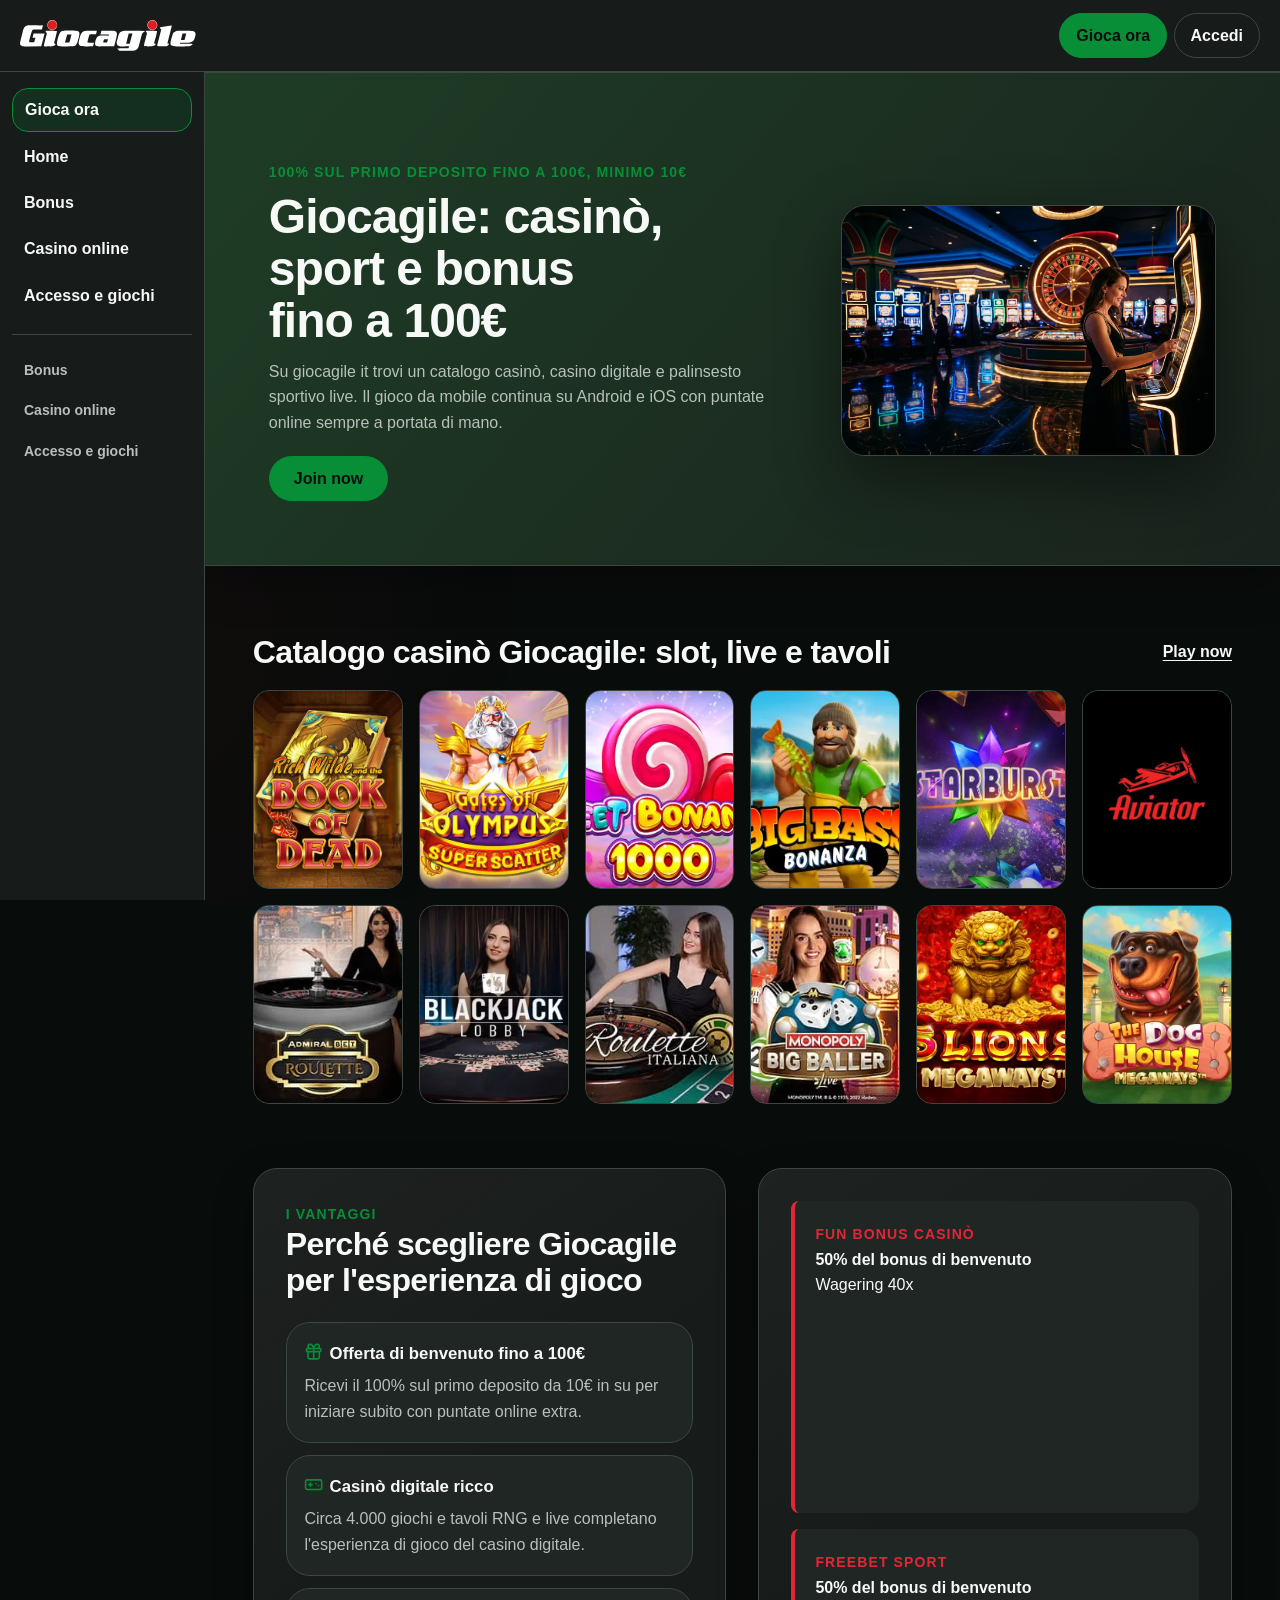
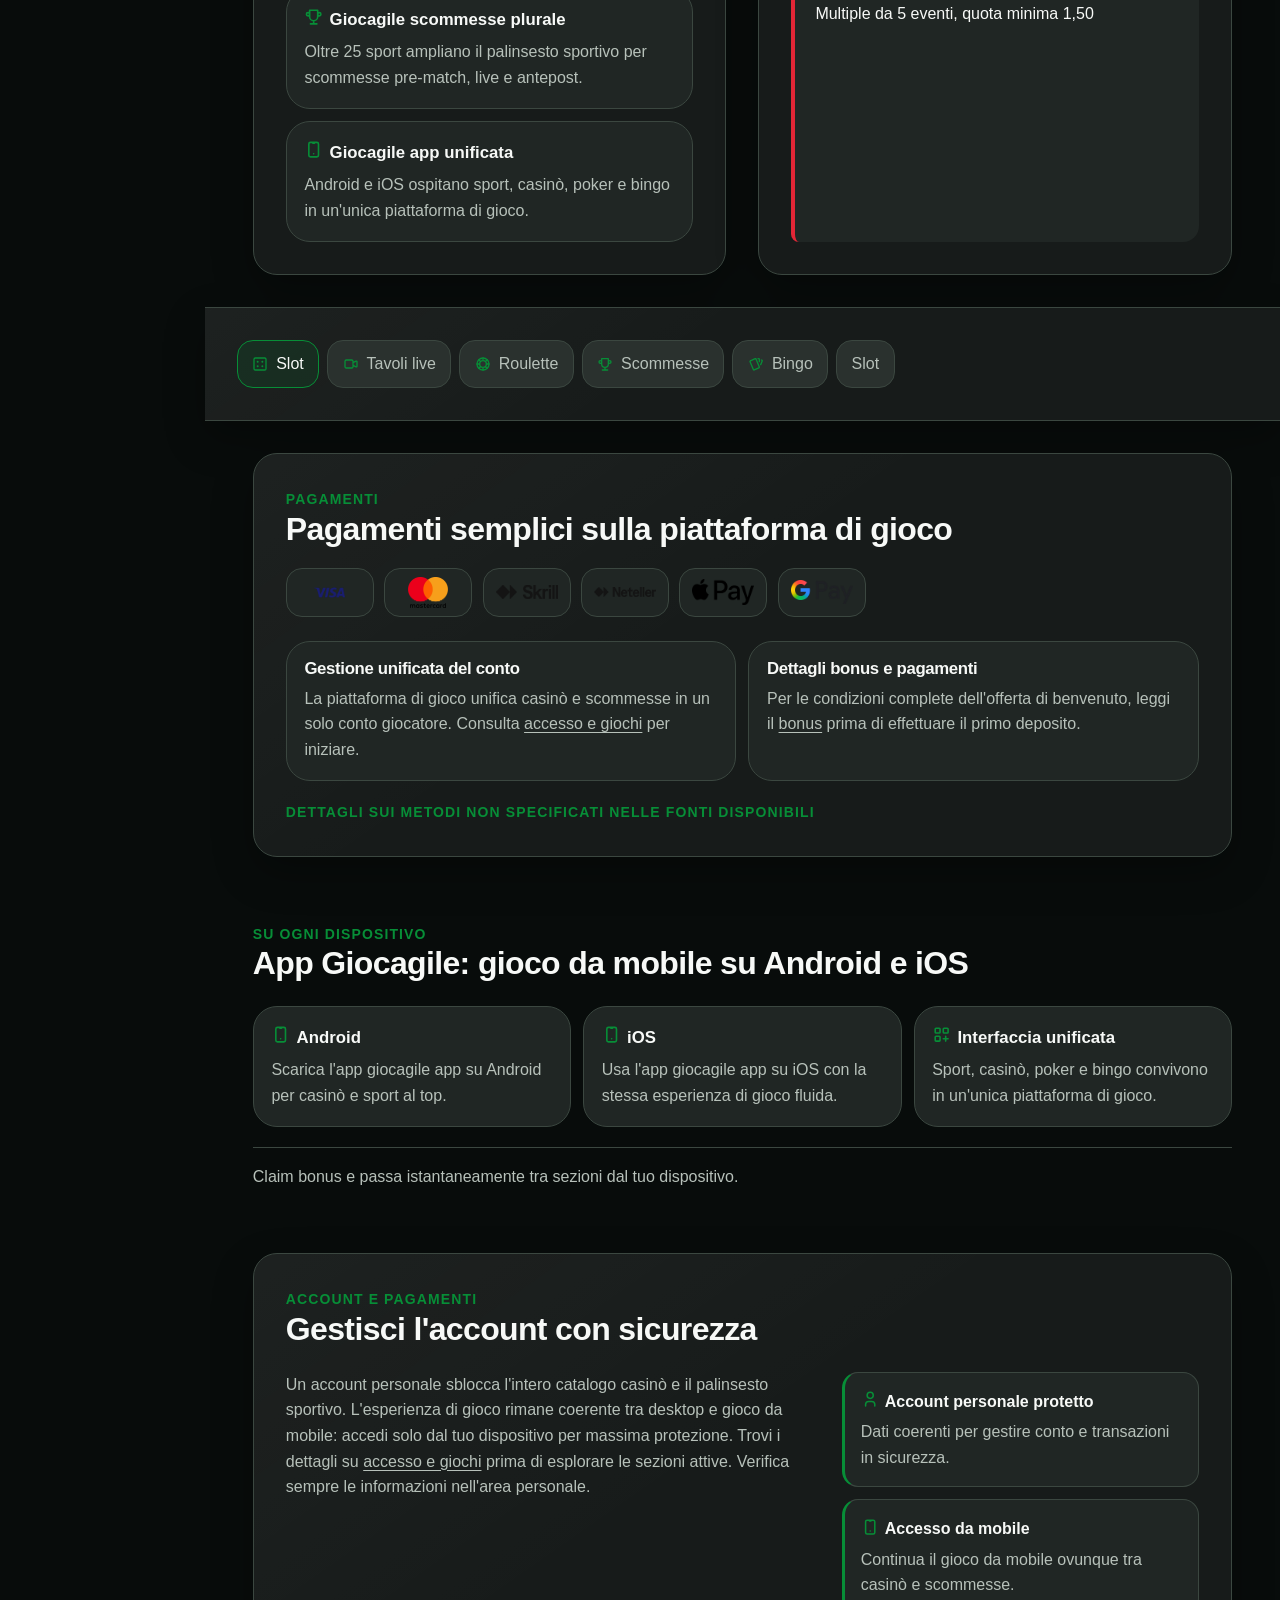
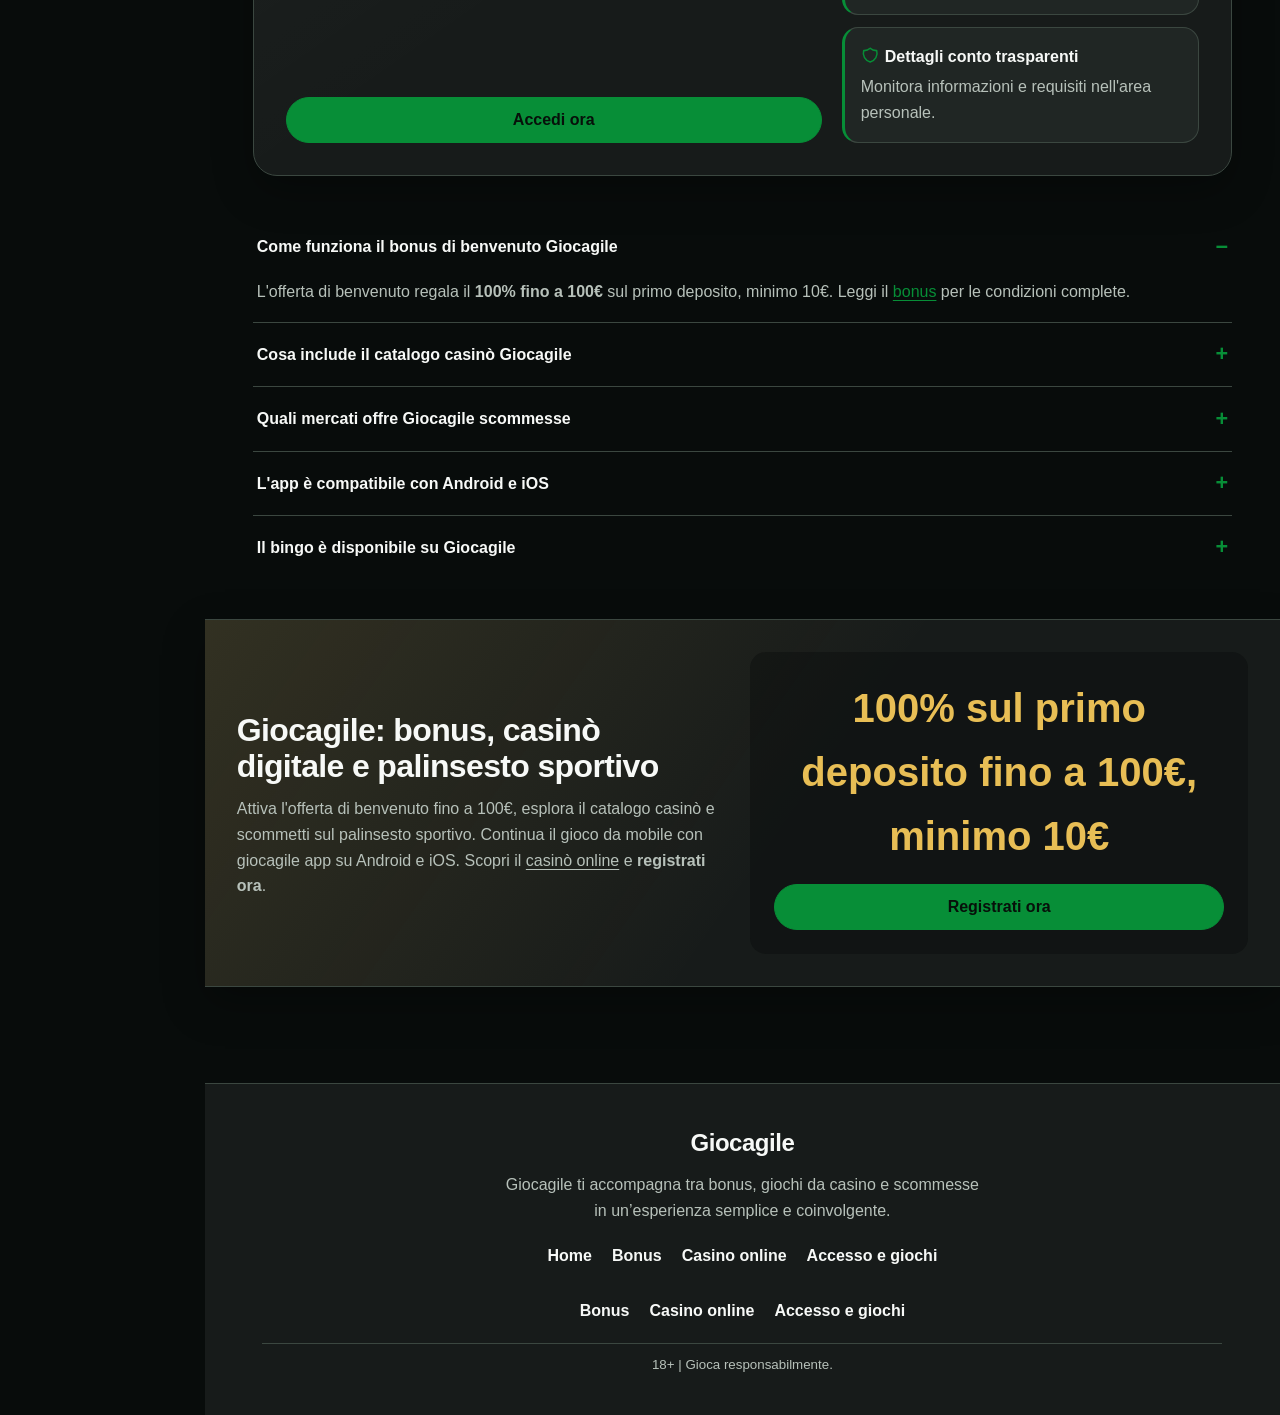
<file: index.html>
<!doctype html><!-- page route="/" -->

<html lang="it">
<head>
  <meta charset="utf-8">
  <meta name="viewport" content="width=device-width, initial-scale=1">
  <link rel="stylesheet" href="/site.css">
  <title>giocagile: bonus, giochi e scommesse</title>
<meta name="description" content="Scopri giocagile it: bonus di benvenuto, casinò con giochi selezionati, scommesse e accesso mobile in un’esperienza pensata per giocare."><link rel="canonical" href="https://giocagil-casino.it.com/"><link rel="icon" type="image/svg+xml" href="/favicon.svg"><meta property="og:title" content="giocagile: bonus, giochi e scommesse"><meta property="og:description" content="Scopri giocagile it: bonus di benvenuto, casinò con giochi selezionati, scommesse e accesso mobile in un’esperienza pensata per giocare."><meta property="og:url" content="https://giocagil-casino.it.com/"><meta property="og:image" content="https://giocagil-casino.it.com/og.svg"><meta property="og:type" content="website"><meta property="og:locale" content="it_IT"><meta property="og:site_name" content="Giocagile gaming operator"><meta name="twitter:card" content="summary_large_image"><script type="application/ld+json">{"@context":"https://schema.org","@graph":[{"@type":"WebSite","name":"giocagile: bonus, giochi e scommesse","url":"https://giocagil-casino.it.com/","description":"Scopri giocagile it: bonus di benvenuto, casinò con giochi selezionati, scommesse e accesso mobile in un’esperienza pensata per giocare.","inLanguage":"it"},{"@type":"BreadcrumbList","itemListElement":[{"@type":"ListItem","position":1,"name":"giocagile: bonus, giochi e scommesse","item":"https://giocagil-casino.it.com/"}]}]}</script></head>
<body>
  <header class="cr-top">
  <a class="cr-brand" href="/"><img src="/gio-logo.svg" alt="Giocagile"></a>
  <div class="cr-actions"><a href="/referral-link" rel="sponsored nofollow noopener" target="_blank">Gioca ora</a><a href="/referral-link" rel="sponsored nofollow noopener" target="_blank">Accedi</a></div>
</header>
<aside class="cr-side">
  <nav class="cr-nav" aria-label="Giocagile">
    <a class="cr-item cr-promo" href="/referral-link" rel="sponsored nofollow noopener" target="_blank">Gioca ora</a>
    <a class="cr-item" href="/">Home</a><a class="cr-item" href="/bonus/">Bonus</a><a class="cr-item" href="/casino-online/">Casino online</a><a class="cr-item" href="/accesso-e-giochi/">Accesso e giochi</a>
  </nav>
  <div class="cr-foot"><a class="cr-item" href="/bonus/">Bonus</a><a class="cr-item" href="/casino-online/">Casino online</a><a class="cr-item" href="/accesso-e-giochi/">Accesso e giochi</a></div>
</aside>
  <div class="cm-bar">
    <a class="cm-brand" href="/"><img src="/gio-logo.svg" alt="Giocagile"></a>
    <button class="cm-toggle" type="button" popovertarget="cm-drawer" aria-controls="cm-drawer">Menu</button>
  </div>
  <nav class="cm-drawer" id="cm-drawer" popover="auto" aria-label="Menu">
    <div class="cm-drawer-actions"><a href="/referral-link" rel="sponsored nofollow noopener" target="_blank">Gioca ora</a><a href="/referral-link" rel="sponsored nofollow noopener" target="_blank">Accedi</a></div>
    <div class="cm-drawer-nav"><a href="/">Home</a><a href="/bonus/">Bonus</a><a href="/casino-online/">Casino online</a><a href="/accesso-e-giochi/">Accesso e giochi</a></div>
    <div class="cm-drawer-support"><a href="/bonus/">Bonus</a><a href="/casino-online/">Casino online</a><a href="/accesso-e-giochi/">Accesso e giochi</a></div>
  </nav>
  <main>
    <!-- block:start instance="block-7aa34415" block="home.offer-hero" -->
<section class="pc pc-offer-hero pc-band"><div><small>100% sul primo deposito fino a 100€, minimo 10€</small><h1>Giocagile: casinò, sport e bonus fino a 100€</h1><p>Su giocagile it trovi un catalogo casinò, casino digitale e palinsesto sportivo live. Il gioco da mobile continua su Android e iOS con puntate online sempre a portata di mano.</p><a class="pc-action" href="/referral-link" rel="sponsored nofollow noopener" target="_blank">Join now</a></div><figure class="pc-offer-hero-art"><img src="assets/block-7aa34415-hero-image-0.webp" alt="Promotional hero visual showcasing the welcome offer experience" width="1264" height="848" loading="eager" decoding="async" fetchpriority="high"></figure></section>

<!-- block:end instance="block-7aa34415" -->
<!-- block:start instance="block-3b098595" block="home.game-carousel" -->
<section class="pc pc-game-carousel pc-flush"><header><strong>Catalogo casinò Giocagile: slot, live e tavoli</strong><a href="/referral-link" rel="sponsored nofollow noopener" target="_blank">Play now</a></header><div class="pc-game-tiles"><a href="/referral-link" rel="sponsored nofollow noopener" target="_blank" aria-label="Book of Dead, Catalogo casinò Giocagile"><figure class="pc-game-tile-art"><img src="assets/block-3b098595-game-art-0.webp" alt="Book of Dead" width="500" height="500" loading="lazy" decoding="async"></figure></a><a href="/referral-link" rel="sponsored nofollow noopener" target="_blank" aria-label="Gates of Olympus, Catalogo casinò Giocagile"><figure class="pc-game-tile-art"><img src="assets/block-3b098595-game-art-1.webp" alt="Gates of Olympus" width="500" height="500" loading="lazy" decoding="async"></figure></a><a href="/referral-link" rel="sponsored nofollow noopener" target="_blank" aria-label="Sweet Bonanza, Catalogo casinò Giocagile"><figure class="pc-game-tile-art"><img src="assets/block-3b098595-game-art-2.webp" alt="Sweet Bonanza" width="400" height="254" loading="lazy" decoding="async"></figure></a><a href="/referral-link" rel="sponsored nofollow noopener" target="_blank" aria-label="Big Bass Bonanza, Catalogo casinò Giocagile"><figure class="pc-game-tile-art"><img src="assets/block-3b098595-game-art-3.webp" alt="Big Bass Bonanza" width="325" height="234" loading="lazy" decoding="async"></figure></a><a href="/referral-link" rel="sponsored nofollow noopener" target="_blank" aria-label="Starburst, Catalogo casinò Giocagile"><figure class="pc-game-tile-art"><img src="assets/block-3b098595-game-art-4.webp" alt="Starburst" width="500" height="500" loading="lazy" decoding="async"></figure></a><a href="/referral-link" rel="sponsored nofollow noopener" target="_blank" aria-label="Aviator, Catalogo casinò Giocagile"><figure class="pc-game-tile-art"><img src="assets/block-3b098595-game-art-5.webp" alt="Aviator" width="512" height="512" loading="lazy" decoding="async"></figure></a><a href="/referral-link" rel="sponsored nofollow noopener" target="_blank" aria-label="Admiral Roulette 2, Catalogo casinò Giocagile"><figure class="pc-game-tile-art"><img src="assets/block-3b098595-game-art-6.webp" alt="Admiral Roulette 2" width="256" height="256" loading="lazy" decoding="async"></figure></a><a href="/referral-link" rel="sponsored nofollow noopener" target="_blank" aria-label="Blackjacklobby, Catalogo casinò Giocagile"><figure class="pc-game-tile-art"><img src="assets/block-3b098595-game-art-7.webp" alt="Blackjacklobby" width="512" height="512" loading="lazy" decoding="async"></figure></a><a href="/referral-link" rel="sponsored nofollow noopener" target="_blank" aria-label="Roulette Italiana, Catalogo casinò Giocagile"><figure class="pc-game-tile-art"><img src="assets/block-3b098595-game-art-8.webp" alt="Roulette Italiana" width="256" height="256" loading="lazy" decoding="async"></figure></a><a href="/referral-link" rel="sponsored nofollow noopener" target="_blank" aria-label="Monopoly Big Baller, Catalogo casinò Giocagile"><figure class="pc-game-tile-art"><img src="assets/block-3b098595-game-art-9.webp" alt="Monopoly Big Baller" width="256" height="256" loading="lazy" decoding="async"></figure></a><a href="/referral-link" rel="sponsored nofollow noopener" target="_blank" aria-label="5 Lions Megaways, Catalogo casinò Giocagile"><figure class="pc-game-tile-art"><img src="assets/block-3b098595-game-art-10.webp" alt="5 Lions Megaways" width="325" height="234" loading="lazy" decoding="async"></figure></a><a href="/referral-link" rel="sponsored nofollow noopener" target="_blank" aria-label="Dog House Megaways, Catalogo casinò Giocagile"><figure class="pc-game-tile-art"><img src="assets/block-3b098595-game-art-11.webp" alt="Dog House Megaways" width="325" height="234" loading="lazy" decoding="async"></figure></a></div></section>

<!-- block:end instance="block-3b098595" -->
<!-- block:start instance="block-c31da390" block="summary.strength-cards" -->
<section class="pc pc-strength-cards pc-pair-start"><header><div><small>I vantaggi</small><h2>Perché scegliere Giocagile per l&#39;esperienza di gioco</h2></div></header><ul class="pc-card-grid"><li><strong><svg class="pc-glyph" viewBox="0 0 24 24" aria-hidden="true" focusable="false"><g fill="none" stroke="currentColor" stroke-linecap="round" stroke-linejoin="round" stroke-width="2"><path d="M3 9a1 1 0 0 1 1-1h16a1 1 0 0 1 1 1v2a1 1 0 0 1-1 1H4a1 1 0 0 1-1-1zm9-1v13"></path><path d="M19 12v7a2 2 0 0 1-2 2H7a2 2 0 0 1-2-2v-7m2.5-4a2.5 2.5 0 0 1 0-5A4.8 8 0 0 1 12 8a4.8 8 0 0 1 4.5-5a2.5 2.5 0 0 1 0 5"></path></g></svg>Offerta di benvenuto fino a 100€</strong><span>Ricevi il 100% sul primo deposito da 10€ in su per iniziare subito con puntate online extra.</span></li><li><strong><svg class="pc-glyph" viewBox="0 0 24 24" aria-hidden="true" focusable="false"><path fill="none" stroke="currentColor" stroke-linecap="round" stroke-linejoin="round" stroke-width="2" d="M2 8a2 2 0 0 1 2-2h16a2 2 0 0 1 2 2v8a2 2 0 0 1-2 2H4a2 2 0 0 1-2-2zm4 4h4m-2-2v4m7-3v.01M18 13v.01"></path></svg>Casinò digitale ricco</strong><span>Circa 4.000 giochi e tavoli RNG e live completano l&#39;esperienza di gioco del casino digitale.</span></li><li><strong><svg class="pc-glyph" viewBox="0 0 24 24" aria-hidden="true" focusable="false"><path fill="none" stroke="currentColor" stroke-linecap="round" stroke-linejoin="round" stroke-width="2" d="M8 21h8m-4-4v4M7 4h10m0 0v8a5 5 0 0 1-10 0V4M3 9a2 2 0 1 0 4 0a2 2 0 1 0-4 0m14 0a2 2 0 1 0 4 0a2 2 0 1 0-4 0"></path></svg>Giocagile scommesse plurale</strong><span>Oltre 25 sport ampliano il palinsesto sportivo per scommesse pre-match, live e antepost.</span></li><li><strong><svg class="pc-glyph" viewBox="0 0 24 24" aria-hidden="true" focusable="false"><path fill="none" stroke="currentColor" stroke-linecap="round" stroke-linejoin="round" stroke-width="2" d="M6 5a2 2 0 0 1 2-2h8a2 2 0 0 1 2 2v14a2 2 0 0 1-2 2H8a2 2 0 0 1-2-2zm5-1h2m-1 13v.01"></path></svg>Giocagile app unificata</strong><span>Android e iOS ospitano sport, casinò, poker e bingo in un&#39;unica piattaforma di gioco.</span></li></ul></section>

<!-- block:end instance="block-c31da390" -->
<!-- block:start instance="block-df3a868e" block="review.bonus-cards" -->
<section class="pc pc-review-bonuses pc-pair-end"><article><small>Fun bonus casinò</small><b>50% del bonus di benvenuto</b><span>Wagering 40x</span></article><article><small>Freebet sport</small><b>50% del bonus di benvenuto</b><span>Multiple da 5 eventi, quota minima 1,50</span></article></section>

<!-- block:end instance="block-df3a868e" -->
<!-- block:start instance="block-92ad8975" block="home.category-tabs" -->
<nav class="pc pc-category-rail pc-band" aria-label="Menu 3"><div class="pc-tabs"><a href="/casino-online/" aria-current="page"><svg class="pc-glyph" viewBox="0 0 24 24" aria-hidden="true" focusable="false"><g fill="none" stroke="currentColor" stroke-linecap="round" stroke-linejoin="round" stroke-width="2"><path d="M3 5a2 2 0 0 1 2-2h14a2 2 0 0 1 2 2v14a2 2 0 0 1-2 2H5a2 2 0 0 1-2-2z"></path><path fill="currentColor" d="M8 8.5a.5.5 0 1 0 1 0a.5.5 0 1 0-1 0m7 0a.5.5 0 1 0 1 0a.5.5 0 1 0-1 0m0 7a.5.5 0 1 0 1 0a.5.5 0 1 0-1 0m-7 0a.5.5 0 1 0 1 0a.5.5 0 1 0-1 0"></path></g></svg>Slot</a><a href="/casino-online/"><svg class="pc-glyph" viewBox="0 0 24 24" aria-hidden="true" focusable="false"><path fill="none" stroke="currentColor" stroke-linecap="round" stroke-linejoin="round" stroke-width="2" d="m15 10l4.553-2.276A1 1 0 0 1 21 8.618v6.764a1 1 0 0 1-1.447.894L15 14zM3 8a2 2 0 0 1 2-2h8a2 2 0 0 1 2 2v8a2 2 0 0 1-2 2H5a2 2 0 0 1-2-2z"></path></svg>Tavoli live</a><a href="/casino-online/"><svg class="pc-glyph" viewBox="0 0 24 24" aria-hidden="true" focusable="false"><g fill="none" stroke="currentColor" stroke-linecap="round" stroke-linejoin="round" stroke-width="2"><path d="M3 12a9 9 0 1 0 18 0a9 9 0 1 0-18 0"></path><path d="M7 12a5 5 0 1 0 10 0a5 5 0 1 0-10 0m5-9v4m0 10v4m-9-9h4m10 0h4m-2.636-6.364l-2.828 2.828m-7.072 7.072l-2.828 2.828m0-12.728l2.828 2.828m7.072 7.072l2.828 2.828"></path></g></svg>Roulette</a><a href="/accesso-e-giochi/"><svg class="pc-glyph" viewBox="0 0 24 24" aria-hidden="true" focusable="false"><path fill="none" stroke="currentColor" stroke-linecap="round" stroke-linejoin="round" stroke-width="2" d="M8 21h8m-4-4v4M7 4h10m0 0v8a5 5 0 0 1-10 0V4M3 9a2 2 0 1 0 4 0a2 2 0 1 0-4 0m14 0a2 2 0 1 0 4 0a2 2 0 1 0-4 0"></path></svg>Scommesse</a><a href="/casino-online/"><svg class="pc-glyph" viewBox="0 0 24 24" aria-hidden="true" focusable="false"><path fill="none" stroke="currentColor" stroke-linecap="round" stroke-linejoin="round" stroke-width="2" d="m3.604 7.197l7.138-3.109a.96.96 0 0 1 1.27.527l4.924 11.902a1 1 0 0 1-.514 1.304L9.285 20.93a.96.96 0 0 1-1.271-.527L3.09 8.5a1 1 0 0 1 .514-1.304zM15 4h1a1 1 0 0 1 1 1v3.5M20 6q.396.168.768.315a1 1 0 0 1 .53 1.311L19 13"></path></svg>Bingo</a><a href="/casino-online/">Slot</a></div></nav>

<!-- block:end instance="block-92ad8975" -->
<!-- block:start instance="block-a1d2be9c" block="payments.method-groups" -->
<section class="pc pc-method-groups"><header><div><small>Pagamenti</small><h2>Pagamenti semplici sulla piattaforma di gioco</h2></div></header><ul class="pc-method-groups__marks"><li><img src="assets/block-a1d2be9c-payment-mark-0.webp" alt="Visa" width="640" height="640" loading="lazy"></li><li><img src="assets/block-a1d2be9c-payment-mark-1.webp" alt="Mastercard" width="640" height="497" loading="lazy"></li><li><img src="assets/block-a1d2be9c-payment-mark-2.webp" alt="Skrill" width="640" height="143" loading="lazy"></li><li><img src="assets/block-a1d2be9c-payment-mark-3.webp" alt="Neteller" width="640" height="100" loading="lazy"></li><li><img src="assets/block-a1d2be9c-payment-mark-4.webp" alt="Apple Pay" width="640" height="263" loading="lazy"></li><li><img src="assets/block-a1d2be9c-payment-mark-5.webp" alt="Google Pay" width="640" height="240" loading="lazy"></li></ul><div class="pc-card-grid pc-method-groups__groups"><article><h3>Gestione unificata del conto</h3><div><p>La piattaforma di gioco unifica casinò e scommesse in un solo conto giocatore. Consulta <a href="/accesso-e-giochi/">accesso e giochi</a> per iniziare.</p></div></article><article><h3>Dettagli bonus e pagamenti</h3><div><p>Per le condizioni complete dell&#39;offerta di benvenuto, leggi il <a href="/bonus/">bonus</a> prima di effettuare il primo deposito.</p></div></article></div><footer><small>Dettagli sui metodi non specificati nelle fonti disponibili</small></footer></section>

<!-- block:end instance="block-a1d2be9c" -->
<!-- block:start instance="block-4838c9dc" block="guidance.platform-cards" -->
<section class="pc pc-platform-cards pc-flush"><header><div><small>Su ogni dispositivo</small><h2>App Giocagile: gioco da mobile su Android e iOS</h2></div></header><ul class="pc-card-grid"><li><strong><svg class="pc-glyph" viewBox="0 0 24 24" aria-hidden="true" focusable="false"><path fill="none" stroke="currentColor" stroke-linecap="round" stroke-linejoin="round" stroke-width="2" d="M6 5a2 2 0 0 1 2-2h8a2 2 0 0 1 2 2v14a2 2 0 0 1-2 2H8a2 2 0 0 1-2-2zm5-1h2m-1 13v.01"></path></svg>Android</strong><span>Scarica l&#39;app giocagile app su Android per casinò e sport al top.</span></li><li><strong><svg class="pc-glyph" viewBox="0 0 24 24" aria-hidden="true" focusable="false"><path fill="none" stroke="currentColor" stroke-linecap="round" stroke-linejoin="round" stroke-width="2" d="M6 5a2 2 0 0 1 2-2h8a2 2 0 0 1 2 2v14a2 2 0 0 1-2 2H8a2 2 0 0 1-2-2zm5-1h2m-1 13v.01"></path></svg>iOS</strong><span>Usa l&#39;app giocagile app su iOS con la stessa esperienza di gioco fluida.</span></li><li><strong><svg class="pc-glyph" viewBox="0 0 24 24" aria-hidden="true" focusable="false"><path fill="none" stroke="currentColor" stroke-linecap="round" stroke-linejoin="round" stroke-width="2" d="M4 5a1 1 0 0 1 1-1h4a1 1 0 0 1 1 1v4a1 1 0 0 1-1 1H5a1 1 0 0 1-1-1zm10 0a1 1 0 0 1 1-1h4a1 1 0 0 1 1 1v4a1 1 0 0 1-1 1h-4a1 1 0 0 1-1-1zM4 15a1 1 0 0 1 1-1h4a1 1 0 0 1 1 1v4a1 1 0 0 1-1 1H5a1 1 0 0 1-1-1zm10 2h6m-3-3v6"></path></svg>Interfaccia unificata</strong><span>Sport, casinò, poker e bingo convivono in un&#39;unica piattaforma di gioco.</span></li></ul><p class="pc-platform-cards__summary">Claim bonus e passa istantaneamente tra sezioni dal tuo dispositivo.</p></section>

<!-- block:end instance="block-4838c9dc" -->
<!-- block:start instance="block-e8ef8757" block="trust.account-security" -->
<section class="pc pc-guide-panel pc-account-security"><header><div><small>Account e pagamenti</small><h2>Gestisci l&#39;account con sicurezza</h2></div></header><div class="pc-guide-panel__grid"><div class="pc-guide-panel__body"><p>Un account personale sblocca l&#39;intero catalogo casinò e il palinsesto sportivo. L&#39;esperienza di gioco rimane coerente tra desktop e gioco da mobile: accedi solo dal tuo dispositivo per massima protezione. Trovi i dettagli su <a href="/accesso-e-giochi/">accesso e giochi</a> prima di esplorare le sezioni attive. Verifica sempre le informazioni nell&#39;area personale.</p><a class="pc-action" href="/accesso-e-giochi/">Accedi ora</a></div><ul class="pc-guide-panel__notes"><li><strong><svg class="pc-glyph" viewBox="0 0 24 24" aria-hidden="true" focusable="false"><path fill="none" stroke="currentColor" stroke-linecap="round" stroke-linejoin="round" stroke-width="2" d="M8 7a4 4 0 1 0 8 0a4 4 0 0 0-8 0M6 21v-2a4 4 0 0 1 4-4h4a4 4 0 0 1 4 4v2"></path></svg>Account personale protetto</strong><span>Dati coerenti per gestire conto e transazioni in sicurezza.</span></li><li><strong><svg class="pc-glyph" viewBox="0 0 24 24" aria-hidden="true" focusable="false"><path fill="none" stroke="currentColor" stroke-linecap="round" stroke-linejoin="round" stroke-width="2" d="M6 5a2 2 0 0 1 2-2h8a2 2 0 0 1 2 2v14a2 2 0 0 1-2 2H8a2 2 0 0 1-2-2zm5-1h2m-1 13v.01"></path></svg>Accesso da mobile</strong><span>Continua il gioco da mobile ovunque tra casinò e scommesse.</span></li><li><strong><svg class="pc-glyph" viewBox="0 0 24 24" aria-hidden="true" focusable="false"><path fill="none" stroke="currentColor" stroke-linecap="round" stroke-linejoin="round" stroke-width="2" d="M12 3a12 12 0 0 0 8.5 3A12 12 0 0 1 12 21A12 12 0 0 1 3.5 6A12 12 0 0 0 12 3"></path></svg>Dettagli conto trasparenti</strong><span>Monitora informazioni e requisiti nell&#39;area personale.</span></li></ul></div></section>

<!-- block:end instance="block-e8ef8757" -->
<!-- block:start instance="block-beebcf50" block="interaction.faq-accordion" -->
<section class="pc pc-faq pc-flush"><details name="pc-faq-Come funziona il bonus di benvenuto Giocagile" open><summary>Come funziona il bonus di benvenuto Giocagile</summary><div><p>L&#39;offerta di benvenuto regala il <strong>100% fino a 100€</strong> sul primo deposito, minimo 10€. Leggi il <a href="/bonus/">bonus</a> per le condizioni complete.</p></div></details><details name="pc-faq-Come funziona il bonus di benvenuto Giocagile"><summary>Cosa include il catalogo casinò Giocagile</summary><div><p>Il casino digitale ospita circa 4.000 slot, tavoli RNG e live. Esplora il <a href="/casino-online/">casinò online</a>.</p></div></details><details name="pc-faq-Come funziona il bonus di benvenuto Giocagile"><summary>Quali mercati offre Giocagile scommesse</summary><div><p>Il palinsesto sportivo copre oltre 25 sport con puntate online pre-match, live e antepost.</p></div></details><details name="pc-faq-Come funziona il bonus di benvenuto Giocagile"><summary>L&#39;app è compatibile con Android e iOS</summary><div><p>Sì, giocagile app funziona su Android e iOS riunendo più prodotti in un&#39;unica esperienza di gioco. Vai a <a href="/accesso-e-giochi/">accesso e giochi</a>.</p></div></details><details name="pc-faq-Come funziona il bonus di benvenuto Giocagile"><summary>Il bingo è disponibile su Giocagile</summary><div><p>Sì, sono aperte 5 sale bingo con cartelle da 0,05€.</p></div></details></section>

<!-- block:end instance="block-beebcf50" -->
<!-- block:start instance="block-8ef4b145" block="conversion.closing-cta" -->
<section class="pc pc-closing-cta pc-band"><div><h2>Giocagile: bonus, casinò digitale e palinsesto sportivo</h2><div><p>Attiva l&#39;offerta di benvenuto fino a 100€, esplora il catalogo casinò e scommetti sul palinsesto sportivo. Continua il gioco da mobile con giocagile app su Android e iOS. Scopri il <a href="/casino-online/">casinò online</a> e <strong>registrati ora</strong>.</p></div></div><aside><strong>100% sul primo deposito fino a 100€, minimo 10€</strong><a class="pc-action" href="/referral-link" rel="sponsored nofollow noopener" target="_blank">Registrati ora</a></aside></section>

<!-- block:end instance="block-8ef4b145" -->
  </main>
  <footer class="fs-foot">
  <strong>Giocagile</strong>
  <p>Giocagile ti accompagna tra bonus, giochi da casino e scommesse in un’esperienza semplice e coinvolgente.</p>
  <nav aria-label="Giocagile"><a href="/">Home</a><a href="/bonus/">Bonus</a><a href="/casino-online/">Casino online</a><a href="/accesso-e-giochi/">Accesso e giochi</a></nav>
  <nav aria-label="Giocagile"><a href="/bonus/">Bonus</a><a href="/casino-online/">Casino online</a><a href="/accesso-e-giochi/">Accesso e giochi</a></nav>
  <small>18+ | Gioca responsabilmente.</small>
</footer>
</body>
</html>
</file>
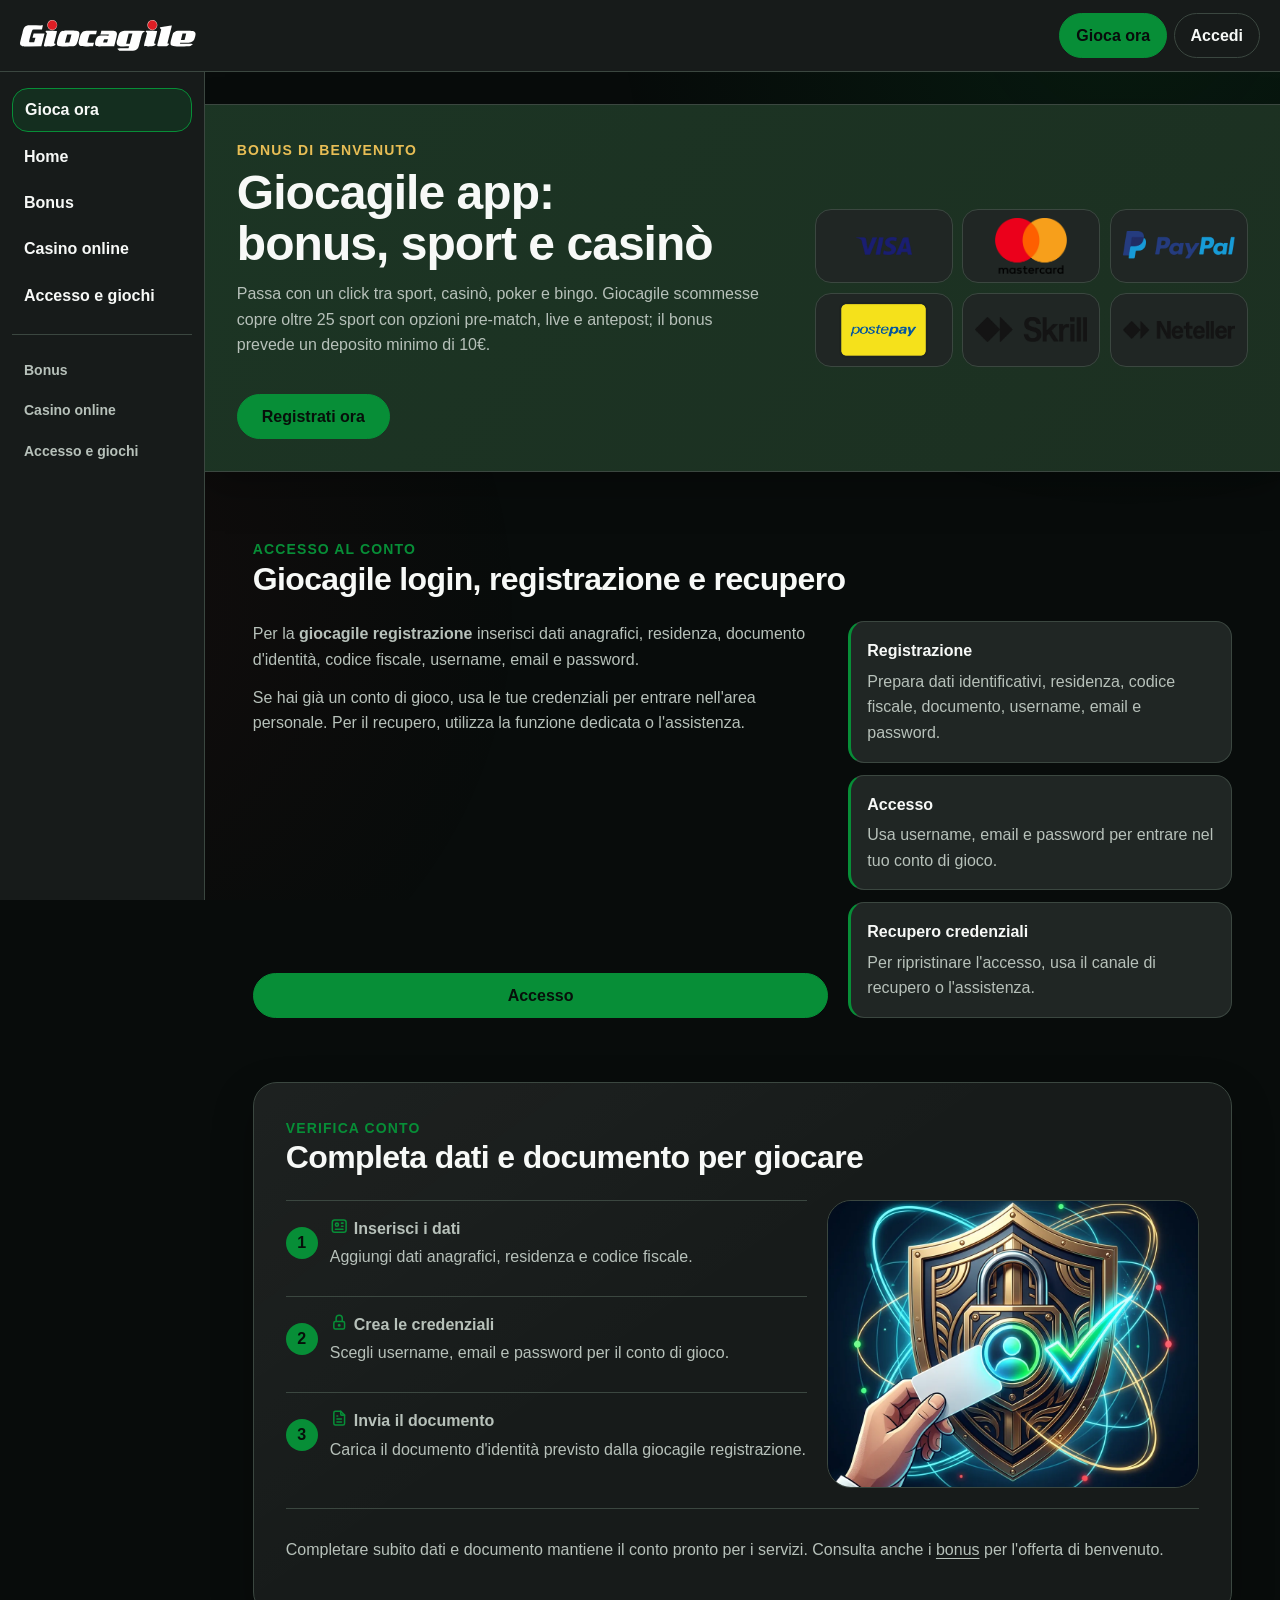
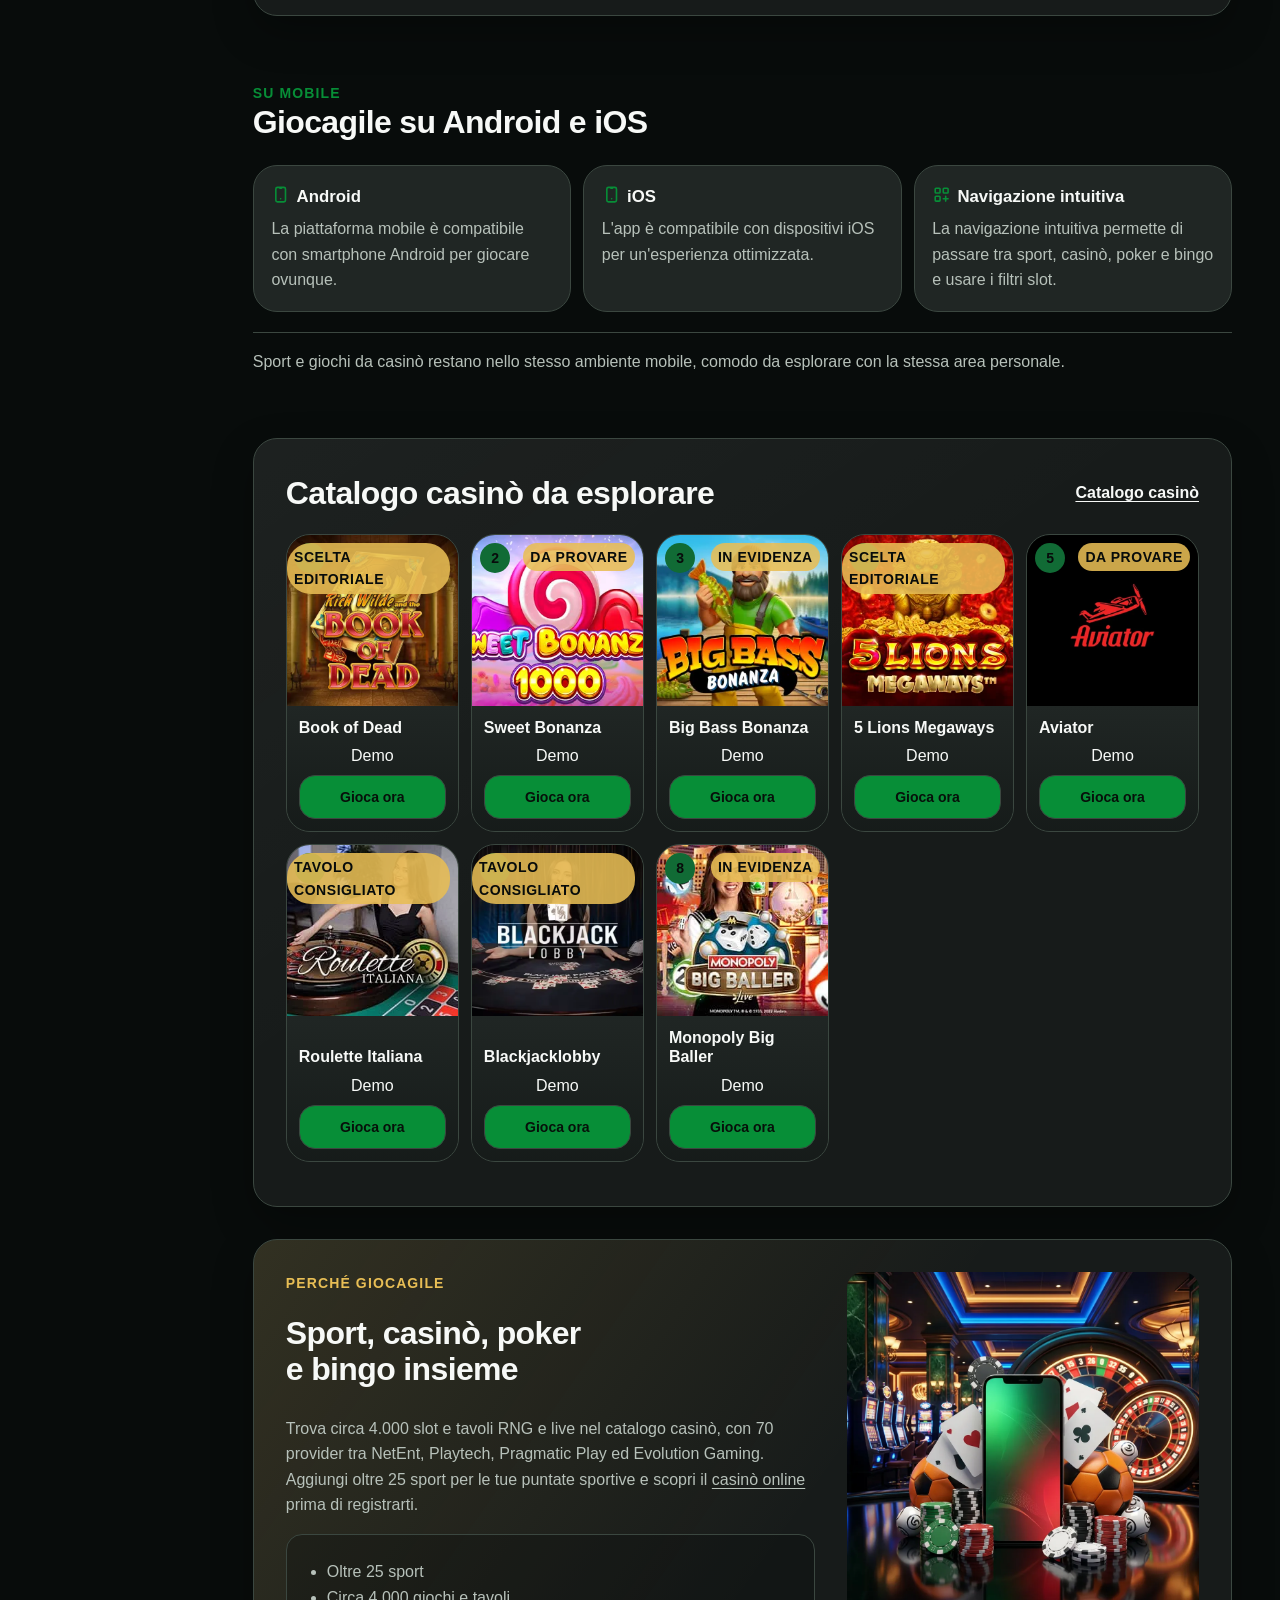
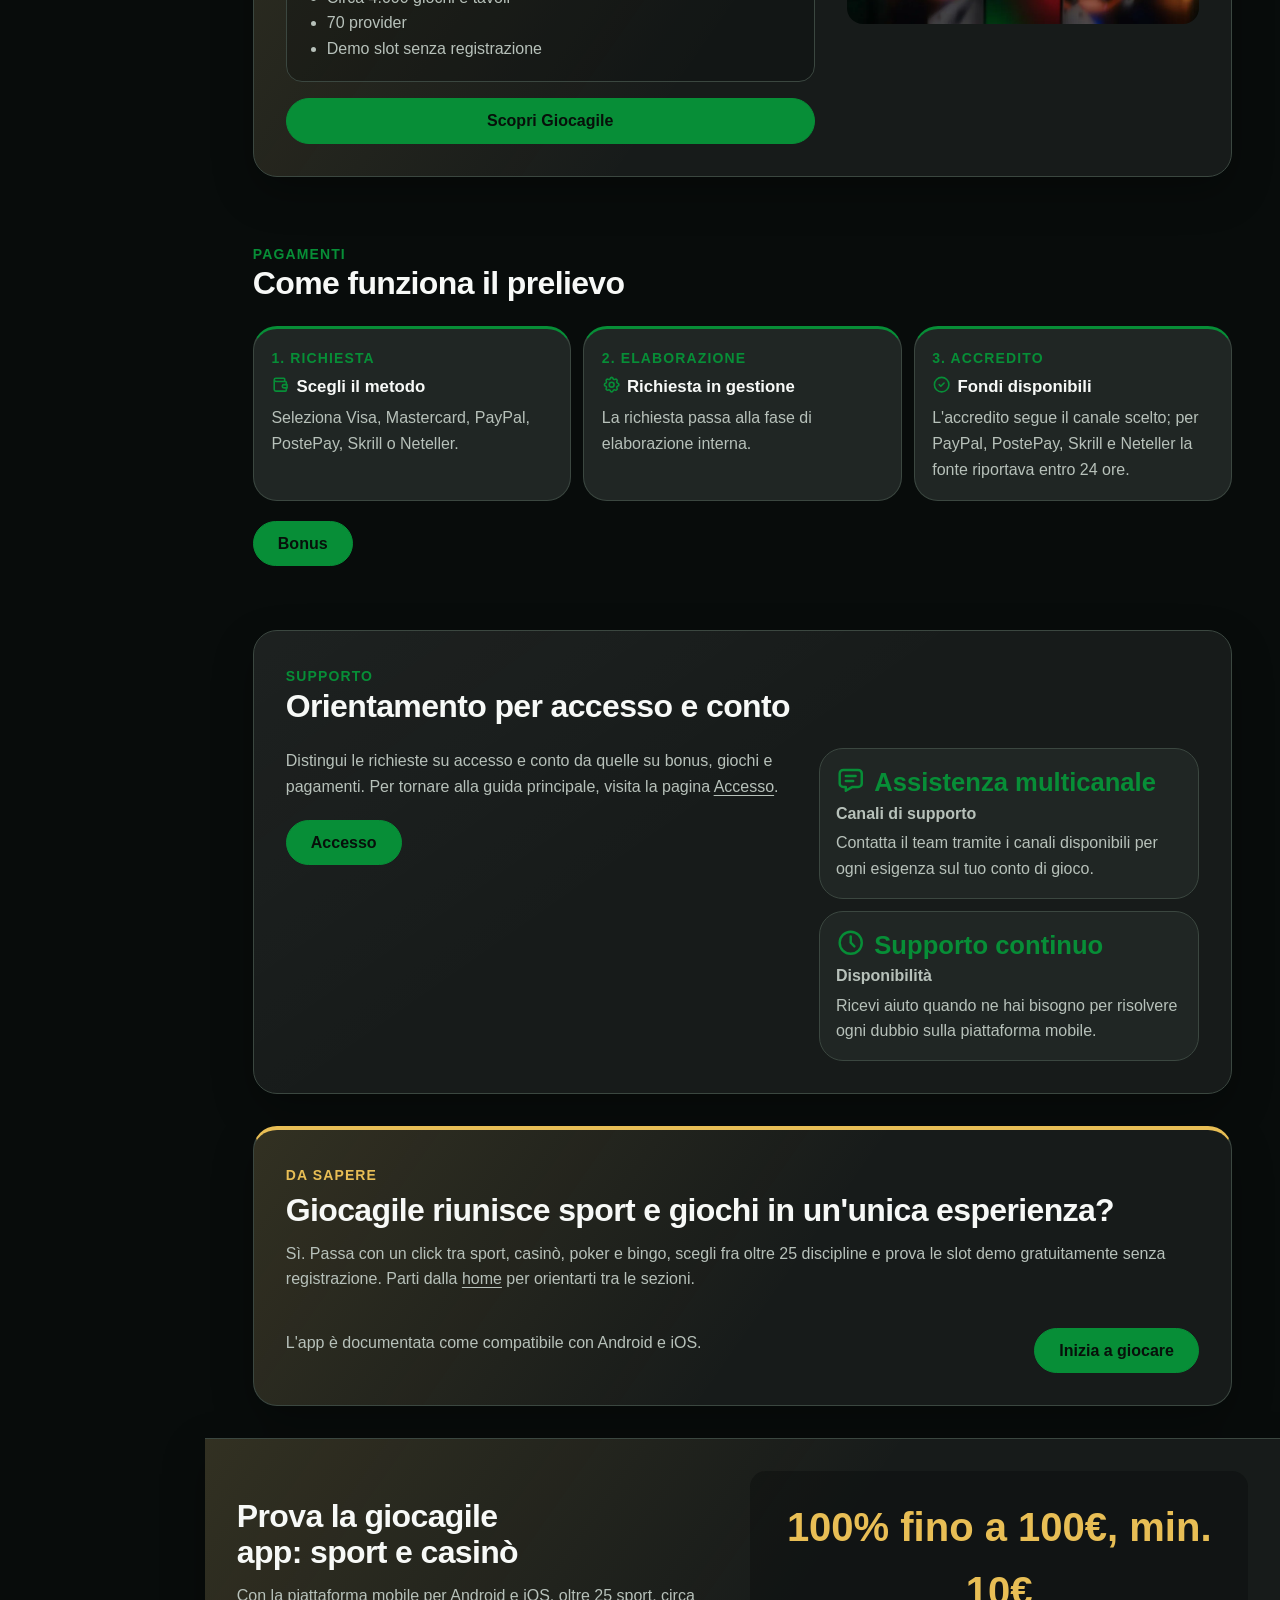
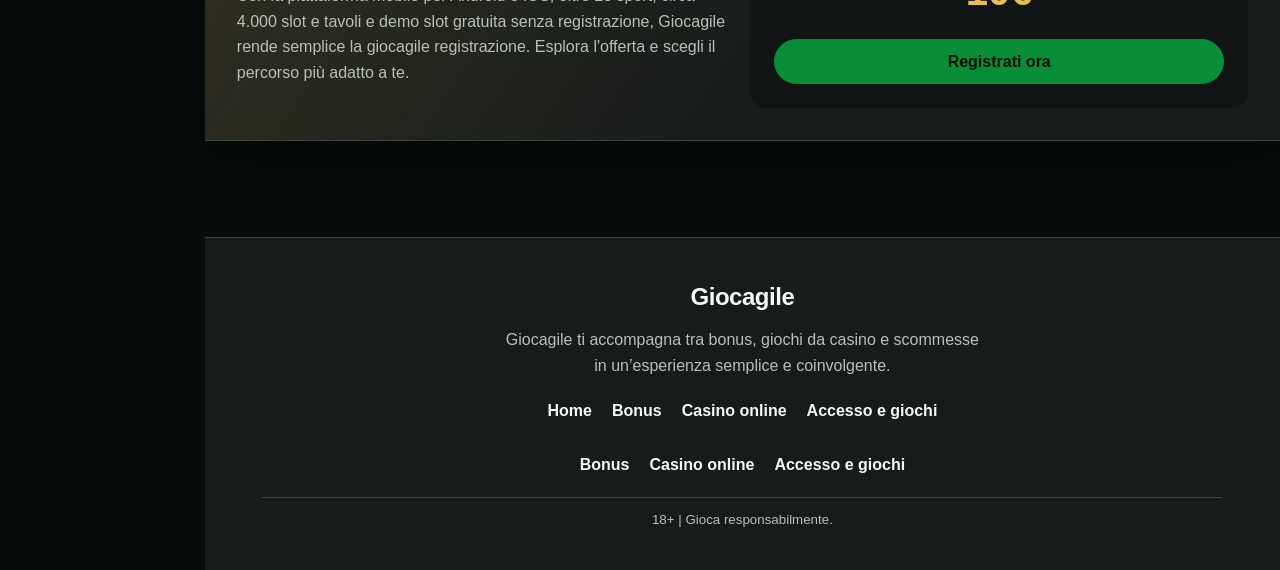
<file: accesso-e-giochi/index.html>
<!doctype html><!-- page route="/accesso-e-giochi/" -->

<html lang="it">
<head>
  <meta charset="utf-8">
  <meta name="viewport" content="width=device-width, initial-scale=1">
  <link rel="stylesheet" href="/site.css">
  <title>Giocagile app: accesso, giochi e scommesse</title>
<meta name="description" content="Giocagile app riunisce casinò e giocagile scommesse su mobile: scopri accesso, registrazione, giochi demo e pagamenti supportati."><link rel="canonical" href="https://giocagil-casino.it.com/accesso-e-giochi/"><link rel="icon" type="image/svg+xml" href="/favicon.svg"><meta property="og:title" content="Giocagile app: accesso, giochi e scommesse"><meta property="og:description" content="Giocagile app riunisce casinò e giocagile scommesse su mobile: scopri accesso, registrazione, giochi demo e pagamenti supportati."><meta property="og:url" content="https://giocagil-casino.it.com/accesso-e-giochi/"><meta property="og:image" content="https://giocagil-casino.it.com/og.svg"><meta property="og:type" content="website"><meta property="og:locale" content="it_IT"><meta property="og:site_name" content="Giocagile gaming operator"><meta name="twitter:card" content="summary_large_image"><script type="application/ld+json">{"@context":"https://schema.org","@graph":[{"@type":"WebPage","name":"Giocagile app: accesso, giochi e scommesse","url":"https://giocagil-casino.it.com/accesso-e-giochi/","description":"Giocagile app riunisce casinò e giocagile scommesse su mobile: scopri accesso, registrazione, giochi demo e pagamenti supportati.","inLanguage":"it"},{"@type":"BreadcrumbList","itemListElement":[{"@type":"ListItem","position":1,"name":"Giocagile gaming operator","item":"https://giocagil-casino.it.com/"},{"@type":"ListItem","position":2,"name":"Giocagile app: accesso, giochi e scommesse","item":"https://giocagil-casino.it.com/accesso-e-giochi/"}]}]}</script></head>
<body>
  <header class="cr-top">
  <a class="cr-brand" href="/"><img src="/gio-logo.svg" alt="Giocagile"></a>
  <div class="cr-actions"><a href="/referral-link" rel="sponsored nofollow noopener" target="_blank">Gioca ora</a><a href="/referral-link" rel="sponsored nofollow noopener" target="_blank">Accedi</a></div>
</header>
<aside class="cr-side">
  <nav class="cr-nav" aria-label="Giocagile">
    <a class="cr-item cr-promo" href="/referral-link" rel="sponsored nofollow noopener" target="_blank">Gioca ora</a>
    <a class="cr-item" href="/">Home</a><a class="cr-item" href="/bonus/">Bonus</a><a class="cr-item" href="/casino-online/">Casino online</a><a class="cr-item" href="/accesso-e-giochi/">Accesso e giochi</a>
  </nav>
  <div class="cr-foot"><a class="cr-item" href="/bonus/">Bonus</a><a class="cr-item" href="/casino-online/">Casino online</a><a class="cr-item" href="/accesso-e-giochi/">Accesso e giochi</a></div>
</aside>
  <div class="cm-bar">
    <a class="cm-brand" href="/"><img src="/gio-logo.svg" alt="Giocagile"></a>
    <button class="cm-toggle" type="button" popovertarget="cm-drawer" aria-controls="cm-drawer">Menu</button>
  </div>
  <nav class="cm-drawer" id="cm-drawer" popover="auto" aria-label="Menu">
    <div class="cm-drawer-actions"><a href="/referral-link" rel="sponsored nofollow noopener" target="_blank">Gioca ora</a><a href="/referral-link" rel="sponsored nofollow noopener" target="_blank">Accedi</a></div>
    <div class="cm-drawer-nav"><a href="/">Home</a><a href="/bonus/">Bonus</a><a href="/casino-online/">Casino online</a><a href="/accesso-e-giochi/">Accesso e giochi</a></div>
    <div class="cm-drawer-support"><a href="/bonus/">Bonus</a><a href="/casino-online/">Casino online</a><a href="/accesso-e-giochi/">Accesso e giochi</a></div>
  </nav>
  <main>
    <!-- block:start instance="block-ada9578a" block="home.offer-payment-hero" -->
<section class="pc pc-offer-payment-hero pc-band"><div><small>Bonus di benvenuto</small><h1>Giocagile app: bonus, sport e casinò</h1><p>Passa con un click tra sport, casinò, poker e bingo. Giocagile scommesse copre oltre 25 sport con opzioni pre-match, live e antepost; il bonus prevede un deposito minimo di 10€.</p><a class="pc-action" href="/referral-link" rel="sponsored nofollow noopener" target="_blank">Registrati ora</a></div><ul class="pc-offer-payment-marks" aria-label="Metodi di pagamento disponibili"><li><img src="assets/block-ada9578a-payment-mark-0.webp" alt="Visa" width="640" height="640" loading="eager" decoding="async" fetchpriority="high"></li><li><img src="assets/block-ada9578a-payment-mark-1.webp" alt="Mastercard" width="640" height="497" loading="lazy" decoding="async"></li><li><img src="assets/block-ada9578a-payment-mark-2.webp" alt="PayPal" width="640" height="171" loading="lazy" decoding="async"></li><li><img src="assets/block-ada9578a-payment-mark-3.webp" alt="PostePay" width="640" height="405" loading="lazy" decoding="async"></li><li><img src="assets/block-ada9578a-payment-mark-4.webp" alt="Skrill" width="640" height="143" loading="lazy" decoding="async"></li><li><img src="assets/block-ada9578a-payment-mark-5.webp" alt="Neteller" width="640" height="100" loading="lazy" decoding="async"></li></ul></section>

<!-- block:end instance="block-ada9578a" -->
<!-- block:start instance="block-acd9d2e6" block="guidance.access-guide" -->
<section class="pc pc-guide-panel pc-access-guide pc-flush"><header><div><small>Accesso al conto</small><h2>Giocagile login, registrazione e recupero</h2></div></header><div class="pc-guide-panel__grid"><div class="pc-guide-panel__body"><p>Per la <strong>giocagile registrazione</strong> inserisci dati anagrafici, residenza, documento d&#39;identità, codice fiscale, username, email e password.</p>
<p>Se hai già un conto di gioco, usa le tue credenziali per entrare nell&#39;area personale. Per il recupero, utilizza la funzione dedicata o l&#39;assistenza.</p><a class="pc-action" href="/accesso-e-giochi/">Accesso</a></div><ul class="pc-guide-panel__notes"><li><strong>Registrazione</strong><span>Prepara dati identificativi, residenza, codice fiscale, documento, username, email e password.</span></li><li><strong>Accesso</strong><span>Usa username, email e password per entrare nel tuo conto di gioco.</span></li><li><strong>Recupero credenziali</strong><span>Per ripristinare l&#39;accesso, usa il canale di recupero o l&#39;assistenza.</span></li></ul></div></section>

<!-- block:end instance="block-acd9d2e6" -->
<!-- block:start instance="block-051072af" block="compliance.verification-steps" -->
<section class="pc pc-verification-steps"><header><div><small>Verifica conto</small><h2>Completa dati e documento per giocare</h2></div></header><div class="pc-verification-steps__grid"><ol class="pc-verification-steps__steps"><li><b>1</b><span><strong><svg class="pc-glyph" viewBox="0 0 24 24" aria-hidden="true" focusable="false"><g fill="none" stroke="currentColor" stroke-linecap="round" stroke-linejoin="round" stroke-width="2"><path d="M3 7a3 3 0 0 1 3-3h12a3 3 0 0 1 3 3v10a3 3 0 0 1-3 3H6a3 3 0 0 1-3-3z"></path><path d="M7 10a2 2 0 1 0 4 0a2 2 0 1 0-4 0m8-2h2m-2 4h2M7 16h10"></path></g></svg>Inserisci i dati</strong><span>Aggiungi dati anagrafici, residenza e codice fiscale.</span></span></li><li><b>2</b><span><strong><svg class="pc-glyph" viewBox="0 0 24 24" aria-hidden="true" focusable="false"><g fill="none" stroke="currentColor" stroke-linecap="round" stroke-linejoin="round" stroke-width="2"><path d="M5 13a2 2 0 0 1 2-2h10a2 2 0 0 1 2 2v6a2 2 0 0 1-2 2H7a2 2 0 0 1-2-2z"></path><path d="M11 16a1 1 0 1 0 2 0a1 1 0 0 0-2 0m-3-5V7a4 4 0 1 1 8 0v4"></path></g></svg>Crea le credenziali</strong><span>Scegli username, email e password per il conto di gioco.</span></span></li><li><b>3</b><span><strong><svg class="pc-glyph" viewBox="0 0 24 24" aria-hidden="true" focusable="false"><g fill="none" stroke="currentColor" stroke-linecap="round" stroke-linejoin="round" stroke-width="2"><path d="M14 3v4a1 1 0 0 0 1 1h4"></path><path d="M17 21H7a2 2 0 0 1-2-2V5a2 2 0 0 1 2-2h7l5 5v11a2 2 0 0 1-2 2M9 9h1m-1 4h6m-6 4h6"></path></g></svg>Invia il documento</strong><span>Carica il documento d&#39;identità previsto dalla giocagile registrazione.</span></span></li></ol><figure class="pc-verification-steps__visual"><img src="assets/block-051072af-visual-0.webp" alt="Editorial visual supporting the verification flow" width="1024" height="1024" loading="lazy"></figure></div><div class="pc-verification-steps__rationale"><p>Completare subito dati e documento mantiene il conto pronto per i servizi. Consulta anche i <a href="/bonus/">bonus</a> per l&#39;offerta di benvenuto.</p></div></section>

<!-- block:end instance="block-051072af" -->
<!-- block:start instance="block-a3a95830" block="guidance.platform-cards" -->
<section class="pc pc-platform-cards pc-flush"><header><div><small>Su mobile</small><h2>Giocagile su Android e iOS</h2></div></header><ul class="pc-card-grid"><li><strong><svg class="pc-glyph" viewBox="0 0 24 24" aria-hidden="true" focusable="false"><path fill="none" stroke="currentColor" stroke-linecap="round" stroke-linejoin="round" stroke-width="2" d="M6 5a2 2 0 0 1 2-2h8a2 2 0 0 1 2 2v14a2 2 0 0 1-2 2H8a2 2 0 0 1-2-2zm5-1h2m-1 13v.01"></path></svg>Android</strong><span>La piattaforma mobile è compatibile con smartphone Android per giocare ovunque.</span></li><li><strong><svg class="pc-glyph" viewBox="0 0 24 24" aria-hidden="true" focusable="false"><path fill="none" stroke="currentColor" stroke-linecap="round" stroke-linejoin="round" stroke-width="2" d="M6 5a2 2 0 0 1 2-2h8a2 2 0 0 1 2 2v14a2 2 0 0 1-2 2H8a2 2 0 0 1-2-2zm5-1h2m-1 13v.01"></path></svg>iOS</strong><span>L&#39;app è compatibile con dispositivi iOS per un&#39;esperienza ottimizzata.</span></li><li><strong><svg class="pc-glyph" viewBox="0 0 24 24" aria-hidden="true" focusable="false"><path fill="none" stroke="currentColor" stroke-linecap="round" stroke-linejoin="round" stroke-width="2" d="M4 5a1 1 0 0 1 1-1h4a1 1 0 0 1 1 1v4a1 1 0 0 1-1 1H5a1 1 0 0 1-1-1zm10 0a1 1 0 0 1 1-1h4a1 1 0 0 1 1 1v4a1 1 0 0 1-1 1h-4a1 1 0 0 1-1-1zM4 15a1 1 0 0 1 1-1h4a1 1 0 0 1 1 1v4a1 1 0 0 1-1 1H5a1 1 0 0 1-1-1zm10 2h6m-3-3v6"></path></svg>Navigazione intuitiva</strong><span>La navigazione intuitiva permette di passare tra sport, casinò, poker e bingo e usare i filtri slot.</span></li></ul><p class="pc-platform-cards__summary">Sport e giochi da casinò restano nello stesso ambiente mobile, comodo da esplorare con la stessa area personale.</p></section>

<!-- block:end instance="block-a3a95830" -->
<!-- block:start instance="block-4c096d55" block="home.ranked-game-rail" -->
<section class="pc pc-ranked-game-rail"><header><strong>Catalogo casinò da esplorare</strong><a href="/referral-link" rel="sponsored nofollow noopener" target="_blank">Catalogo casinò</a></header><ol class="pc-ranked-game-rail__list"><li><article class="pc-game-demo-card pc-ranked-game-rail__card"><figure class="pc-game-tile-art"><img src="assets/block-4c096d55-game-art-0.webp" alt="Book of Dead" width="500" height="500" loading="lazy"></figure><b class="pc-ranked-game-rail__rank">1</b><span class="pc-ranked-game-rail__status">Scelta editoriale</span><footer><span class="pc-ranked-game-rail__name">Book of Dead</span><a href="/referral-link" rel="sponsored nofollow noopener" target="_blank" aria-label="Demo: Book of Dead">Demo</a><a class="pc-action" href="/referral-link" rel="sponsored nofollow noopener" target="_blank" aria-label="Gioca ora: Book of Dead">Gioca ora</a></footer></article></li><li><article class="pc-game-demo-card pc-ranked-game-rail__card"><figure class="pc-game-tile-art"><img src="assets/block-4c096d55-game-art-1.webp" alt="Sweet Bonanza" width="400" height="254" loading="lazy"></figure><b class="pc-ranked-game-rail__rank">2</b><span class="pc-ranked-game-rail__status">Da provare</span><footer><span class="pc-ranked-game-rail__name">Sweet Bonanza</span><a href="/referral-link" rel="sponsored nofollow noopener" target="_blank" aria-label="Demo: Sweet Bonanza">Demo</a><a class="pc-action" href="/referral-link" rel="sponsored nofollow noopener" target="_blank" aria-label="Gioca ora: Sweet Bonanza">Gioca ora</a></footer></article></li><li><article class="pc-game-demo-card pc-ranked-game-rail__card"><figure class="pc-game-tile-art"><img src="assets/block-4c096d55-game-art-2.webp" alt="Big Bass Bonanza" width="325" height="234" loading="lazy"></figure><b class="pc-ranked-game-rail__rank">3</b><span class="pc-ranked-game-rail__status">In evidenza</span><footer><span class="pc-ranked-game-rail__name">Big Bass Bonanza</span><a href="/referral-link" rel="sponsored nofollow noopener" target="_blank" aria-label="Demo: Big Bass Bonanza">Demo</a><a class="pc-action" href="/referral-link" rel="sponsored nofollow noopener" target="_blank" aria-label="Gioca ora: Big Bass Bonanza">Gioca ora</a></footer></article></li><li><article class="pc-game-demo-card pc-ranked-game-rail__card"><figure class="pc-game-tile-art"><img src="assets/block-4c096d55-game-art-3.webp" alt="5 Lions Megaways" width="325" height="234" loading="lazy"></figure><b class="pc-ranked-game-rail__rank">4</b><span class="pc-ranked-game-rail__status">Scelta editoriale</span><footer><span class="pc-ranked-game-rail__name">5 Lions Megaways</span><a href="/referral-link" rel="sponsored nofollow noopener" target="_blank" aria-label="Demo: 5 Lions Megaways">Demo</a><a class="pc-action" href="/referral-link" rel="sponsored nofollow noopener" target="_blank" aria-label="Gioca ora: 5 Lions Megaways">Gioca ora</a></footer></article></li><li><article class="pc-game-demo-card pc-ranked-game-rail__card"><figure class="pc-game-tile-art"><img src="assets/block-4c096d55-game-art-4.webp" alt="Aviator" width="512" height="512" loading="lazy"></figure><b class="pc-ranked-game-rail__rank">5</b><span class="pc-ranked-game-rail__status">Da provare</span><footer><span class="pc-ranked-game-rail__name">Aviator</span><a href="/referral-link" rel="sponsored nofollow noopener" target="_blank" aria-label="Demo: Aviator">Demo</a><a class="pc-action" href="/referral-link" rel="sponsored nofollow noopener" target="_blank" aria-label="Gioca ora: Aviator">Gioca ora</a></footer></article></li><li><article class="pc-game-demo-card pc-ranked-game-rail__card"><figure class="pc-game-tile-art"><img src="assets/block-4c096d55-game-art-5.webp" alt="Roulette Italiana" width="256" height="256" loading="lazy"></figure><b class="pc-ranked-game-rail__rank">6</b><span class="pc-ranked-game-rail__status">Tavolo consigliato</span><footer><span class="pc-ranked-game-rail__name">Roulette Italiana</span><a href="/referral-link" rel="sponsored nofollow noopener" target="_blank" aria-label="Demo: Roulette Italiana">Demo</a><a class="pc-action" href="/referral-link" rel="sponsored nofollow noopener" target="_blank" aria-label="Gioca ora: Roulette Italiana">Gioca ora</a></footer></article></li><li><article class="pc-game-demo-card pc-ranked-game-rail__card"><figure class="pc-game-tile-art"><img src="assets/block-4c096d55-game-art-6.webp" alt="Blackjacklobby" width="512" height="512" loading="lazy"></figure><b class="pc-ranked-game-rail__rank">7</b><span class="pc-ranked-game-rail__status">Tavolo consigliato</span><footer><span class="pc-ranked-game-rail__name">Blackjacklobby</span><a href="/referral-link" rel="sponsored nofollow noopener" target="_blank" aria-label="Demo: Blackjacklobby">Demo</a><a class="pc-action" href="/referral-link" rel="sponsored nofollow noopener" target="_blank" aria-label="Gioca ora: Blackjacklobby">Gioca ora</a></footer></article></li><li><article class="pc-game-demo-card pc-ranked-game-rail__card"><figure class="pc-game-tile-art"><img src="assets/block-4c096d55-game-art-7.webp" alt="Monopoly Big Baller" width="256" height="256" loading="lazy"></figure><b class="pc-ranked-game-rail__rank">8</b><span class="pc-ranked-game-rail__status">In evidenza</span><footer><span class="pc-ranked-game-rail__name">Monopoly Big Baller</span><a href="/referral-link" rel="sponsored nofollow noopener" target="_blank" aria-label="Demo: Monopoly Big Baller">Demo</a><a class="pc-action" href="/referral-link" rel="sponsored nofollow noopener" target="_blank" aria-label="Gioca ora: Monopoly Big Baller">Gioca ora</a></footer></article></li></ol></section>

<!-- block:end instance="block-4c096d55" -->
<!-- block:start instance="block-94bf16c3" block="conversion.benefit-pitch" -->
<section class="pc pc-benefit-pitch"><div><small>Perché Giocagile</small><h2>Sport, casinò, poker e bingo insieme</h2><div><p>Trova circa 4.000 slot e tavoli RNG e live nel catalogo casinò, con 70 provider tra NetEnt, Playtech, Pragmatic Play ed Evolution Gaming. Aggiungi oltre 25 sport per le tue puntate sportive e scopri il <a href="/casino-online/">casinò online</a> prima di registrarti.</p></div><ul><li>Oltre 25 sport</li><li>Circa 4.000 giochi e tavoli</li><li>70 provider</li><li>Demo slot senza registrazione</li></ul><a class="pc-action" href="/referral-link" rel="sponsored nofollow noopener" target="_blank">Scopri Giocagile</a></div><figure class="pc-benefit-pitch-visual"><img src="assets/block-94bf16c3-visual-0.webp" alt="Promotional visual reinforcing the benefit pitch" width="1024" height="1024" loading="lazy" decoding="async"></figure></section>

<!-- block:end instance="block-94bf16c3" -->
<!-- block:start instance="block-cc5260e1" block="payments.withdrawal-timeline" -->
<section class="pc pc-withdrawal-timeline pc-flush"><header><div><small>Pagamenti</small><h2>Come funziona il prelievo</h2></div></header><ol class="pc-withdrawal-timeline__phases"><li><small>1. Richiesta</small><strong><svg class="pc-glyph" viewBox="0 0 24 24" aria-hidden="true" focusable="false"><g fill="none" stroke="currentColor" stroke-linecap="round" stroke-linejoin="round" stroke-width="2"><path d="M17 8V5a1 1 0 0 0-1-1H6a2 2 0 0 0 0 4h12a1 1 0 0 1 1 1v3m0 4v3a1 1 0 0 1-1 1H6a2 2 0 0 1-2-2V6"></path><path d="M20 12v4h-4a2 2 0 0 1 0-4z"></path></g></svg>Scegli il metodo</strong><span>Seleziona Visa, Mastercard, PayPal, PostePay, Skrill o Neteller.</span></li><li><small>2. Elaborazione</small><strong><svg class="pc-glyph" viewBox="0 0 24 24" aria-hidden="true" focusable="false"><g fill="none" stroke="currentColor" stroke-linecap="round" stroke-linejoin="round" stroke-width="2"><path d="M10.325 4.317c.426-1.756 2.924-1.756 3.35 0a1.724 1.724 0 0 0 2.573 1.066c1.543-.94 3.31.826 2.37 2.37a1.724 1.724 0 0 0 1.065 2.572c1.756.426 1.756 2.924 0 3.35a1.724 1.724 0 0 0-1.066 2.573c.94 1.543-.826 3.31-2.37 2.37a1.724 1.724 0 0 0-2.572 1.065c-.426 1.756-2.924 1.756-3.35 0a1.724 1.724 0 0 0-2.573-1.066c-1.543.94-3.31-.826-2.37-2.37a1.724 1.724 0 0 0-1.065-2.572c-1.756-.426-1.756-2.924 0-3.35a1.724 1.724 0 0 0 1.066-2.573c-.94-1.543.826-3.31 2.37-2.37c1 .608 2.296.07 2.572-1.065"></path><path d="M9 12a3 3 0 1 0 6 0a3 3 0 0 0-6 0"></path></g></svg>Richiesta in gestione</strong><span>La richiesta passa alla fase di elaborazione interna.</span></li><li><small>3. Accredito</small><strong><svg class="pc-glyph" viewBox="0 0 24 24" aria-hidden="true" focusable="false"><g fill="none" stroke="currentColor" stroke-linecap="round" stroke-linejoin="round" stroke-width="2"><path d="M3 12a9 9 0 1 0 18 0a9 9 0 1 0-18 0"></path><path d="m9 12l2 2l4-4"></path></g></svg>Fondi disponibili</strong><span>L&#39;accredito segue il canale scelto; per PayPal, PostePay, Skrill e Neteller la fonte riportava entro 24 ore.</span></li></ol><footer><a class="pc-action" href="/bonus/">Bonus</a></footer></section>

<!-- block:end instance="block-cc5260e1" -->
<!-- block:start instance="block-7049ed8f" block="support.channel-band" -->
<section class="pc pc-channel-band"><header><div><small>Supporto</small><h2>Orientamento per accesso e conto</h2></div></header><div class="pc-channel-band__grid"><div class="pc-channel-band__body"><p>Distingui le richieste su accesso e conto da quelle su bonus, giochi e pagamenti. Per tornare alla guida principale, visita la pagina <a href="/accesso-e-giochi/">Accesso</a>.</p><div class="pc-channel-band__actions"><a class="pc-action" href="/accesso-e-giochi/">Accesso</a></div></div><ul class="pc-channel-band__stats"><li><b><svg class="pc-glyph" viewBox="0 0 24 24" aria-hidden="true" focusable="false"><path fill="none" stroke="currentColor" stroke-linecap="round" stroke-linejoin="round" stroke-width="2" d="M8 9h8m-8 4h6m4-9a3 3 0 0 1 3 3v8a3 3 0 0 1-3 3h-5l-5 3v-3H6a3 3 0 0 1-3-3V7a3 3 0 0 1 3-3z"></path></svg>Assistenza multicanale</b><strong>Canali di supporto</strong><span>Contatta il team tramite i canali disponibili per ogni esigenza sul tuo conto di gioco.</span></li><li><b><svg class="pc-glyph" viewBox="0 0 24 24" aria-hidden="true" focusable="false"><g fill="none" stroke="currentColor" stroke-linecap="round" stroke-linejoin="round" stroke-width="2"><path d="M3 12a9 9 0 1 0 18 0a9 9 0 0 0-18 0"></path><path d="M12 7v5l3 3"></path></g></svg>Supporto continuo</b><strong>Disponibilità</strong><span>Ricevi aiuto quando ne hai bisogno per risolvere ogni dubbio sulla piattaforma mobile.</span></li></ul></div></section>

<!-- block:end instance="block-7049ed8f" -->
<!-- block:start instance="block-43ea2adb" block="conversion.objection-answer" -->
<section class="pc pc-objection-answer"><small>Da sapere</small><h2>Giocagile riunisce sport e giochi in un&#39;unica esperienza?</h2><div><p>Sì. Passa con un click tra sport, casinò, poker e bingo, scegli fra oltre 25 discipline e prova le slot demo gratuitamente senza registrazione. Parti dalla <a href="/">home</a> per orientarti tra le sezioni.</p></div><footer><span>L&#39;app è documentata come compatibile con Android e iOS.</span><a class="pc-action" href="/referral-link" rel="sponsored nofollow noopener" target="_blank">Inizia a giocare</a></footer></section>

<!-- block:end instance="block-43ea2adb" -->
<!-- block:start instance="block-23e2c0ff" block="conversion.closing-cta" -->
<section class="pc pc-closing-cta pc-band"><div><h2>Prova la giocagile app: sport e casinò</h2><div><p>Con la piattaforma mobile per Android e iOS, oltre 25 sport, circa 4.000 slot e tavoli e demo slot gratuita senza registrazione, Giocagile rende semplice la giocagile registrazione. Esplora l&#39;offerta e scegli il percorso più adatto a te.</p></div></div><aside><strong>100% fino a 100€, min. 10€</strong><a class="pc-action" href="/referral-link" rel="sponsored nofollow noopener" target="_blank">Registrati ora</a></aside></section>

<!-- block:end instance="block-23e2c0ff" -->
  </main>
  <footer class="fs-foot">
  <strong>Giocagile</strong>
  <p>Giocagile ti accompagna tra bonus, giochi da casino e scommesse in un’esperienza semplice e coinvolgente.</p>
  <nav aria-label="Giocagile"><a href="/">Home</a><a href="/bonus/">Bonus</a><a href="/casino-online/">Casino online</a><a href="/accesso-e-giochi/">Accesso e giochi</a></nav>
  <nav aria-label="Giocagile"><a href="/bonus/">Bonus</a><a href="/casino-online/">Casino online</a><a href="/accesso-e-giochi/">Accesso e giochi</a></nav>
  <small>18+ | Gioca responsabilmente.</small>
</footer>
</body>
</html>
</file>
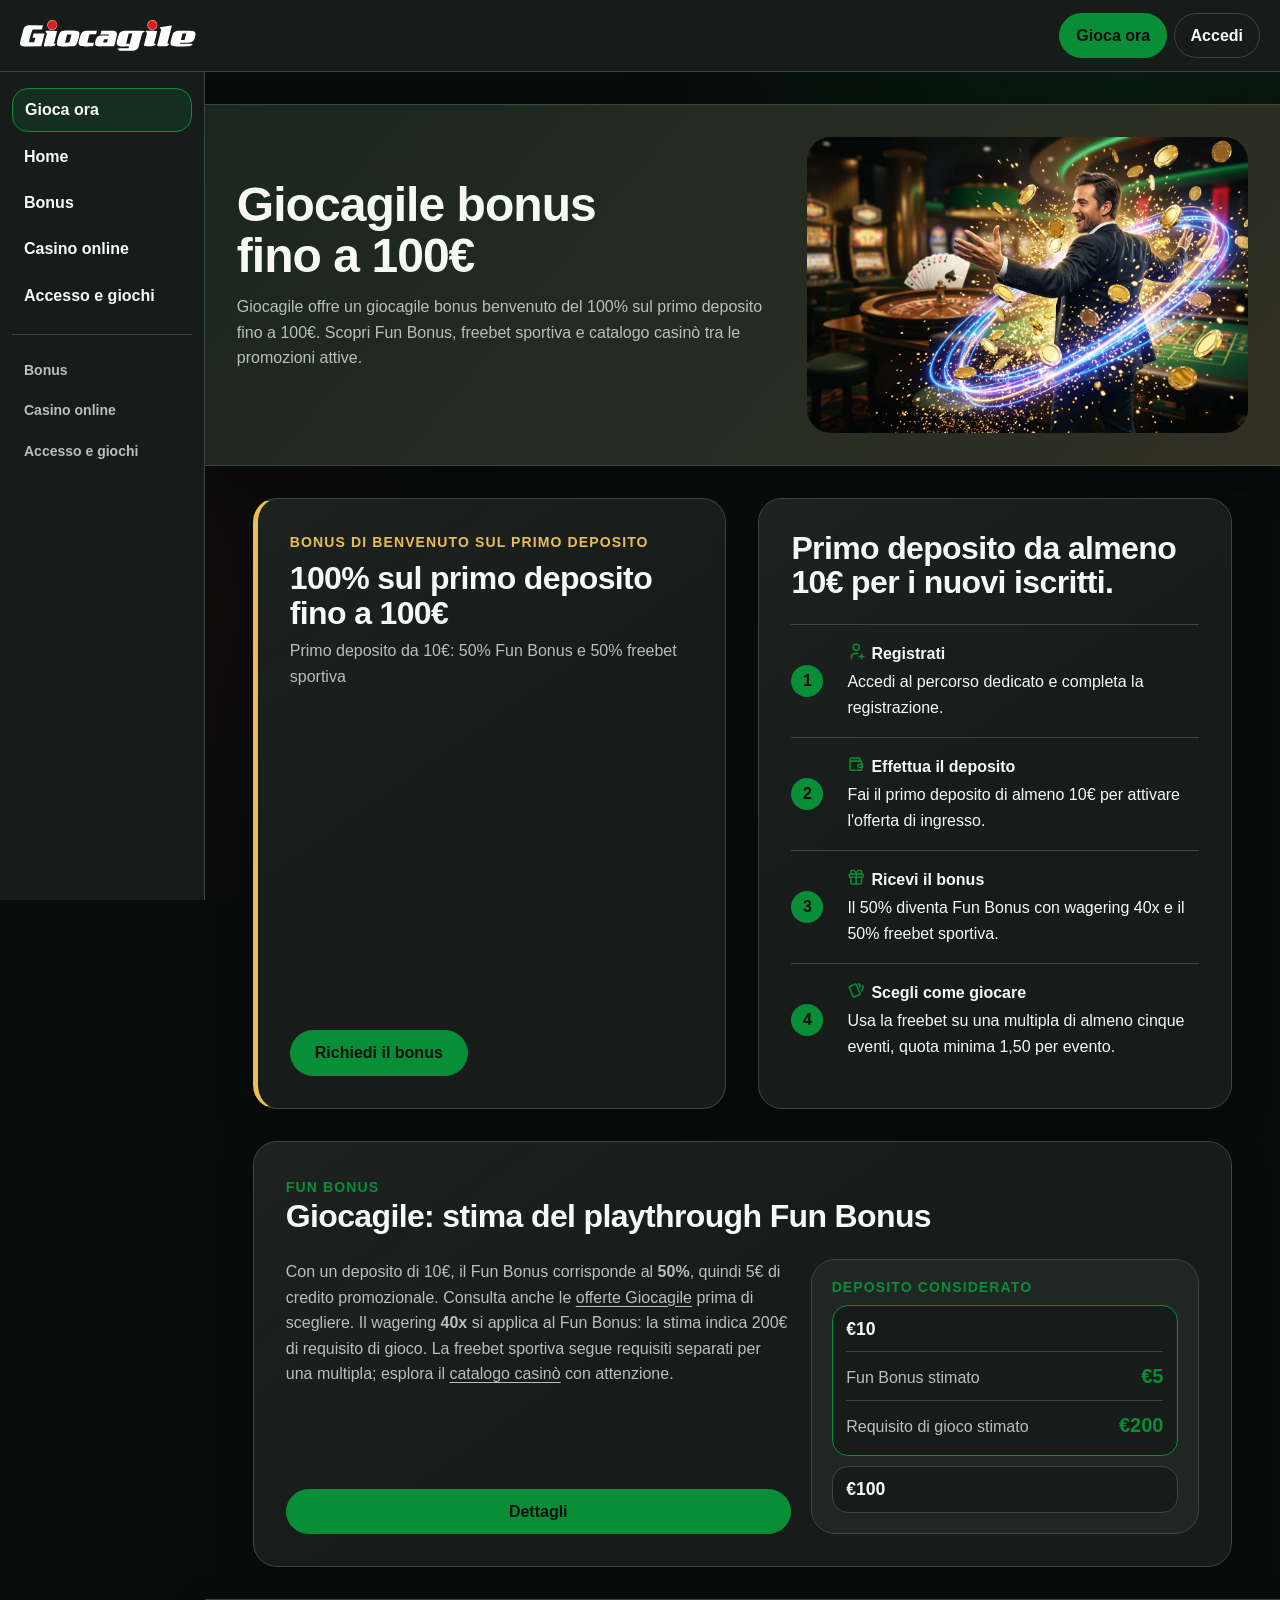
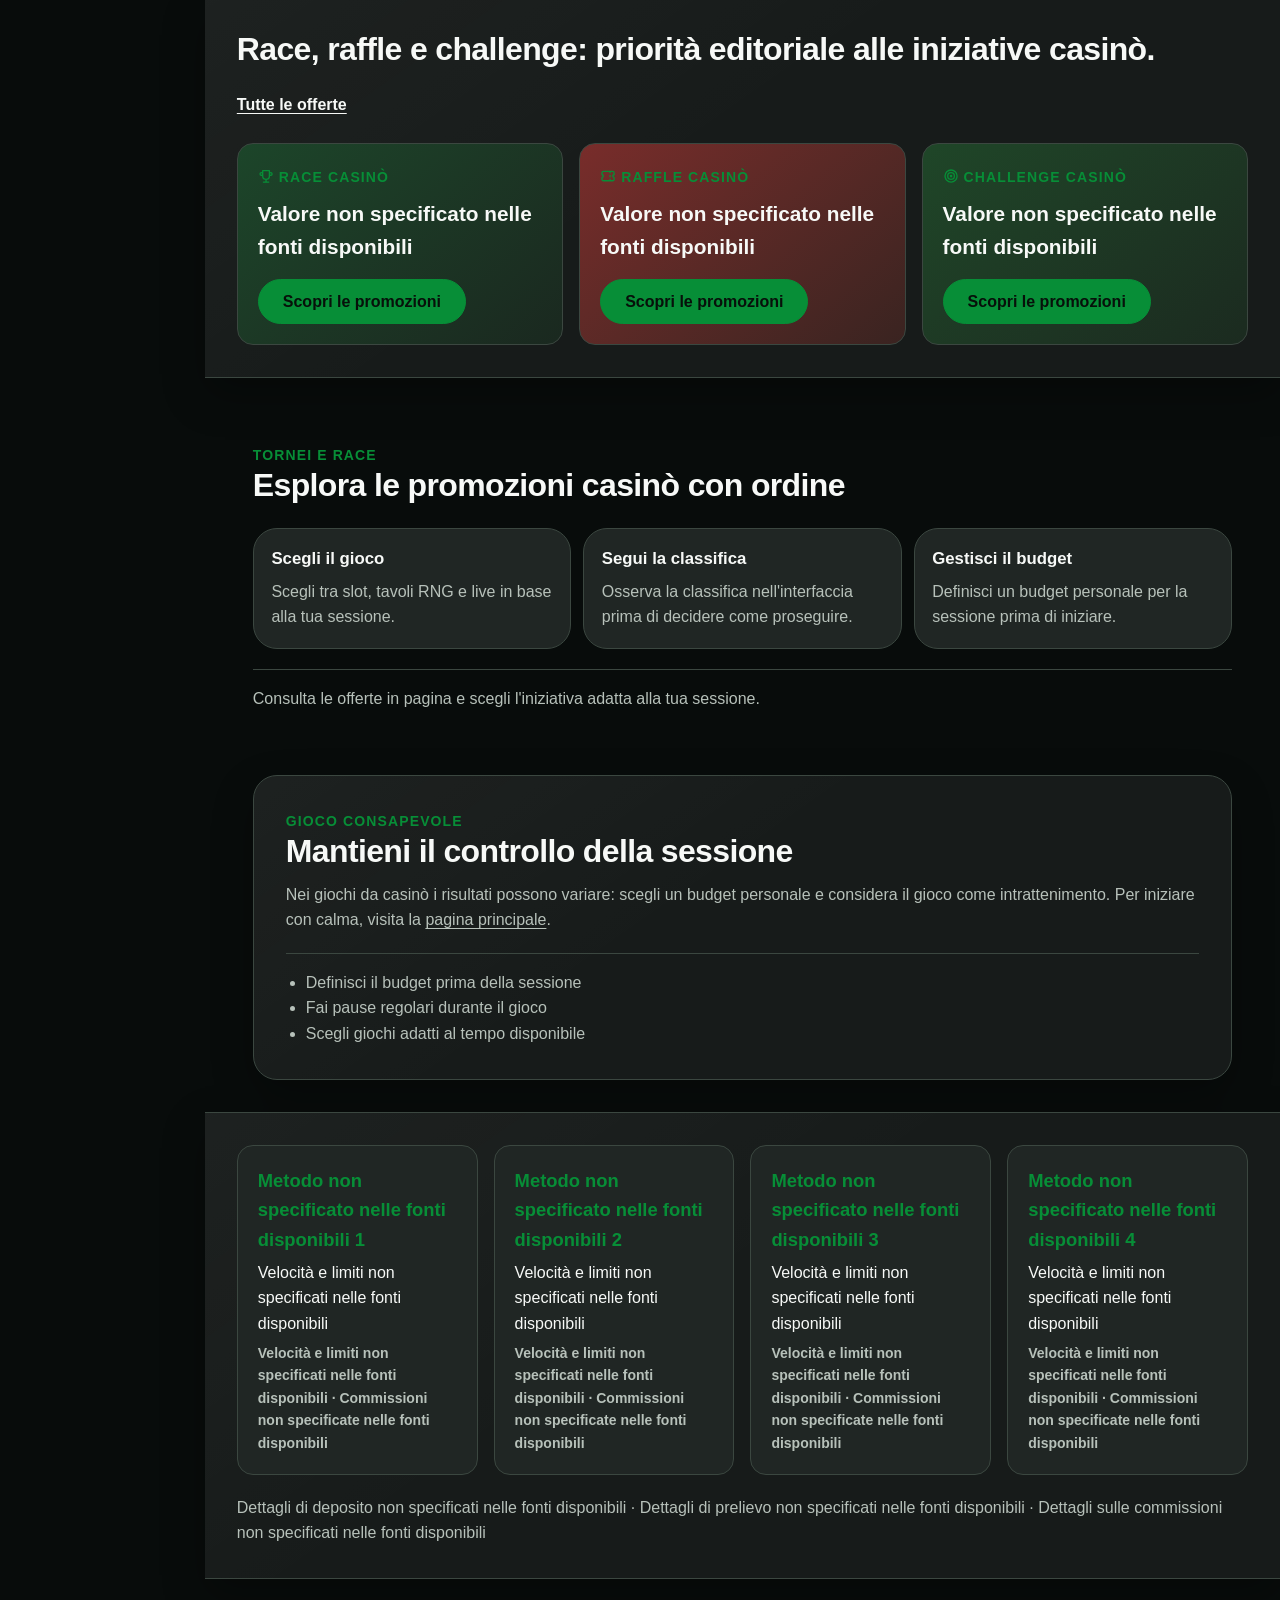
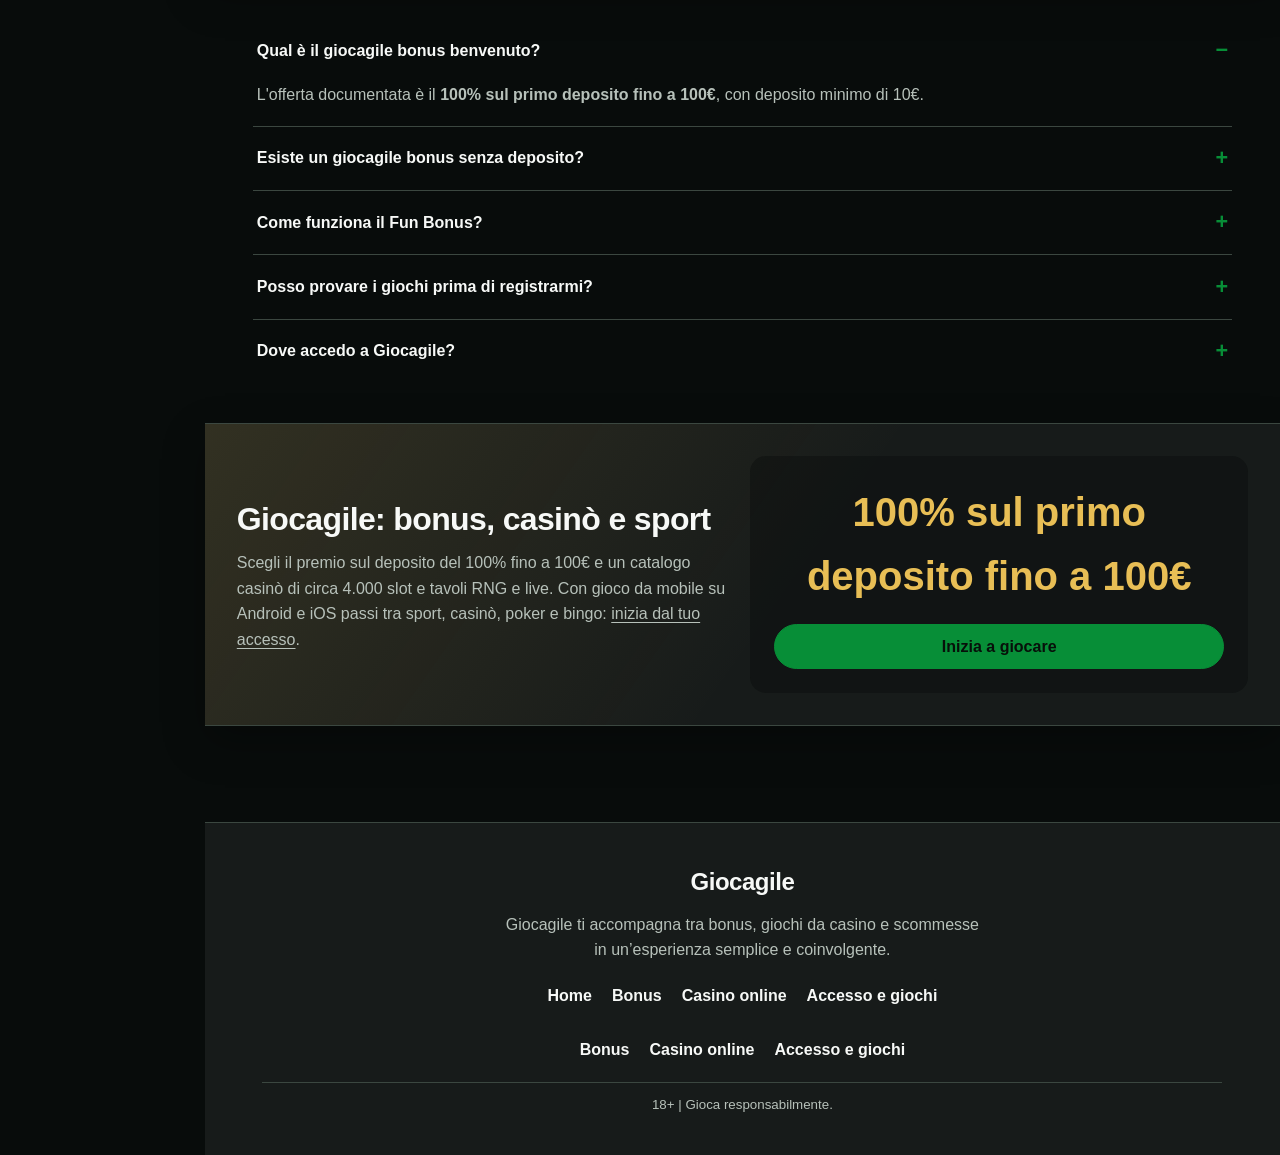
<file: bonus/index.html>
<!doctype html><!-- page route="/bonus/" -->

<html lang="it">
<head>
  <meta charset="utf-8">
  <meta name="viewport" content="width=device-width, initial-scale=1">
  <link rel="stylesheet" href="/site.css">
  <title>giocagile bonus: offerte e vantaggi</title>
<meta name="description" content="Scopri giocagile bonus benvenuto: guida al giocagile con 100% sul primo deposito fino a 100€, Fun Bonus, freebet sport e giochi da provare."><link rel="canonical" href="https://giocagil-casino.it.com/bonus/"><link rel="icon" type="image/svg+xml" href="/favicon.svg"><meta property="og:title" content="giocagile bonus: offerte e vantaggi"><meta property="og:description" content="Scopri giocagile bonus benvenuto: guida al giocagile con 100% sul primo deposito fino a 100€, Fun Bonus, freebet sport e giochi da provare."><meta property="og:url" content="https://giocagil-casino.it.com/bonus/"><meta property="og:image" content="https://giocagil-casino.it.com/og.svg"><meta property="og:type" content="website"><meta property="og:locale" content="it_IT"><meta property="og:site_name" content="Giocagile gaming operator"><meta name="twitter:card" content="summary_large_image"><script type="application/ld+json">{"@context":"https://schema.org","@graph":[{"@type":"WebPage","name":"giocagile bonus: offerte e vantaggi","url":"https://giocagil-casino.it.com/bonus/","description":"Scopri giocagile bonus benvenuto: guida al giocagile con 100% sul primo deposito fino a 100€, Fun Bonus, freebet sport e giochi da provare.","inLanguage":"it"},{"@type":"BreadcrumbList","itemListElement":[{"@type":"ListItem","position":1,"name":"Giocagile gaming operator","item":"https://giocagil-casino.it.com/"},{"@type":"ListItem","position":2,"name":"giocagile bonus: offerte e vantaggi","item":"https://giocagil-casino.it.com/bonus/"}]}]}</script></head>
<body>
  <header class="cr-top">
  <a class="cr-brand" href="/"><img src="/gio-logo.svg" alt="Giocagile"></a>
  <div class="cr-actions"><a href="/referral-link" rel="sponsored nofollow noopener" target="_blank">Gioca ora</a><a href="/referral-link" rel="sponsored nofollow noopener" target="_blank">Accedi</a></div>
</header>
<aside class="cr-side">
  <nav class="cr-nav" aria-label="Giocagile">
    <a class="cr-item cr-promo" href="/referral-link" rel="sponsored nofollow noopener" target="_blank">Gioca ora</a>
    <a class="cr-item" href="/">Home</a><a class="cr-item" href="/bonus/">Bonus</a><a class="cr-item" href="/casino-online/">Casino online</a><a class="cr-item" href="/accesso-e-giochi/">Accesso e giochi</a>
  </nav>
  <div class="cr-foot"><a class="cr-item" href="/bonus/">Bonus</a><a class="cr-item" href="/casino-online/">Casino online</a><a class="cr-item" href="/accesso-e-giochi/">Accesso e giochi</a></div>
</aside>
  <div class="cm-bar">
    <a class="cm-brand" href="/"><img src="/gio-logo.svg" alt="Giocagile"></a>
    <button class="cm-toggle" type="button" popovertarget="cm-drawer" aria-controls="cm-drawer">Menu</button>
  </div>
  <nav class="cm-drawer" id="cm-drawer" popover="auto" aria-label="Menu">
    <div class="cm-drawer-actions"><a href="/referral-link" rel="sponsored nofollow noopener" target="_blank">Gioca ora</a><a href="/referral-link" rel="sponsored nofollow noopener" target="_blank">Accedi</a></div>
    <div class="cm-drawer-nav"><a href="/">Home</a><a href="/bonus/">Bonus</a><a href="/casino-online/">Casino online</a><a href="/accesso-e-giochi/">Accesso e giochi</a></div>
    <div class="cm-drawer-support"><a href="/bonus/">Bonus</a><a href="/casino-online/">Casino online</a><a href="/accesso-e-giochi/">Accesso e giochi</a></div>
  </nav>
  <main>
    <!-- block:start instance="block-2eb0d16f" block="bonus.listing-hero" -->
<header class="pc pc-bonus-listing pc-band"><div><h1>Giocagile bonus fino a 100€</h1><p>Giocagile offre un giocagile bonus benvenuto del 100% sul primo deposito fino a 100€. Scopri Fun Bonus, freebet sportiva e catalogo casinò tra le promozioni attive.</p></div><figure class="pc-bonus-listing-art"><img src="assets/block-2eb0d16f-hero-image-0.webp" alt="Promotional visual for the bonus listing page" width="1264" height="848" loading="eager" decoding="async" fetchpriority="high"></figure></header>

<!-- block:end instance="block-2eb0d16f" -->
<!-- block:start instance="block-e7e943ca" block="bonus.promo-card" -->
<article class="pc pc-promo-card pc-pair-start"><small>Bonus di benvenuto sul primo deposito</small><strong>100% sul primo deposito fino a 100€</strong><p>Primo deposito da 10€: 50% Fun Bonus e 50% freebet sportiva</p><footer><a class="pc-action" href="/referral-link" rel="sponsored nofollow noopener" target="_blank">Richiedi il bonus</a></footer></article>

<!-- block:end instance="block-e7e943ca" -->
<!-- block:start instance="block-e5f73aa3" block="bonus.how-it-works" -->
<section class="pc pc-steps pc-pair-end"><header><strong>Primo deposito da almeno 10€ per i nuovi iscritti.</strong></header><div><b>1</b><span><strong><svg class="pc-glyph" viewBox="0 0 24 24" aria-hidden="true" focusable="false"><path fill="none" stroke="currentColor" stroke-linecap="round" stroke-linejoin="round" stroke-width="2" d="M8 7a4 4 0 1 0 8 0a4 4 0 0 0-8 0m8 12h6m-3-3v6M6 21v-2a4 4 0 0 1 4-4h4"></path></svg>Registrati</strong> Accedi al percorso dedicato e completa la registrazione.</span></div><div><b>2</b><span><strong><svg class="pc-glyph" viewBox="0 0 24 24" aria-hidden="true" focusable="false"><g fill="none" stroke="currentColor" stroke-linecap="round" stroke-linejoin="round" stroke-width="2"><path d="M17 8V5a1 1 0 0 0-1-1H6a2 2 0 0 0 0 4h12a1 1 0 0 1 1 1v3m0 4v3a1 1 0 0 1-1 1H6a2 2 0 0 1-2-2V6"></path><path d="M20 12v4h-4a2 2 0 0 1 0-4z"></path></g></svg>Effettua il deposito</strong> Fai il primo deposito di almeno 10€ per attivare l&#39;offerta di ingresso.</span></div><div><b>3</b><span><strong><svg class="pc-glyph" viewBox="0 0 24 24" aria-hidden="true" focusable="false"><g fill="none" stroke="currentColor" stroke-linecap="round" stroke-linejoin="round" stroke-width="2"><path d="M3 9a1 1 0 0 1 1-1h16a1 1 0 0 1 1 1v2a1 1 0 0 1-1 1H4a1 1 0 0 1-1-1zm9-1v13"></path><path d="M19 12v7a2 2 0 0 1-2 2H7a2 2 0 0 1-2-2v-7m2.5-4a2.5 2.5 0 0 1 0-5A4.8 8 0 0 1 12 8a4.8 8 0 0 1 4.5-5a2.5 2.5 0 0 1 0 5"></path></g></svg>Ricevi il bonus</strong> Il 50% diventa Fun Bonus con wagering 40x e il 50% freebet sportiva.</span></div><div><b>4</b><span><strong><svg class="pc-glyph" viewBox="0 0 24 24" aria-hidden="true" focusable="false"><path fill="none" stroke="currentColor" stroke-linecap="round" stroke-linejoin="round" stroke-width="2" d="m3.604 7.197l7.138-3.109a.96.96 0 0 1 1.27.527l4.924 11.902a1 1 0 0 1-.514 1.304L9.285 20.93a.96.96 0 0 1-1.271-.527L3.09 8.5a1 1 0 0 1 .514-1.304zM15 4h1a1 1 0 0 1 1 1v3.5M20 6q.396.168.768.315a1 1 0 0 1 .53 1.311L19 13"></path></svg>Scegli come giocare</strong> Usa la freebet su una multipla di almeno cinque eventi, quota minima 1,50 per evento.</span></div></section>

<!-- block:end instance="block-e5f73aa3" -->
<!-- block:start instance="block-5cd67545" block="bonus.wagering-estimate" -->
<section class="pc pc-wagering-estimate"><header><div><small>Fun Bonus</small><h2>Giocagile: stima del playthrough Fun Bonus</h2></div></header><div class="pc-wagering-estimate__grid"><div class="pc-wagering-estimate__body"><p>Con un deposito di 10€, il Fun Bonus corrisponde al <strong>50%</strong>, quindi 5€ di credito promozionale. Consulta anche le <a href="/bonus/">offerte Giocagile</a> prima di scegliere. Il wagering <strong>40x</strong> si applica al Fun Bonus: la stima indica 200€ di requisito di gioco. La freebet sportiva segue requisiti separati per una multipla; esplora il <a href="/casino-online/">catalogo casinò</a> con attenzione.</p><a class="pc-action" href="/bonus/">Dettagli</a></div><div class="pc-wagering-estimate__panel"><strong class="pc-wagering-estimate__label">Deposito considerato</strong><details class="pc-wagering-estimate__tier" name="pc-wagering-Giocagile: stima del playthrough Fun Bonus" open><summary>€10</summary><dl><div><dt>Fun Bonus stimato</dt><dd>€5</dd></div><div><dt>Requisito di gioco stimato</dt><dd>€200</dd></div></dl></details><details class="pc-wagering-estimate__tier" name="pc-wagering-Giocagile: stima del playthrough Fun Bonus"><summary>€100</summary><dl><div><dt>Fun Bonus stimato</dt><dd>€50</dd></div><div><dt>Requisito di gioco stimato</dt><dd>€2000</dd></div></dl></details></div></div></section>

<!-- block:end instance="block-5cd67545" -->
<!-- block:start instance="block-6b7a87e2" block="home.promotion-rail" -->
<section class="pc pc-promotion-rail pc-band"><header><strong>Race, raffle e challenge: priorità editoriale alle iniziative casinò.</strong><a href="/bonus/">Tutte le offerte</a></header><div class="pc-campaigns"><article><small><svg class="pc-glyph" viewBox="0 0 24 24" aria-hidden="true" focusable="false"><path fill="none" stroke="currentColor" stroke-linecap="round" stroke-linejoin="round" stroke-width="2" d="M8 21h8m-4-4v4M7 4h10m0 0v8a5 5 0 0 1-10 0V4M3 9a2 2 0 1 0 4 0a2 2 0 1 0-4 0m14 0a2 2 0 1 0 4 0a2 2 0 1 0-4 0"></path></svg>Race casinò</small><b>Valore non specificato nelle fonti disponibili</b><a class="pc-action" href="/referral-link" rel="sponsored nofollow noopener" target="_blank">Scopri le promozioni</a></article><article><small><svg class="pc-glyph" viewBox="0 0 24 24" aria-hidden="true" focusable="false"><path fill="none" stroke="currentColor" stroke-linecap="round" stroke-linejoin="round" stroke-width="2" d="M15 5v2m0 4v2m0 4v2M5 5h14a2 2 0 0 1 2 2v3a2 2 0 0 0 0 4v3a2 2 0 0 1-2 2H5a2 2 0 0 1-2-2v-3a2 2 0 0 0 0-4V7a2 2 0 0 1 2-2"></path></svg>Raffle casinò</small><b>Valore non specificato nelle fonti disponibili</b><a class="pc-action" href="/referral-link" rel="sponsored nofollow noopener" target="_blank">Scopri le promozioni</a></article><article><small><svg class="pc-glyph" viewBox="0 0 24 24" aria-hidden="true" focusable="false"><g fill="none" stroke="currentColor" stroke-linecap="round" stroke-linejoin="round" stroke-width="2"><path d="M11 12a1 1 0 1 0 2 0a1 1 0 1 0-2 0"></path><path d="M7 12a5 5 0 1 0 10 0a5 5 0 1 0-10 0"></path><path d="M3 12a9 9 0 1 0 18 0a9 9 0 1 0-18 0"></path></g></svg>Challenge casinò</small><b>Valore non specificato nelle fonti disponibili</b><a class="pc-action" href="/referral-link" rel="sponsored nofollow noopener" target="_blank">Scopri le promozioni</a></article></div></section>

<!-- block:end instance="block-6b7a87e2" -->
<!-- block:start instance="block-78f05bf0" block="bonus.tournament-guide" -->
<section class="pc pc-tournament-guide pc-flush"><header><div><small>Tornei e race</small><h2>Esplora le promozioni casinò con ordine</h2></div></header><ul class="pc-card-grid"><li><strong>Scegli il gioco</strong><span>Scegli tra slot, tavoli RNG e live in base alla tua sessione.</span></li><li><strong>Segui la classifica</strong><span>Osserva la classifica nell&#39;interfaccia prima di decidere come proseguire.</span></li><li><strong>Gestisci il budget</strong><span>Definisci un budget personale per la sessione prima di iniziare.</span></li></ul><p class="pc-tournament-guide__note">Consulta le offerte in pagina e scegli l&#39;iniziativa adatta alla tua sessione.</p></section>

<!-- block:end instance="block-78f05bf0" -->
<!-- block:start instance="block-339dc54a" block="guidance.risk-notes" -->
<section class="pc pc-risk-notes"><header><div><small>Gioco consapevole</small><h2>Mantieni il controllo della sessione</h2></div></header><div class="pc-risk-notes__body"><p>Nei giochi da casinò i risultati possono variare: scegli un budget personale e considera il gioco come intrattenimento. Per iniziare con calma, visita la <a href="/">pagina principale</a>.</p></div><ul class="pc-risk-notes__notes"><li>Definisci il budget prima della sessione</li><li>Fai pause regolari durante il gioco</li><li>Scegli giochi adatti al tempo disponibile</li></ul></section>

<!-- block:end instance="block-339dc54a" -->
<!-- block:start instance="block-2f4b5d63" block="payments.method-cards" -->
<section class="pc pc-payment-cards pc-band"><article><b>Metodo non specificato nelle fonti disponibili 1</b><span>Velocità e limiti non specificati nelle fonti disponibili</span><small>Velocità e limiti non specificati nelle fonti disponibili · Commissioni non specificate nelle fonti disponibili</small></article><article><b>Metodo non specificato nelle fonti disponibili 2</b><span>Velocità e limiti non specificati nelle fonti disponibili</span><small>Velocità e limiti non specificati nelle fonti disponibili · Commissioni non specificate nelle fonti disponibili</small></article><article><b>Metodo non specificato nelle fonti disponibili 3</b><span>Velocità e limiti non specificati nelle fonti disponibili</span><small>Velocità e limiti non specificati nelle fonti disponibili · Commissioni non specificate nelle fonti disponibili</small></article><article><b>Metodo non specificato nelle fonti disponibili 4</b><span>Velocità e limiti non specificati nelle fonti disponibili</span><small>Velocità e limiti non specificati nelle fonti disponibili · Commissioni non specificate nelle fonti disponibili</small></article><aside>Dettagli di deposito non specificati nelle fonti disponibili · Dettagli di prelievo non specificati nelle fonti disponibili · Dettagli sulle commissioni non specificati nelle fonti disponibili</aside></section>

<!-- block:end instance="block-2f4b5d63" -->
<!-- block:start instance="block-53306e94" block="interaction.faq-accordion" -->
<section class="pc pc-faq pc-flush"><details name="pc-faq-Qual è il giocagile bonus benvenuto?" open><summary>Qual è il giocagile bonus benvenuto?</summary><div><p>L&#39;offerta documentata è il <strong>100% sul primo deposito fino a 100€</strong>, con deposito minimo di 10€.</p></div></details><details name="pc-faq-Qual è il giocagile bonus benvenuto?"><summary>Esiste un giocagile bonus senza deposito?</summary><div><p>Le informazioni disponibili descrivono una promozione iniziale legata al primo deposito; non indicano un giocagile bonus senza deposito.</p></div></details><details name="pc-faq-Qual è il giocagile bonus benvenuto?"><summary>Come funziona il Fun Bonus?</summary><div><p>Il 50% del deposito è Fun Bonus con wagering <strong>40x</strong>; l&#39;altra metà è una freebet sportiva per multipla di almeno cinque eventi, quota minima 1,50 per evento.</p></div></details><details name="pc-faq-Qual è il giocagile bonus benvenuto?"><summary>Posso provare i giochi prima di registrarmi?</summary><div><p>Le slot erano disponibili in modalità demo senza registrazione. Esplora il <a href="/casino-online/">catalogo casinò</a> per conoscere slot e tavoli RNG e live.</p></div></details><details name="pc-faq-Qual è il giocagile bonus benvenuto?"><summary>Dove accedo a Giocagile?</summary><div><p>Per entrare e valutare il vantaggio per nuovi iscritti, segui <a href="/accesso-e-giochi/">accesso e giochi</a>.</p></div></details></section>

<!-- block:end instance="block-53306e94" -->
<!-- block:start instance="block-957b918d" block="conversion.closing-cta" -->
<section class="pc pc-closing-cta pc-band"><div><h2>Giocagile: bonus, casinò e sport</h2><div><p>Scegli il premio sul deposito del 100% fino a 100€ e un catalogo casinò di circa 4.000 slot e tavoli RNG e live. Con gioco da mobile su Android e iOS passi tra sport, casinò, poker e bingo: <a href="/accesso-e-giochi/">inizia dal tuo accesso</a>.</p></div></div><aside><strong>100% sul primo deposito fino a 100€</strong><a class="pc-action" href="/referral-link" rel="sponsored nofollow noopener" target="_blank">Inizia a giocare</a></aside></section>

<!-- block:end instance="block-957b918d" -->
  </main>
  <footer class="fs-foot">
  <strong>Giocagile</strong>
  <p>Giocagile ti accompagna tra bonus, giochi da casino e scommesse in un’esperienza semplice e coinvolgente.</p>
  <nav aria-label="Giocagile"><a href="/">Home</a><a href="/bonus/">Bonus</a><a href="/casino-online/">Casino online</a><a href="/accesso-e-giochi/">Accesso e giochi</a></nav>
  <nav aria-label="Giocagile"><a href="/bonus/">Bonus</a><a href="/casino-online/">Casino online</a><a href="/accesso-e-giochi/">Accesso e giochi</a></nav>
  <small>18+ | Gioca responsabilmente.</small>
</footer>
</body>
</html>
</file>
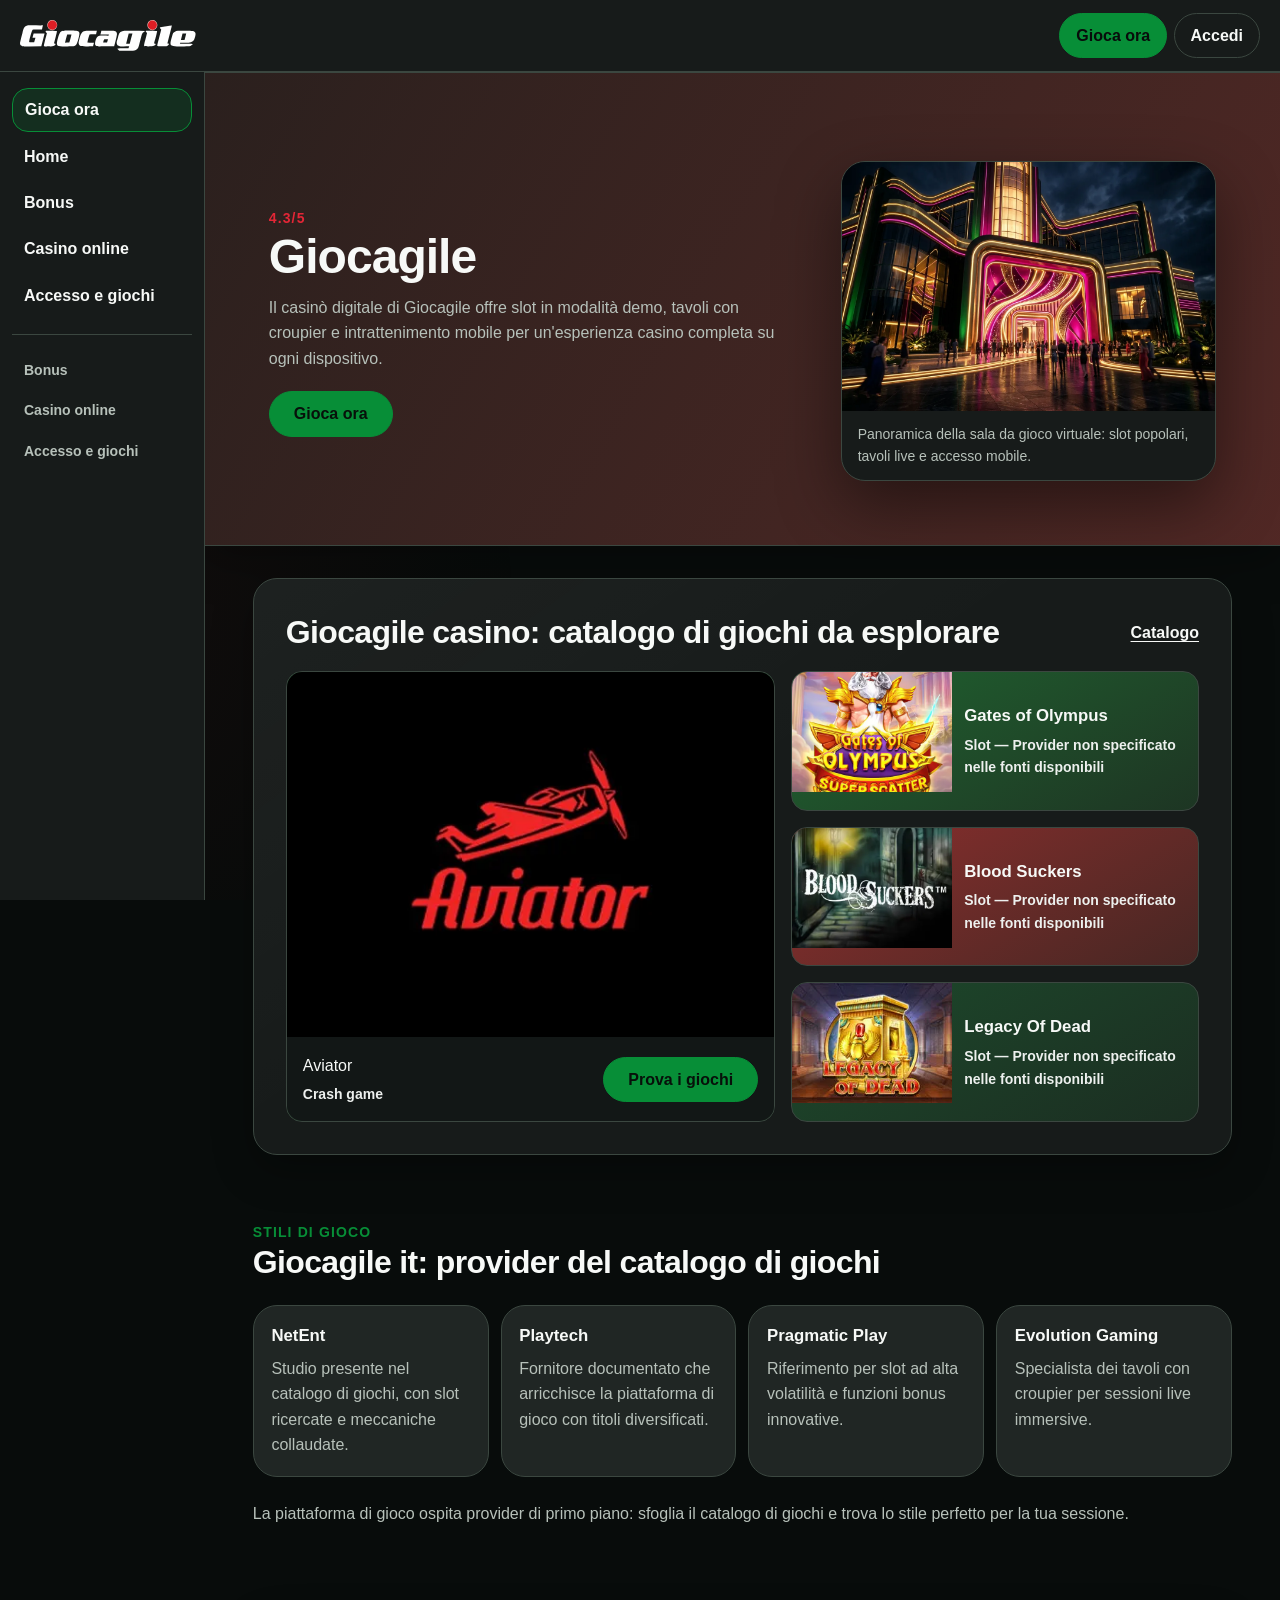
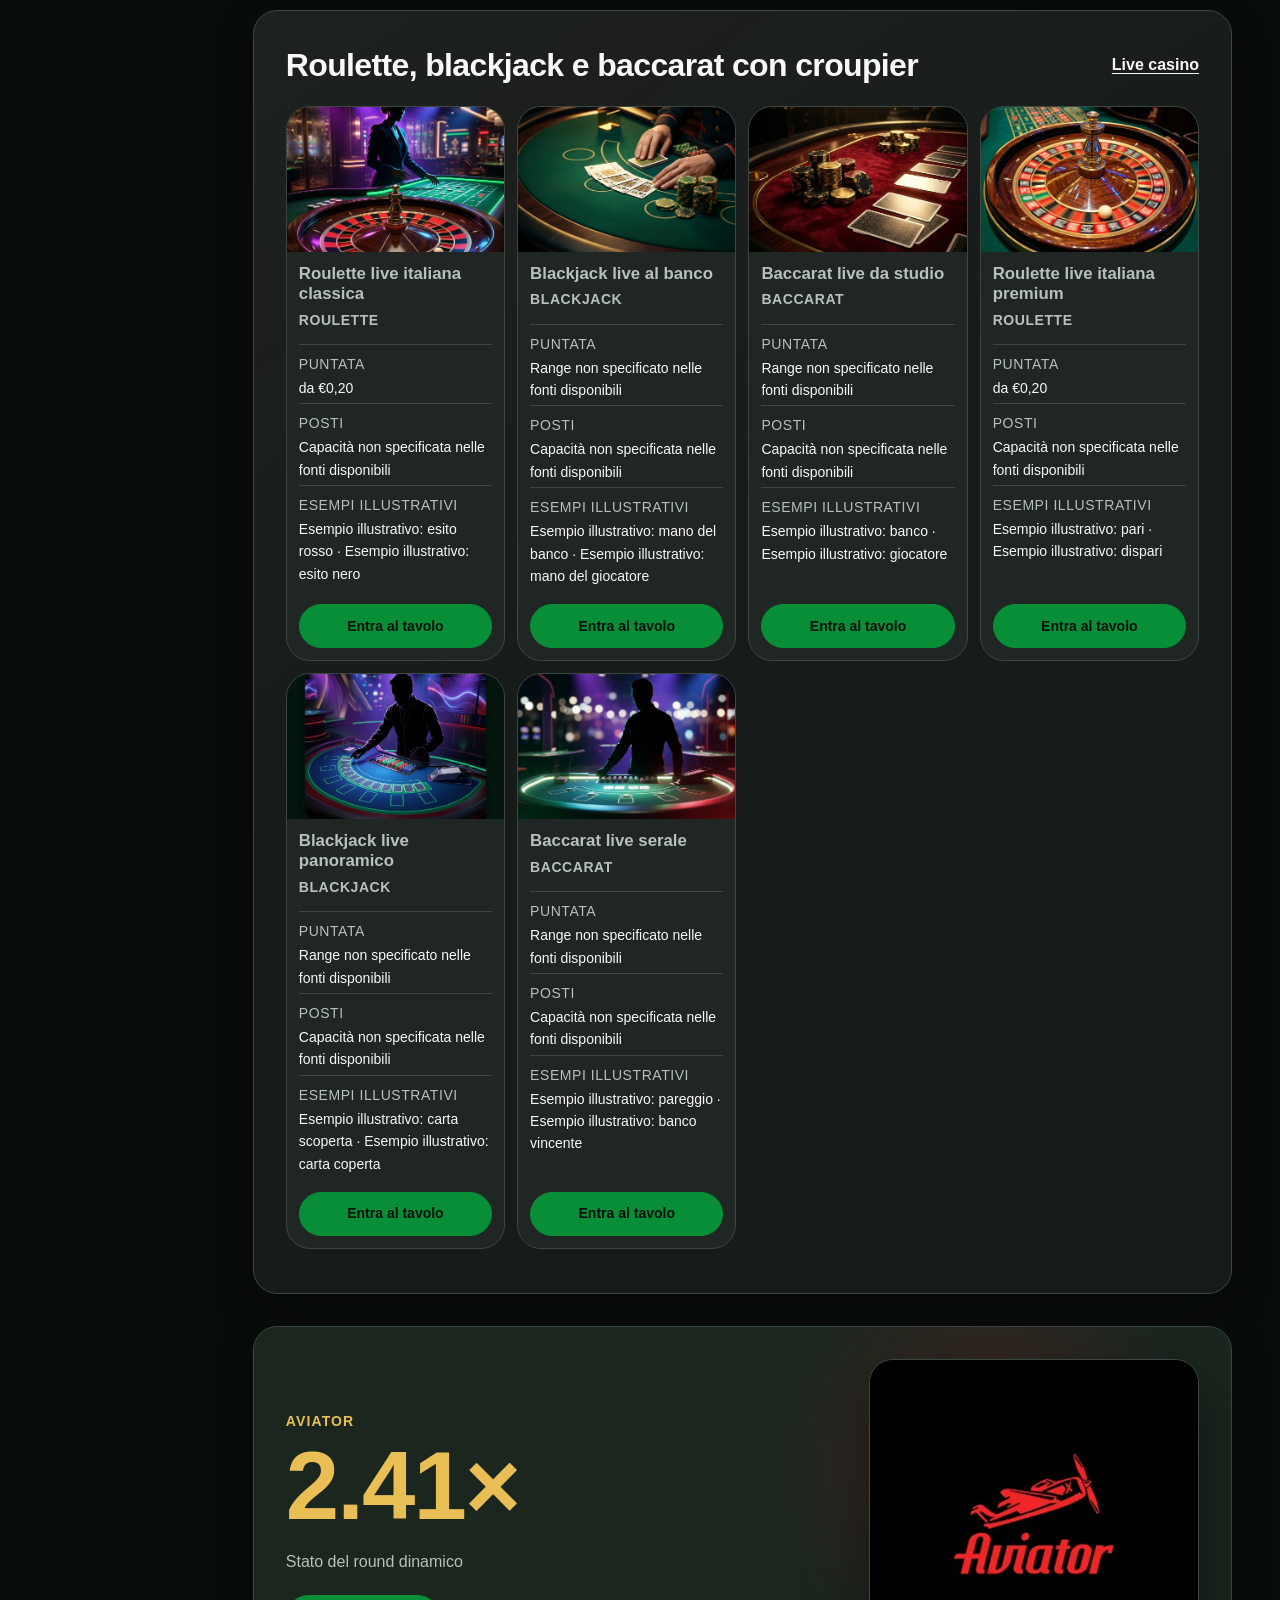
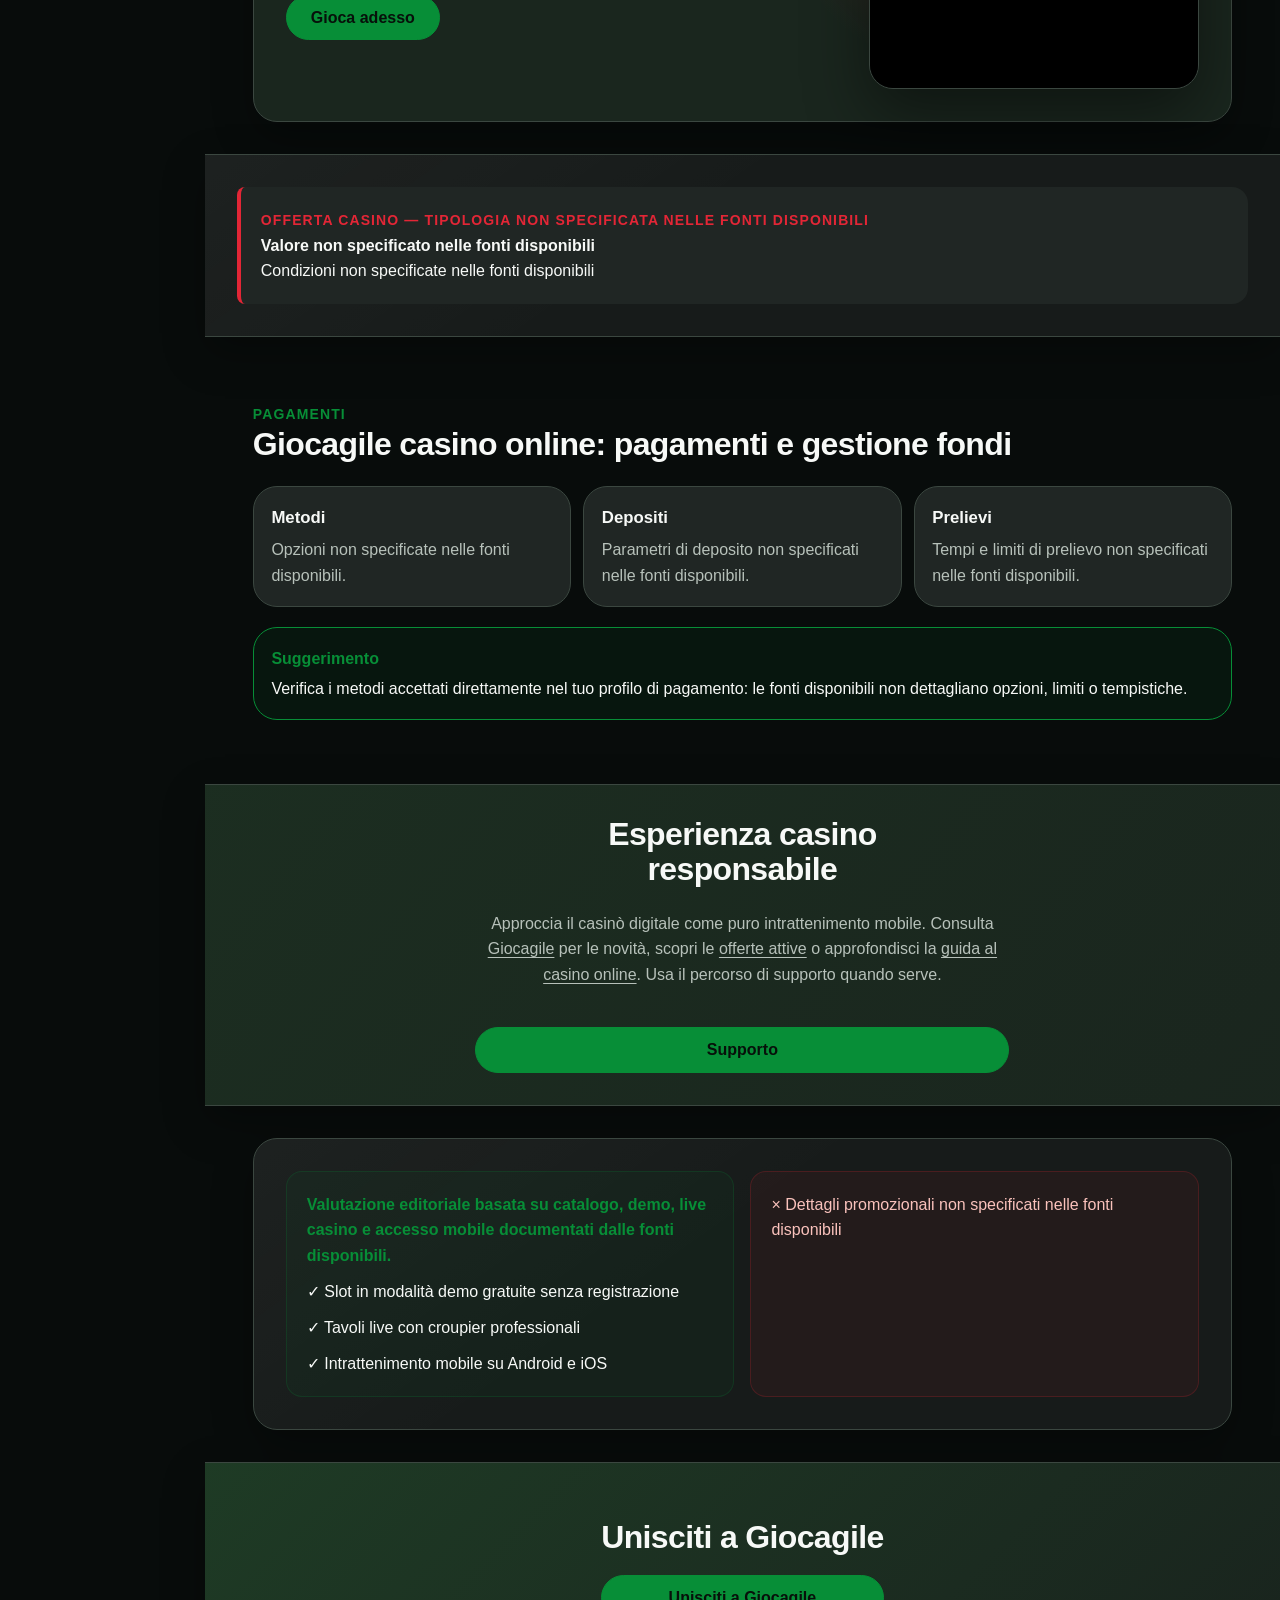
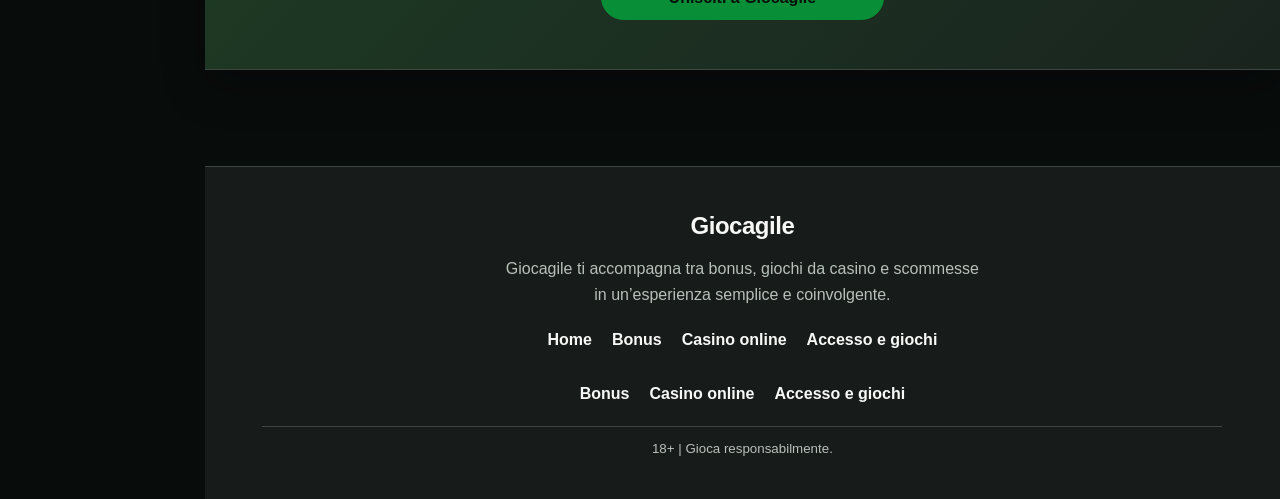
<file: casino-online/index.html>
<!doctype html><!-- page route="/casino-online/" -->

<html lang="it">
<head>
  <meta charset="utf-8">
  <meta name="viewport" content="width=device-width, initial-scale=1">
  <link rel="stylesheet" href="/site.css">
  <title>Giocagile casino online: guida ai giochi</title>
<meta name="description" content="Scopri giocagile it e il suo casino online: slot in demo, tavoli live e gioco da mobile per orientarti con una guida chiara."><link rel="canonical" href="https://giocagil-casino.it.com/casino-online/"><link rel="icon" type="image/svg+xml" href="/favicon.svg"><meta property="og:title" content="Giocagile casino online: guida ai giochi"><meta property="og:description" content="Scopri giocagile it e il suo casino online: slot in demo, tavoli live e gioco da mobile per orientarti con una guida chiara."><meta property="og:url" content="https://giocagil-casino.it.com/casino-online/"><meta property="og:image" content="https://giocagil-casino.it.com/og.svg"><meta property="og:type" content="website"><meta property="og:locale" content="it_IT"><meta property="og:site_name" content="Giocagile gaming operator"><meta name="twitter:card" content="summary_large_image"><script type="application/ld+json">{"@context":"https://schema.org","@graph":[{"@type":"WebPage","name":"Giocagile casino online: guida ai giochi","url":"https://giocagil-casino.it.com/casino-online/","description":"Scopri giocagile it e il suo casino online: slot in demo, tavoli live e gioco da mobile per orientarti con una guida chiara.","inLanguage":"it"},{"@type":"BreadcrumbList","itemListElement":[{"@type":"ListItem","position":1,"name":"Giocagile gaming operator","item":"https://giocagil-casino.it.com/"},{"@type":"ListItem","position":2,"name":"Giocagile casino online: guida ai giochi","item":"https://giocagil-casino.it.com/casino-online/"}]}]}</script></head>
<body>
  <header class="cr-top">
  <a class="cr-brand" href="/"><img src="/gio-logo.svg" alt="Giocagile"></a>
  <div class="cr-actions"><a href="/referral-link" rel="sponsored nofollow noopener" target="_blank">Gioca ora</a><a href="/referral-link" rel="sponsored nofollow noopener" target="_blank">Accedi</a></div>
</header>
<aside class="cr-side">
  <nav class="cr-nav" aria-label="Giocagile">
    <a class="cr-item cr-promo" href="/referral-link" rel="sponsored nofollow noopener" target="_blank">Gioca ora</a>
    <a class="cr-item" href="/">Home</a><a class="cr-item" href="/bonus/">Bonus</a><a class="cr-item" href="/casino-online/">Casino online</a><a class="cr-item" href="/accesso-e-giochi/">Accesso e giochi</a>
  </nav>
  <div class="cr-foot"><a class="cr-item" href="/bonus/">Bonus</a><a class="cr-item" href="/casino-online/">Casino online</a><a class="cr-item" href="/accesso-e-giochi/">Accesso e giochi</a></div>
</aside>
  <div class="cm-bar">
    <a class="cm-brand" href="/"><img src="/gio-logo.svg" alt="Giocagile"></a>
    <button class="cm-toggle" type="button" popovertarget="cm-drawer" aria-controls="cm-drawer">Menu</button>
  </div>
  <nav class="cm-drawer" id="cm-drawer" popover="auto" aria-label="Menu">
    <div class="cm-drawer-actions"><a href="/referral-link" rel="sponsored nofollow noopener" target="_blank">Gioca ora</a><a href="/referral-link" rel="sponsored nofollow noopener" target="_blank">Accedi</a></div>
    <div class="cm-drawer-nav"><a href="/">Home</a><a href="/bonus/">Bonus</a><a href="/casino-online/">Casino online</a><a href="/accesso-e-giochi/">Accesso e giochi</a></div>
    <div class="cm-drawer-support"><a href="/bonus/">Bonus</a><a href="/casino-online/">Casino online</a><a href="/accesso-e-giochi/">Accesso e giochi</a></div>
  </nav>
  <main>
    <!-- block:start instance="block-08c96a74" block="review.dual-hero" -->
<header class="pc pc-review-hero pc-band"><div><small>4.3/5</small><h1>Giocagile</h1><p>Il casinò digitale di Giocagile offre slot in modalità demo, tavoli con croupier e intrattenimento mobile per un&#39;esperienza casino completa su ogni dispositivo.</p><a class="pc-action" href="/referral-link" rel="sponsored nofollow noopener" target="_blank">Gioca ora</a></div><figure><img src="assets/block-08c96a74-proof-image-0.webp" alt="Promotional proof image showing the operator experience" width="1264" height="848" loading="eager" decoding="async" fetchpriority="high"><figcaption>Panoramica della sala da gioco virtuale: slot popolari, tavoli live e accesso mobile.</figcaption></figure></header>

<!-- block:end instance="block-08c96a74" -->
<!-- block:start instance="block-780115b1" block="home.game-spotlight" -->
<section class="pc pc-game-spotlight"><header><strong>Giocagile casino: catalogo di giochi da esplorare</strong><a href="/referral-link" rel="sponsored nofollow noopener" target="_blank">Catalogo</a></header><div class="pc-game-spotlight-layout"><article class="pc-game-spotlight-feature"><figure class="pc-game-tile-art"><img src="assets/block-780115b1-game-art-0.webp" alt="Aviator" width="512" height="512" loading="lazy" decoding="async"></figure><div class="pc-game-tile-meta"><span>Aviator<small>Crash game</small></span><a class="pc-action" href="/referral-link" rel="sponsored nofollow noopener" target="_blank">Prova i giochi</a></div></article><div class="pc-game-tiles pc-game-spotlight-list"><a href="/referral-link" rel="sponsored nofollow noopener" target="_blank"><figure class="pc-game-tile-art"><img src="assets/block-780115b1-game-art-1.webp" alt="Gates of Olympus" width="500" height="500" loading="lazy" decoding="async"></figure><span class="pc-game-tile-meta">Gates of Olympus<small>Slot — Provider non specificato nelle fonti disponibili</small></span></a><a href="/referral-link" rel="sponsored nofollow noopener" target="_blank"><figure class="pc-game-tile-art"><img src="assets/block-780115b1-game-art-2.webp" alt="Blood Suckers" width="500" height="500" loading="lazy" decoding="async"></figure><span class="pc-game-tile-meta">Blood Suckers<small>Slot — Provider non specificato nelle fonti disponibili</small></span></a><a href="/referral-link" rel="sponsored nofollow noopener" target="_blank"><figure class="pc-game-tile-art"><img src="assets/block-780115b1-game-art-3.webp" alt="Legacy Of Dead" width="300" height="169" loading="lazy" decoding="async"></figure><span class="pc-game-tile-meta">Legacy Of Dead<small>Slot — Provider non specificato nelle fonti disponibili</small></span></a></div></div></section>

<!-- block:end instance="block-780115b1" -->
<!-- block:start instance="block-b8905293" block="game.provider-styles" -->
<section class="pc pc-provider-styles pc-flush"><header><div><small>Stili di gioco</small><h2>Giocagile it: provider del catalogo di giochi</h2></div></header><ul class="pc-card-grid"><li><strong>NetEnt</strong><span>Studio presente nel catalogo di giochi, con slot ricercate e meccaniche collaudate.</span></li><li><strong>Playtech</strong><span>Fornitore documentato che arricchisce la piattaforma di gioco con titoli diversificati.</span></li><li><strong>Pragmatic Play</strong><span>Riferimento per slot ad alta volatilità e funzioni bonus innovative.</span></li><li><strong>Evolution Gaming</strong><span>Specialista dei tavoli con croupier per sessioni live immersive.</span></li></ul><div class="pc-provider-styles__footer"><p>La piattaforma di gioco ospita provider di primo piano: sfoglia il catalogo di giochi e trova lo stile perfetto per la tua sessione.</p></div></section>

<!-- block:end instance="block-b8905293" -->
<!-- block:start instance="block-e9eb5360" block="home.live-table-rail" -->
<section class="pc pc-live-table-rail"><header><strong>Roulette, blackjack e baccarat con croupier</strong><a href="/referral-link" rel="sponsored nofollow noopener" target="_blank">Live casino</a></header><ul class="pc-live-table-rail__list"><li><article class="pc-live-table-rail__card"><figure class="pc-game-tile-art"><img src="assets/block-e9eb5360-table-art-0.webp" alt="Table artwork for each live dealer card, matching the tables list order" width="1024" height="1024" loading="lazy"></figure><div class="pc-live-table-rail__body"><strong>Roulette live italiana classica</strong><small>roulette</small><dl class="pc-live-table-rail__facts"><div><dt>Puntata</dt><dd>da €0,20</dd></div><div><dt>Posti</dt><dd>Capacità non specificata nelle fonti disponibili</dd></div><div><dt>Esempi illustrativi</dt><dd>Esempio illustrativo: esito rosso · Esempio illustrativo: esito nero</dd></div></dl><a class="pc-action" href="/referral-link" rel="sponsored nofollow noopener" target="_blank" aria-label="Entra al tavolo: Roulette live italiana classica">Entra al tavolo</a></div></article></li><li><article class="pc-live-table-rail__card"><figure class="pc-game-tile-art"><img src="assets/block-e9eb5360-table-art-1.webp" alt="Table artwork for each live dealer card, matching the tables list order" width="1024" height="1024" loading="lazy"></figure><div class="pc-live-table-rail__body"><strong>Blackjack live al banco</strong><small>blackjack</small><dl class="pc-live-table-rail__facts"><div><dt>Puntata</dt><dd>Range non specificato nelle fonti disponibili</dd></div><div><dt>Posti</dt><dd>Capacità non specificata nelle fonti disponibili</dd></div><div><dt>Esempi illustrativi</dt><dd>Esempio illustrativo: mano del banco · Esempio illustrativo: mano del giocatore</dd></div></dl><a class="pc-action" href="/referral-link" rel="sponsored nofollow noopener" target="_blank" aria-label="Entra al tavolo: Blackjack live al banco">Entra al tavolo</a></div></article></li><li><article class="pc-live-table-rail__card"><figure class="pc-game-tile-art"><img src="assets/block-e9eb5360-table-art-2.webp" alt="Table artwork for each live dealer card, matching the tables list order" width="1024" height="1024" loading="lazy"></figure><div class="pc-live-table-rail__body"><strong>Baccarat live da studio</strong><small>baccarat</small><dl class="pc-live-table-rail__facts"><div><dt>Puntata</dt><dd>Range non specificato nelle fonti disponibili</dd></div><div><dt>Posti</dt><dd>Capacità non specificata nelle fonti disponibili</dd></div><div><dt>Esempi illustrativi</dt><dd>Esempio illustrativo: banco · Esempio illustrativo: giocatore</dd></div></dl><a class="pc-action" href="/referral-link" rel="sponsored nofollow noopener" target="_blank" aria-label="Entra al tavolo: Baccarat live da studio">Entra al tavolo</a></div></article></li><li><article class="pc-live-table-rail__card"><figure class="pc-game-tile-art"><img src="assets/block-e9eb5360-table-art-3.webp" alt="Table artwork for each live dealer card, matching the tables list order" width="1024" height="1024" loading="lazy"></figure><div class="pc-live-table-rail__body"><strong>Roulette live italiana premium</strong><small>roulette</small><dl class="pc-live-table-rail__facts"><div><dt>Puntata</dt><dd>da €0,20</dd></div><div><dt>Posti</dt><dd>Capacità non specificata nelle fonti disponibili</dd></div><div><dt>Esempi illustrativi</dt><dd>Esempio illustrativo: pari · Esempio illustrativo: dispari</dd></div></dl><a class="pc-action" href="/referral-link" rel="sponsored nofollow noopener" target="_blank" aria-label="Entra al tavolo: Roulette live italiana premium">Entra al tavolo</a></div></article></li><li><article class="pc-live-table-rail__card"><figure class="pc-game-tile-art"><img src="assets/block-e9eb5360-table-art-4.webp" alt="Table artwork for each live dealer card, matching the tables list order" width="1024" height="1024" loading="lazy"></figure><div class="pc-live-table-rail__body"><strong>Blackjack live panoramico</strong><small>blackjack</small><dl class="pc-live-table-rail__facts"><div><dt>Puntata</dt><dd>Range non specificato nelle fonti disponibili</dd></div><div><dt>Posti</dt><dd>Capacità non specificata nelle fonti disponibili</dd></div><div><dt>Esempi illustrativi</dt><dd>Esempio illustrativo: carta scoperta · Esempio illustrativo: carta coperta</dd></div></dl><a class="pc-action" href="/referral-link" rel="sponsored nofollow noopener" target="_blank" aria-label="Entra al tavolo: Blackjack live panoramico">Entra al tavolo</a></div></article></li><li><article class="pc-live-table-rail__card"><figure class="pc-game-tile-art"><img src="assets/block-e9eb5360-table-art-5.webp" alt="Table artwork for each live dealer card, matching the tables list order" width="1024" height="1024" loading="lazy"></figure><div class="pc-live-table-rail__body"><strong>Baccarat live serale</strong><small>baccarat</small><dl class="pc-live-table-rail__facts"><div><dt>Puntata</dt><dd>Range non specificato nelle fonti disponibili</dd></div><div><dt>Posti</dt><dd>Capacità non specificata nelle fonti disponibili</dd></div><div><dt>Esempi illustrativi</dt><dd>Esempio illustrativo: pareggio · Esempio illustrativo: banco vincente</dd></div></dl><a class="pc-action" href="/referral-link" rel="sponsored nofollow noopener" target="_blank" aria-label="Entra al tavolo: Baccarat live serale">Entra al tavolo</a></div></article></li></ul></section>

<!-- block:end instance="block-e9eb5360" -->
<!-- block:start instance="block-5eb3ca1a" block="home.crash-feature" -->
<section class="pc pc-crash"><div><small>Aviator</small><strong>2.41×</strong><p>Stato del round dinamico</p><a class="pc-action" href="/referral-link" rel="sponsored nofollow noopener" target="_blank">Gioca adesso</a></div><figure class="pc-crash-art"><img src="assets/block-5eb3ca1a-game-art-0.webp" alt="Aviator" width="512" height="512" loading="lazy" decoding="async"></figure></section>

<!-- block:end instance="block-5eb3ca1a" -->
<!-- block:start instance="block-26b4b99c" block="review.bonus-cards" -->
<section class="pc pc-review-bonuses pc-band"><article><small>Offerta casino — tipologia non specificata nelle fonti disponibili</small><b>Valore non specificato nelle fonti disponibili</b><span>Condizioni non specificate nelle fonti disponibili</span></article></section>

<!-- block:end instance="block-26b4b99c" -->
<!-- block:start instance="block-a1d64709" block="payments.parameter-cards" -->
<section class="pc pc-parameter-cards pc-flush"><header><div><small>Pagamenti</small><h2>Giocagile casino online: pagamenti e gestione fondi</h2></div></header><ul class="pc-card-grid"><li><strong>Metodi</strong><span>Opzioni non specificate nelle fonti disponibili.</span></li><li><strong>Depositi</strong><span>Parametri di deposito non specificati nelle fonti disponibili.</span></li><li><strong>Prelievi</strong><span>Tempi e limiti di prelievo non specificati nelle fonti disponibili.</span></li></ul><aside class="pc-parameter-cards__tip"><strong>Suggerimento</strong><span>Verifica i metodi accettati direttamente nel tuo profilo di pagamento: le fonti disponibili non dettagliano opzioni, limiti o tempistiche.</span></aside></section>

<!-- block:end instance="block-a1d64709" -->
<!-- block:start instance="block-d5caf768" block="saferplay.intro" -->
<header class="pc pc-safer-intro pc-band"><strong>Esperienza casino responsabile</strong><div><p>Approccia il casinò digitale come puro intrattenimento mobile. Consulta <a href="/">Giocagile</a> per le novità, scopri le <a href="/bonus/">offerte attive</a> o approfondisci la <a href="/casino-online/">guida al casino online</a>. Usa il percorso di supporto quando serve.</p></div><a class="pc-action" href="/accesso-e-giochi/">Supporto</a></header>

<!-- block:end instance="block-d5caf768" -->
<!-- block:start instance="block-caa5b819" block="review.pros-cons" -->
<section class="pc pc-pros-cons"><section><strong>Valutazione editoriale basata su catalogo, demo, live casino e accesso mobile documentati dalle fonti disponibili.</strong><span>✓ Slot in modalità demo gratuite senza registrazione</span><span>✓ Tavoli live con croupier professionali</span><span>✓ Intrattenimento mobile su Android e iOS</span></section><section><span>× Dettagli promozionali non specificati nelle fonti disponibili</span></section></section>

<!-- block:end instance="block-caa5b819" -->
<!-- block:start instance="block-18fe2424" block="conversion.primary-cta" -->
<section class="pc pc-primary-cta pc-band"><strong>Unisciti a Giocagile</strong><a class="pc-action" href="/referral-link" rel="sponsored nofollow noopener" target="_blank">Unisciti a Giocagile</a></section>

<!-- block:end instance="block-18fe2424" -->
  </main>
  <footer class="fs-foot">
  <strong>Giocagile</strong>
  <p>Giocagile ti accompagna tra bonus, giochi da casino e scommesse in un’esperienza semplice e coinvolgente.</p>
  <nav aria-label="Giocagile"><a href="/">Home</a><a href="/bonus/">Bonus</a><a href="/casino-online/">Casino online</a><a href="/accesso-e-giochi/">Accesso e giochi</a></nav>
  <nav aria-label="Giocagile"><a href="/bonus/">Bonus</a><a href="/casino-online/">Casino online</a><a href="/accesso-e-giochi/">Accesso e giochi</a></nav>
  <small>18+ | Gioca responsabilmente.</small>
</footer>
</body>
</html>
</file>
<file: site.css>
/* chrome:start */
.cr-top{display:flex;align-items:center;justify-content:space-between;gap:var(--space-md);padding:.65rem 1.25rem;border-bottom:1px solid var(--line);background:var(--surface)}
.cr-brand{font-size:1.3rem;font-weight:var(--heading-weight);letter-spacing:var(--heading-spacing);text-decoration:none;white-space:nowrap}
.cr-brand img,.cm-brand img{display:block;width:clamp(8rem,16vw,11rem);height:auto}
.cr-actions{display:flex;gap:.4rem}
.cr-actions a{display:inline-flex;min-height:var(--control-h);align-items:center;padding:.55rem var(--space-md);border-radius:var(--radius);font-weight:750;text-decoration:none}
.cr-actions a:first-child{border:1px solid var(--accent);background:var(--accent);color:var(--ink)}
.cr-actions a:not(:first-child){border:1px solid var(--line);background:transparent;color:var(--paper)}
.cr-side{display:flex;flex-direction:column;padding:var(--space-md) .75rem;background:var(--surface)}
.cr-nav{display:flex;flex-direction:column;gap:.15rem}
.cr-item{display:flex;min-height:var(--control-h);align-items:center;padding:.5rem .75rem;border-radius:var(--radius-md);color:var(--paper);font-weight:650;text-decoration:none}
.cr-item:hover{background:var(--surface-raised)}
.cr-promo{border:1px solid var(--accent);background:color-mix(in oklab, var(--accent) 16%, transparent)}
.cr-foot{display:flex;flex-direction:column;gap:.15rem;margin-top:var(--space-md);padding-top:var(--space-md);border-top:1px solid var(--line)}
.cr-foot .cr-item{min-height:2.25rem;color:var(--muted);font-size:var(--text-sm)}
@media(min-width:48.001rem){
body{--cr-top-h:4.5rem;--cr-side-w:clamp(11rem,16vw,15rem);display:grid;min-height:100dvh;grid-template-columns:var(--cr-side-w) minmax(0,1fr);grid-template-rows:auto 1fr auto;grid-template-areas:"top top" "side main" "side foot"}
.cr-top{grid-area:top;position:sticky;top:0;z-index:20;min-height:var(--cr-top-h)}
.cr-side{grid-area:side;position:sticky;top:var(--cr-top-h);z-index:15;max-height:calc(100dvh - var(--cr-top-h));overflow:auto;border-right:1px solid var(--line)}
body>main{grid-area:main}
body>footer{grid-area:foot}

}
.fs-foot{display:flex;align-items:center;flex-direction:column;margin-top:var(--space-xl);padding:2.5rem var(--space-md);border-top:1px solid var(--line);gap:.65rem;background:var(--surface);text-align:center}.fs-foot strong{font-size:1.5rem;font-weight:var(--heading-weight);letter-spacing:var(--heading-spacing)}.fs-foot p{max-width:55ch;color:var(--muted)}.fs-foot nav{display:flex;justify-content:center;flex-wrap:wrap;gap:.15rem 1.25rem}.fs-foot a{display:inline-flex;min-height:var(--control-h);align-items:center;font-weight:700;text-decoration:none}.fs-foot small{width:min(100%,60rem);padding-top:.65rem;border-top:1px solid var(--line);color:var(--muted)}
@media(max-width:48rem){.fs-foot{padding:var(--space-lg) var(--space-sm)}.fs-foot nav{display:grid;width:100%;grid-template-columns:repeat(2,minmax(0,1fr));gap:.1rem}.fs-foot a{display:flex;min-height:var(--control-h);align-items:center;justify-content:center;color:var(--muted);font-weight:600}.fs-foot small{width:100%;margin-top:var(--space-sm);padding-top:var(--space-sm);grid-column:1/-1;border-top:1px solid var(--line);color:var(--muted);font-size:var(--text-sm)}}
.cm-bar { display:none; }
.cm-drawer { position:fixed; inset:0 0 0 auto; width:min(20rem,calc(100vw - 3rem)); height:100dvh; margin:0; padding:var(--space-lg); overflow-y:auto; border:0; border-left:1px solid var(--line); background:var(--surface); color:var(--paper); }
.cm-drawer::backdrop { background:color-mix(in oklab, var(--ink) 72%, transparent); }
.cm-drawer-actions,.cm-drawer-nav,.cm-drawer-support { display:grid; gap:var(--space-xs); }
.cm-drawer-nav,.cm-drawer-support { margin-top:var(--space-lg); }
.cm-drawer-actions a { display:flex; min-height:var(--control-h); align-items:center; justify-content:center; padding:.55rem var(--space-md); border-radius:var(--radius); font-weight:750; text-decoration:none; }
.cm-drawer-actions a:first-child { border:1px solid var(--accent); background:var(--accent); color:var(--ink); }
.cm-drawer-actions a:not(:first-child) { border:1px solid var(--line); background:transparent; color:var(--paper); }
.cm-drawer-nav a,.cm-drawer-support a { display:flex; min-height:var(--control-h); align-items:center; padding:.5rem .75rem; border-radius:var(--radius-md); color:var(--paper); font-weight:650; text-decoration:none; }
.cm-drawer-nav a:hover,.cm-drawer-support a:hover { background:var(--surface-raised); }
.cm-drawer-support { padding-top:var(--space-md); border-top:1px solid var(--line); }
.cm-drawer-support a { min-height:2.25rem; color:var(--muted); font-size:var(--text-sm); }

@media(max-width:48rem) {
  .ci-head,.cs-head,.ct-head,.cx-head,.cp-head,.cr-top,.cr-side { display:none; }
  .cm-bar { position:sticky; z-index:30; top:0; display:grid; grid-template-columns:minmax(0,1fr) auto; align-items:center; gap:var(--space-sm); padding:.6rem 1rem; border-bottom:1px solid var(--line); background:var(--surface); }
  .cm-brand { min-width:0; font-size:1.25rem; font-weight:var(--heading-weight); letter-spacing:var(--heading-spacing); text-decoration:none; overflow-wrap:anywhere; }
  .cm-toggle { min-height:var(--control-h); padding:.55rem .9rem; border:1px solid var(--line); border-radius:var(--radius-md); background:var(--surface-raised); color:var(--paper); font-weight:750; cursor:pointer; }
}

/* chrome:end */

:root {
  color-scheme:dark;
  --ink:#080c0b;
  --surface:#171b1a;
  --surface-raised:#202624;
  --surface-soft:#2a312e;
  --paper:#f7f9f7;
  --muted:#b7c1ba;
  --line:#3b4740;
  --accent:#078e37;
  --mint:#078e37;
  --violet:#116b35;
  --coral:#e32636;
  --gold:#e8be55;
  --danger:#e32636;
  --sky:#078e37;
  --pink:#e32636;
  --chip:#202624;
  --radius-sm:.5rem;
  --radius-md:1rem;
  --radius:1.5rem;
  --radius-pill:1.5rem;
  --shadow-card:0 1rem 2.5rem rgb(0 0 0/.28);
  --shadow-deep:0 1.5rem 4rem rgb(0 0 0/.45);
  --block-pad:clamp(1.25rem,3vw,2rem);
  --space-xs:.5rem;
  --space-sm:.75rem;
  --space-md:1rem;
  --space-lg:1.5rem;
  --space-xl:2rem;
  --control-h:2.75rem;
  --text-display:clamp(2.25rem,5vw,3rem);
  --text-h1:clamp(2rem,4.5vw,3rem);
  --text-h2:clamp(1.5rem,3vw,2rem);
  --text-h3:clamp(1.25rem,3vw,1.5rem);
  --text-lg:1.125rem;
  --text-sm:.875rem;
  --text-xs:.875rem;
  --font-heading:Manrope,Arial,sans-serif;
  --font-body:Inter,Arial,sans-serif;
  --font-editorial:Inter,Arial,sans-serif;
  --heading-weight:700;
  --heading-spacing:-.02em;
  font-family:var(--font-body);
}

* { box-sizing:border-box; }
html { overflow-x:hidden; scroll-behavior:smooth; }
body { margin:0; overflow-x:clip; background:var(--ink); color:var(--paper); font-family:var(--font-body); font-size:1rem; line-height:1.6; }
body::before { position:fixed; z-index:-1; inset:0; background:radial-gradient(circle at 88% 0,color-mix(in oklab, var(--mint) 12%, transparent),transparent 32rem),radial-gradient(circle at 4% 38rem,color-mix(in oklab, var(--coral) 5%, transparent),transparent 30rem); content:""; pointer-events:none; }
main { display:grid; grid-template-columns:[full-start] minmax(1rem,1fr) [content-start] minmax(0,35rem) minmax(0,35rem) [content-end] minmax(1rem,1fr) [full-end]; width:100%; padding-block:var(--space-xl) 4rem; gap:var(--space-xl); }
main > * { grid-column:content; min-width:0; }
:where(figure,h1,h2,h3,p,ul,ol) { margin:0; }
:where(ul,ol) { padding-inline-start:1.25rem; }
img { display:block; max-width:100%; height:auto; }
a { color:inherit; text-underline-offset:.2em; }
a:hover { color:var(--mint); }
:where(a,button,summary):focus-visible { outline:3px solid var(--mint); outline-offset:3px; }
button { font:inherit; }
code { color:var(--mint); font:800 .76rem/1.3 ui-monospace,SFMono-Regular,Menlo,Consolas,monospace; }
.pc { --accent:var(--mint); --pad-inline:var(--block-pad); min-width:0; max-width:100%; padding:var(--block-pad) var(--pad-inline); border:1px solid var(--line); border-radius:var(--radius); background:linear-gradient(145deg,color-mix(in oklab, var(--paper) 3%, transparent),transparent 45%),var(--surface); box-shadow:var(--shadow-card); color:var(--paper); overflow-wrap:anywhere; }
.pc > :where(header,footer),.pc-top { display:flex; align-items:center; justify-content:space-between; flex-wrap:wrap; gap:var(--space-md); }
.pc :where(p,li) { color:var(--muted); }
.pc :where(p,ul,ol) + :where(p,ul,ol) { margin-top:var(--space-sm); }
.pc :where(small) { color:var(--accent); font-size:var(--text-xs); font-weight:800; letter-spacing:.08em; text-transform:uppercase; }
.pc > strong,.pc > header > strong,.pc > div > strong,.pc > div > div > strong { display:block; font-family:var(--font-heading); font-size:var(--text-h2); font-weight:var(--heading-weight); line-height:1.08; letter-spacing:var(--heading-spacing); }
.pc > :where(div,header) > p { margin-block:var(--space-sm) 1.25rem; }
.pc-action { display:inline-flex; min-height:var(--control-h); align-items:center; justify-content:center; padding:.75rem 1.5rem; border:1px solid var(--mint); border-radius:var(--radius-pill); background:var(--mint); color:#07100a; font-family:var(--font-heading); font-size:1rem; font-weight:700; line-height:1.2; text-decoration:none; }
.pc-action + .pc-action { margin-left:var(--space-xs); border-color:#66706a; background:#343a38; color:var(--paper); }
.pc-action:hover { filter:brightness(1.08); color:#07100a; }
.pc-action + .pc-action:hover { color:var(--paper); }
.pc > :where(header,footer) a:not(.pc-action),.pc > a:not(.pc-action),.pc nav a:not(.pc-action) { display:inline-flex; min-height:var(--control-h); align-items:center; font-weight:700; }
.pc :where(p,li,dd,blockquote,figcaption) a:not(.pc-action),.pc-guide-panel__body a:not(.pc-action),.pc-verification-steps__rationale a:not(.pc-action),.pc-platform-cards__summary a:not(.pc-action),.pc-benefit-pitch > div > div a:not(.pc-action),.pc-channel-band__body > a:not(.pc-action),.pc-channel-band__body > :not(.pc-channel-band__actions) a:not(.pc-action),.pc-objection-answer > div a:not(.pc-action),.pc-closing-cta > div > div a:not(.pc-action) { display:inline; min-height:0; padding:0; border:0; font-size:inherit; line-height:inherit; vertical-align:baseline; }
.pc-cells { display:grid; grid-template-columns:repeat(4,minmax(0,1fr)); gap:var(--space-sm); }
.pc-cells > span { min-width:0; padding:var(--space-md) var(--space-sm); border:1px solid var(--line); border-radius:var(--radius-md); background:color-mix(in oklab, var(--paper) 5%, transparent); color:var(--paper); font-size:var(--text-lg); font-weight:850; text-align:center; }
.pc-cells small { display:block; margin-top:.25rem; color:var(--muted); font-size:.7rem; letter-spacing:.04em; }
.pc-pills { display:flex; flex-wrap:wrap; gap:var(--space-sm); }
.pc-pills > span { flex:1 1 12rem; padding:var(--space-sm) var(--space-md); border:1px solid var(--line); border-radius:var(--radius-pill); background:var(--surface-raised); color:var(--muted); }
.pc-pills b { color:var(--paper); }
.pc-glyph { display:inline-block; width:1em; height:1em; flex:none; vertical-align:-.125em; color:var(--accent); }
.pc-pills > span { display:inline-flex; align-items:center; gap:var(--space-xs); }
.pc-tabs > * { gap:var(--space-xs); }
:is(strong,b,small) > .pc-glyph { width:1.15em; height:1.15em; margin-right:.35em; }
.pc-cells > span > .pc-glyph { width:1.1em; height:1.1em; vertical-align:-.18em; margin-right:.3em; }

.pc-drawer-header { position:relative; display:grid; grid-template-columns:auto minmax(0,1fr) auto; align-items:center; gap:var(--space-md); }
.pc-drawer-header__home,.pc-drawer-header__desktop-nav,.pc-drawer-header__desktop-actions { display:flex; min-width:0; align-items:center; gap:var(--space-md); }
.pc-drawer-header__home { font-weight:850; text-decoration:none; }
.pc-drawer-header__brand-mark { width:3.5rem; aspect-ratio:2/1; object-fit:contain; }
.pc-drawer-header__desktop-nav { justify-content:center; flex-wrap:wrap; }
.pc-drawer-header__desktop-actions { justify-content:flex-end; }
.pc-drawer-header__menu-button { display:none; }
.pc-drawer-header__menu-button,.pc-drawer-header__close { min-height:var(--control-h); padding:.6rem .85rem; border:1px solid var(--line); border-radius:var(--radius-md); background:var(--surface-raised); color:var(--paper); cursor:pointer; }
.pc-drawer-header__drawer { position:fixed; inset:0 0 0 auto; width:min(24rem,calc(100vw - var(--space-xl))); max-width:none; height:100dvh; max-height:none; margin:0; padding:1.25rem; border:0; border-left:1px solid var(--line); background:var(--surface); color:var(--paper); overflow-y:auto; }
.pc-drawer-header__drawer::backdrop { background:color-mix(in oklab, var(--ink) 72%, transparent); }
.pc-drawer-header__close { display:block; margin-left:auto; }
.pc-drawer-header__drawer-nav,.pc-drawer-header__drawer-actions { display:grid; gap:var(--space-xs); margin-top:var(--space-lg); }
.pc-drawer-header__drawer-nav a,.pc-drawer-header__drawer-actions a { padding:.7rem; }
.pc-drawer-header__disclosure { margin-top:var(--space-lg); padding-top:var(--space-md); border-top:1px solid var(--line); }
.pc-quick-topic-rail { display:grid; gap:var(--space-sm); overflow:hidden; padding-block:var(--space-md); background:var(--surface); }
.pc.pc-quick-topic-rail > .pc-quick-topic-rail__label { font-size:var(--text-h3); line-height:1.1; letter-spacing:var(--heading-spacing); }
.pc-quick-topic-rail__list { display:flex; max-width:100%; gap:.65rem; margin:0; padding:.15rem .15rem .65rem; overflow-x:auto; list-style:none; overscroll-behavior-inline:contain; scroll-padding-inline:.15rem; scroll-snap-type:x proximity; scrollbar-color:var(--accent) transparent; scrollbar-width:thin; }
.pc-quick-topic-rail__list::-webkit-scrollbar { height:.35rem; }
.pc-quick-topic-rail__list::-webkit-scrollbar-thumb { border-radius:var(--radius-pill); background:var(--accent); }
.pc-quick-topic-rail__list li { flex:0 0 auto; scroll-snap-align:start; }
.pc.pc-quick-topic-rail .pc-quick-topic-rail__list a:not(.pc-action) { display:grid; min-width:10.5rem; min-height:3.5rem; grid-template-columns:2rem minmax(0,1fr); align-items:center; gap:.65rem; padding:.55rem .9rem .55rem .55rem; border:1px solid var(--line); border-radius:var(--radius-pill); background:color-mix(in oklab, var(--paper) 5%, var(--surface-soft)); color:var(--muted); line-height:1.2; text-decoration:none; white-space:nowrap; }
.pc-quick-topic-rail__list a span:first-child { display:grid; width:2rem; height:2rem; place-content:center; border-radius:50%; background:color-mix(in oklab, var(--mint) 12%, transparent); color:var(--accent); font-size:.72rem; font-weight:850; }
.pc.pc-quick-topic-rail .pc-quick-topic-rail__list a:not(.pc-action):hover { border-color:var(--mint); background-color:color-mix(in oklab, var(--mint) 10%, var(--surface-soft)); color:var(--paper); }
.pc.pc-quick-topic-rail .pc-quick-topic-rail__list a[aria-current="location"]:not(.pc-action) { border-color:var(--accent); background:color-mix(in oklab, var(--mint) 13%, var(--surface-raised)); box-shadow:0 0 0 1px var(--accent),var(--shadow-card); color:var(--paper); }
.pc-quick-topic-rail__list a[aria-current="location"] span:first-child { background:var(--accent); color:var(--ink); }
.pc-mobile-offer-bar { display:none; grid-template-columns:minmax(0,1fr) auto; gap:var(--space-sm); align-items:center; }
.pc-mobile-offer-bar small { display:block; margin-top:.2rem; color:var(--muted); letter-spacing:0; text-transform:none; }
.block-preview__canvas .pc-mobile-offer-bar { position:static; display:grid; width:100%; max-width:none; }
.pc-partner-footer { display:grid; gap:var(--space-lg); }
.pc-partner-footer__intro { display:flex; flex-direction:column; gap:var(--space-sm); }
.pc-partner-footer__providers { display:grid; grid-template-columns:repeat(3,minmax(0,1fr)); gap:var(--space-sm); }
.pc-partner-footer__providers img { width:100%; aspect-ratio:2/1; padding:.6rem; border:1px solid var(--line); border-radius:var(--radius-sm); background:var(--surface-raised); object-fit:contain; }

.pc-legal { display:flex; align-items:center; flex-wrap:wrap; gap:var(--space-sm) var(--space-md); padding-block:var(--space-md); }
.pc-legal b { padding:.35rem .55rem; border-radius:var(--radius-sm); background:var(--danger); color:var(--ink); }
.pc-legal span { flex:1 1 20rem; color:var(--muted); }
.pc-primary-cta { display:grid; min-height:13rem; place-content:center; background:linear-gradient(135deg,color-mix(in oklab, var(--sky) 30%, var(--surface)),color-mix(in oklab, var(--violet) 12%, var(--surface))); text-align:center; }
.pc-primary-cta strong { margin:var(--space-xs) 0 1.25rem; }
.pc-faq { padding-block:var(--space-xs); }
.pc-faq details { border-bottom:1px solid var(--line); }
.pc-faq details:last-child { border-bottom:0; }
.pc-faq summary { display:flex; min-height:3.5rem; align-items:center; justify-content:space-between; gap:var(--space-md); padding:.9rem .25rem; cursor:pointer; font-weight:800; list-style:none; }
.pc-faq summary::-webkit-details-marker { display:none; }
.pc-faq summary::after { color:var(--accent); content:"+"; font-size:1.35rem; }
.pc-faq details[open] summary::after { content:"−"; }
.pc-faq details > div { padding:0 .25rem 1.1rem; }
.pc-faq details a { color:var(--accent); }

.pc-offer-hero,.pc-review-hero,.pc-game-hero,.pc-method-hero { display:grid; grid-template-columns:minmax(0,1.15fr) minmax(18rem,.85fr); gap:clamp(1.5rem,5vw,4rem); align-items:center; min-height:25rem; padding:clamp(2rem,5vw,4.5rem); background:linear-gradient(130deg,color-mix(in oklab, var(--sky) 32%, var(--surface)),color-mix(in oklab, var(--violet) 10%, var(--surface))); }
.pc-offer-hero > div > small,.pc-game-hero > div > small,.pc-method-hero > div > small { display:block; margin-bottom:var(--space-xs); }
.pc-offer-hero > div > :where(h1,strong),.pc-review-hero > div > :where(h1,strong),.pc-game-hero > div > :where(h1,strong),.pc-method-hero > div > :where(h1,strong),.pc-countdown-hero > div > :where(h1,strong),.pc-bonus-listing > div > :where(h1,strong),.pc-comparison-hero > :where(h1,strong),.pc-payment-finder > div > :where(h1,strong),.pc-author-hero > div > :where(h1,strong) { font-size:var(--text-display); }
.pc-review-hero > div > a:not(.pc-action) { display:inline-flex; min-height:var(--control-h); align-items:center; margin:var(--space-sm) 0 0 var(--space-xs); padding:.65rem 1.25rem; border:1px solid #66706a; border-radius:var(--radius-pill); background:#343a38; color:var(--paper); font-family:var(--font-heading); font-weight:600; text-decoration:none; }
.pc-method-hero aside { display:grid; min-height:15rem; place-content:center; padding:var(--space-lg); border:1px solid var(--line); border-radius:var(--radius); background:radial-gradient(circle at 45% 35%,color-mix(in oklab, var(--paper) 25%, transparent),transparent 12%),linear-gradient(145deg,color-mix(in oklab, var(--violet) 70%, var(--surface)),color-mix(in oklab, var(--sky) 45%, var(--surface))); color:var(--paper); font-size:clamp(1.3rem,3vw,2rem); font-weight:850; text-align:center; }
.pc-review-hero { --accent:var(--pink); background:linear-gradient(120deg,color-mix(in oklab, var(--pink) 10%, var(--surface)),color-mix(in oklab, var(--pink) 30%, var(--surface))); }
.pc-game-hero { --accent:var(--gold); background:linear-gradient(130deg,color-mix(in oklab, var(--violet) 25%, var(--surface)),color-mix(in oklab, var(--sky) 22%, var(--surface))); }
.pc-review-hero figure,.pc-game-hero figure,.pc-offer-hero figure,.pc-crash figure { overflow:hidden; border:1px solid var(--line); border-radius:var(--radius); background:var(--surface); box-shadow:var(--shadow-deep); }
.pc-review-hero figure img,.pc-game-hero figure img,.pc-offer-hero figure img { width:100%; aspect-ratio:3/2; object-fit:cover; }
.pc-review-hero figcaption,.pc-game-hero figcaption { padding:var(--space-sm) var(--space-md); color:var(--muted); font-size:var(--text-sm); }
.pc-method-hero { --accent:var(--mint); background:linear-gradient(125deg,color-mix(in oklab, var(--mint) 20%, var(--surface)),color-mix(in oklab, var(--violet) 25%, var(--surface))); }
.pc-method-hero { grid-template-columns:minmax(0,1.35fr) minmax(15rem,.65fr); }
.pc-method-hero aside b { color:var(--accent); font-size:clamp(3rem,7vw,5.5rem); }
.pc-method-hero aside span { display:block; color:var(--muted); font-size:var(--text-sm); }
.pc-offer-payment-hero { --accent:var(--gold); display:grid; grid-template-columns:minmax(0,1.1fr) minmax(18rem,.9fr); gap:clamp(1.5rem,4vw,3rem); align-items:center; min-height:22rem; background:linear-gradient(130deg,color-mix(in oklab, var(--violet) 34%, var(--surface)),color-mix(in oklab, var(--sky) 20%, var(--surface))); }
.pc-offer-payment-hero h1 { margin:.35rem 0; font-size:var(--text-display); line-height:1.05; }
.pc-offer-payment-hero .pc-action { margin-top:var(--space-md); }
.pc-offer-payment-marks { display:grid; grid-template-columns:repeat(3,minmax(0,1fr)); gap:.6rem; margin:0; padding:0; list-style:none; }
.pc-offer-payment-marks li { min-width:0; padding:var(--space-xs) var(--space-sm); border:1px solid var(--line); border-radius:var(--radius-md); background:var(--chip); }
.pc-offer-payment-marks img { width:100%; aspect-ratio:2/1; object-fit:contain; }
.pc-daily-race { --accent:var(--gold); display:grid; grid-template-columns:minmax(0,1fr) auto auto; gap:var(--space-lg); align-items:center; background:linear-gradient(115deg,color-mix(in oklab, var(--violet) 40%, var(--surface)),color-mix(in oklab, var(--violet) 12%, var(--surface))); }
.pc-daily-race strong { color:var(--gold); }
.pc-countdown,.pc-digits { display:flex; gap:.4rem; }
.pc-countdown b,.pc-digits b { display:grid; min-width:2.75rem; min-height:3rem; place-content:center; border:1px solid var(--line); border-radius:var(--radius-sm); background:color-mix(in oklab, var(--ink) 60%, var(--surface)); color:var(--paper); }
.pc-countdown b { padding-inline:var(--space-md); font-variant-numeric:tabular-nums; }
.pc-crash { --accent:var(--gold); display:grid; grid-template-columns:minmax(0,1.25fr) minmax(14rem,.75fr); gap:var(--space-xl); align-items:center; background:radial-gradient(circle at 75% 35%,color-mix(in oklab, var(--pink) 22%, transparent),transparent 28%),color-mix(in oklab, var(--violet) 15%, var(--surface)); }
.pc-crash > div > strong { color:var(--gold); font-size:clamp(3rem,8vw,6rem); }
.pc-crash figure img { width:100%; aspect-ratio:1/1; object-fit:cover; }
.pc-tabs { display:flex; max-width:100%; gap:var(--space-xs); overflow-x:auto; scrollbar-width:thin; }
.pc-tabs > * { display:inline-flex; min-height:var(--control-h); align-items:center; flex:0 0 auto; padding:.65rem .9rem; border:1px solid var(--line); border-radius:var(--radius-md); background:var(--surface-soft); color:var(--muted); text-decoration:none; white-space:nowrap; }
.pc-tabs [aria-current="page"] { border-color:var(--accent); background:color-mix(in oklab, var(--accent) 13%, transparent); color:var(--paper); }
.pc-game-carousel > header,.pc-top-games > header,.pc-game-spotlight > header,.pc-promotion-rail > header,.pc-live-bets > header,.pc-related-games > header,.pc-game-offers > header,.pc-game-rules > header { margin-bottom:var(--space-md); }
.pc-game-tiles,.pc-related-games > div { display:grid; grid-template-columns:repeat(auto-fit,minmax(9rem,1fr)); gap:var(--space-md); }
.pc-game-tiles > a,.pc-related-games > div > a { position:relative; display:flex; overflow:hidden; flex-direction:column; border:1px solid var(--line); border-radius:var(--radius-md); background:linear-gradient(150deg,color-mix(in oklab, var(--sky) 65%, var(--surface)),color-mix(in oklab, var(--sky) 25%, var(--surface))); color:var(--paper); font-size:1.05rem; font-weight:850; text-decoration:none; }
.pc-game-tiles > a:nth-child(2n),.pc-related-games > div > a:nth-child(2n) { background:linear-gradient(150deg,color-mix(in oklab, var(--coral) 60%, var(--surface)),color-mix(in oklab, var(--coral) 25%, var(--surface))); }
.pc-game-tiles > a:nth-child(3n),.pc-related-games > div > a:nth-child(3n) { background:linear-gradient(150deg,color-mix(in oklab, var(--violet) 60%, var(--surface)),color-mix(in oklab, var(--violet) 25%, var(--surface))); }
.pc-game-tile-art { aspect-ratio:1; overflow:hidden; }
.pc-game-tile-art img { width:100%; height:100%; object-fit:cover; transition:transform .25s ease; }
.pc-game-carousel .pc-game-tiles { grid-template-columns:repeat(6,minmax(0,1fr)); }
.pc-game-carousel .pc-game-tile-art { aspect-ratio:3/4; }
.pc-game-tiles > a:hover .pc-game-tile-art img,.pc-game-tiles > a:focus-visible .pc-game-tile-art img,.pc-related-games > div > a:hover .pc-game-tile-art img,.pc-related-games > div > a:focus-visible .pc-game-tile-art img { transform:scale(1.05); }
.pc-game-tile-meta { position:absolute; inset:auto 0 0; display:flex; flex-direction:column; padding:2.75rem var(--space-sm) var(--space-sm); background:linear-gradient(transparent,color-mix(in oklab, var(--ink) 88%, transparent)); }
.pc-game-tile-meta small { margin-top:.25rem; color:color-mix(in oklab, var(--paper) 85%, var(--muted)); letter-spacing:0; text-transform:none; }
.pc-top-games article { display:grid; grid-template-columns:2.25rem 3.5rem minmax(0,1fr) auto; gap:var(--space-md); align-items:center; padding:var(--space-md) 0; border-top:1px solid var(--line); }
.pc-top-games article > b { display:grid; width:2rem; height:2rem; place-content:center; border-radius:50%; background:var(--violet); color:var(--ink); }
.pc-top-games-thumb { overflow:hidden; width:3.5rem; aspect-ratio:1; border-radius:var(--radius-md); }
.pc-top-games-thumb img { width:100%; height:100%; object-fit:cover; }
.pc-top-games article small { display:block; color:var(--muted); letter-spacing:0; text-transform:none; }
.pc-game-spotlight-layout { display:grid; grid-template-columns:minmax(0,1.2fr) minmax(0,1fr); gap:var(--space-md); }
.pc-game-spotlight-feature { display:grid; overflow:hidden; grid-template-rows:auto 1fr; border:1px solid var(--line); border-radius:var(--radius-md); background:linear-gradient(150deg,color-mix(in oklab, var(--sky) 65%, var(--surface)),color-mix(in oklab, var(--sky) 25%, var(--surface))); }
.pc-game-spotlight-feature .pc-game-tile-art { aspect-ratio:4/3; height:auto; }
.pc-game-spotlight-feature:hover .pc-game-tile-art img,.pc-game-spotlight-feature:focus-within .pc-game-tile-art img { transform:scale(1.05); }
.pc-game-spotlight-feature .pc-game-tile-meta { position:static; align-items:center; flex-direction:row; justify-content:space-between; flex-wrap:wrap; gap:var(--space-md); padding:var(--space-md); background:color-mix(in oklab, var(--ink) 55%, var(--surface-raised)); }
.pc-game-spotlight-feature small { display:block; }
.pc-game-tiles.pc-game-spotlight-list { grid-template-columns:minmax(0,1fr); }
.pc-game-spotlight-list > a { display:grid; grid-template-columns:10rem minmax(0,1fr); }
.pc-game-spotlight-list .pc-game-tile-art { aspect-ratio:4/3; align-self:start; }
.pc-game-spotlight-list .pc-game-tile-meta { position:static; justify-content:center; padding:var(--space-sm); background:none; }
.pc-game-tiles small { margin-top:.25rem; color:color-mix(in oklab, var(--paper) 85%, var(--muted)); letter-spacing:0; text-transform:none; }
.pc-game-demo-grid > header { margin-bottom:var(--space-md); }
.pc-game-demo-card { position:relative; display:flex; min-width:0; overflow:hidden; flex-direction:column; border:1px solid var(--line); border-radius:var(--radius); background:var(--surface-raised); }
.pc-game-demo-card .pc-game-tile-art { aspect-ratio:1; }
.pc-game-demo-card:hover .pc-game-tile-art img,.pc-game-demo-card:focus-within .pc-game-tile-art img { transform:scale(1.05); }
.pc-game-demo-card footer { position:static; display:grid; flex:1 1 auto; grid-template-columns:1fr; align-content:end; gap:.4rem; padding:var(--space-sm); background:linear-gradient(180deg,var(--surface-raised),color-mix(in oklab, var(--ink) 40%, var(--surface-raised))); color:var(--paper); opacity:1; pointer-events:auto; }
.pc-game-demo-card:hover footer,.pc-game-demo-card:focus-within footer { opacity:1; pointer-events:auto; }
.pc-game-demo-card footer a { display:grid; min-width:0; min-height:var(--control-h); place-content:center; padding:var(--space-xs) .35rem; border:1px solid var(--line); border-radius:var(--radius-md); font-size:var(--text-sm); line-height:1.2; text-align:center; text-decoration:none; }
.pc-campaigns { display:grid; grid-template-columns:repeat(auto-fit,minmax(13rem,1fr)); gap:var(--space-md); }
.pc-campaigns article { padding:1.25rem; border:1px solid var(--line); border-radius:var(--radius-md); background:linear-gradient(140deg,color-mix(in oklab, var(--violet) 55%, var(--surface)),color-mix(in oklab, var(--violet) 18%, var(--surface))); }
.pc-campaigns article:nth-child(2n) { background:linear-gradient(140deg,color-mix(in oklab, var(--coral) 50%, var(--surface)),color-mix(in oklab, var(--coral) 18%, var(--surface))); }
.pc-campaigns article:nth-child(3n) { background:linear-gradient(140deg,color-mix(in oklab, var(--mint) 40%, var(--surface)),color-mix(in oklab, var(--sky) 15%, var(--surface))); }
.pc-campaigns b { display:block; margin:.45rem 0 var(--space-md); font-size:1.3rem; }
.pc-bet-cards { display:grid; grid-template-columns:repeat(auto-fit,minmax(15rem,1fr)); gap:var(--space-md); }
.pc-bet-cards article { padding:1.25rem; border:1px solid var(--line); border-radius:var(--radius-md); background:var(--surface-raised); }
.pc-bet-cards article > b { display:block; margin:.4rem 0 var(--space-sm); }
.pc-odds { display:flex; flex-wrap:wrap; gap:var(--space-xs); }
.pc-odds > span { padding:.45rem .65rem; border-radius:var(--radius-sm); background:var(--surface-soft); color:var(--paper); font-weight:700; }

.pc-sports-offer { display:flex; align-items:center; flex-wrap:wrap; gap:var(--space-md); background:linear-gradient(110deg,color-mix(in oklab, var(--sky) 30%, var(--surface)),color-mix(in oklab, var(--violet) 10%, var(--surface))); }
.pc-sports-offer small { color:var(--sky); }
.pc-sports-offer .pc-action { margin-left:auto; }
.pc-sport-rail { width:min(100%,26rem); padding:0; overflow:hidden; }
.pc-sport-rail header { padding:1.25rem var(--space-lg); background:var(--surface-soft); }
.pc-sport-rail > div { padding:.8rem var(--space-lg); border-top:1px solid var(--line); }
.pc-sport-rail > div a { display:block; text-decoration:none; }
.pc-sport-rail [aria-current="page"] { color:var(--accent); }
.pc-market-list > header { margin-bottom:var(--space-lg); }
.pc-market-list article { padding:var(--space-md) 0; border-top:1px solid var(--line); }
.pc-market-list article > b { display:block; margin:.25rem 0 var(--space-sm); }
.pc-betslip > header { padding-bottom:var(--space-lg); }
.pc-betslip > div { display:flex; justify-content:space-between; gap:var(--space-md); padding:.85rem 0; border-top:1px solid var(--line); }
.pc-betslip .pc-action { width:100%; margin-top:var(--space-md); }
.pc-referral { background:linear-gradient(145deg,color-mix(in oklab, var(--violet) 45%, var(--surface)),color-mix(in oklab, var(--violet) 15%, var(--surface))); }
.pc-referral > strong { margin:.35rem 0; }
.pc-referral .pc-action { margin-top:var(--space-lg); }

.pc-bonus-listing { --accent:var(--gold); display:grid; grid-template-columns:minmax(0,1.1fr) minmax(17rem,.9fr); gap:var(--space-xl); align-items:center; background:linear-gradient(130deg,color-mix(in oklab, var(--violet) 15%, var(--surface)),color-mix(in oklab, var(--gold) 15%, var(--surface))); }
.pc-bonus-listing-art img { border-radius:var(--radius); }
.pc-promo-card { --accent:var(--gold); display:flex; min-height:18rem; flex-direction:column; border-left:.35rem solid var(--gold); }
.pc-promo-card > strong { margin:var(--space-xs) 0; }
.pc-promo-card footer { align-items:flex-end; flex-wrap:wrap; margin-top:auto; padding-top:var(--space-md); }
.pc-countdown-hero { --accent:var(--gold); display:grid; grid-template-columns:minmax(0,1.1fr) minmax(17rem,.9fr); gap:var(--space-xl); align-items:center; background:linear-gradient(120deg,color-mix(in oklab, var(--coral) 30%, var(--surface)),color-mix(in oklab, var(--violet) 15%, var(--surface))); }
.pc-countdown-hero-art { overflow:hidden; border:1px solid var(--line); border-radius:var(--radius); align-self:stretch; }
.pc-countdown-hero-art img { width:100%; height:100%; object-fit:cover; }
.pc-digits b { min-width:8rem; min-height:6rem; padding-inline:var(--space-sm); color:var(--gold); font-size:clamp(1.5rem,5vw,3rem); font-variant-numeric:tabular-nums; }
.pc-countdown-hero .pc-digits { margin-bottom:1.25rem; }
.pc-pipeline > header,.pc-steps > header { margin-bottom:var(--space-lg); }
.pc-steps > div,.pc-pipeline > div,.pc-game-rules > div { display:grid; grid-template-columns:2.5rem minmax(0,1fr); gap:var(--space-md); align-items:center; padding:var(--space-md) 0; border-top:1px solid var(--line); }
.pc-steps > div > b,.pc-pipeline > div > b,.pc-game-rules > div > b { display:grid; width:2rem; height:2rem; place-content:center; border-radius:50%; background:var(--accent); color:var(--ink); }
.pc-steps > div strong,.pc-pipeline > div strong,.pc-game-rules > div strong { display:block; margin-bottom:.2rem; }
.pc-prize-table,.pc-comparison-table { overflow-x:auto; scrollbar-width:thin; }
.pc-prize-table > header,.pc-prize-table > div { display:grid; min-width:36rem; grid-template-columns:.65fr 1.35fr; gap:var(--space-md); padding:.85rem 0; }
.pc-prize-table > header { margin-bottom:var(--space-sm); color:var(--accent); font-size:var(--text-xs); font-weight:850; }
.pc-prize-table > div { border-top:1px solid var(--line); }

.pc-payment-finder,.pc-payment-cards,.pc-payment-detail,.pc-payment-safety { --accent:var(--sky); }
.pc-payment-finder { display:grid; grid-template-columns:minmax(0,1fr) minmax(15rem,.75fr); gap:var(--space-lg); align-items:center; }
.pc-payment-finder .pc-tabs { grid-column:1 / -1; }
.pc-search { padding:.8rem var(--space-md); border:1px solid var(--line); border-radius:var(--radius-md); background:var(--surface-raised); color:var(--muted); }
.pc-payment-cards { display:grid; grid-template-columns:repeat(auto-fit,minmax(13rem,1fr)); gap:var(--space-md); }
.pc-payment-cards article { display:flex; min-width:0; flex-direction:column; gap:.35rem; padding:1.25rem; border:1px solid var(--line); border-radius:var(--radius-md); background:var(--surface-raised); }
.pc-payment-cards article b { color:var(--accent); font-size:1.15rem; }
.pc-payment-cards article small { color:var(--muted); letter-spacing:0; text-transform:none; }
.pc-payment-cards aside { grid-column:1 / -1; padding-top:.25rem; color:var(--muted); }
.pc-payment-detail > header { padding-bottom:var(--space-md); border-bottom:1px solid var(--line); }
.pc-payment-detail > header span { color:var(--accent); }
.pc-payment-detail > div { display:flex; justify-content:space-between; gap:var(--space-md); padding:var(--space-md) 0; border-bottom:1px solid var(--line); }
.pc-payment-detail > div:last-child { border-bottom:0; }
.pc-payment-detail > div span { color:var(--muted); }
.pc-payment-safety { border-color:color-mix(in oklab, var(--gold) 45%, transparent); background:linear-gradient(135deg,color-mix(in oklab, var(--gold) 12%, transparent),transparent),var(--surface); }
.pc-payment-safety > strong { color:var(--gold); }
.pc-payment-safety ul { margin-block:var(--space-md); }

.pc-review-bonuses { --accent:var(--pink); display:grid; grid-template-columns:repeat(auto-fit,minmax(13rem,1fr)); gap:var(--space-md); }
.pc-review-bonuses article { padding:1.25rem; border-left:.25rem solid var(--accent); border-radius:var(--radius-sm) var(--radius-md) var(--radius-md) var(--radius-sm); background:var(--surface-raised); }
.pc-review-bonuses article b,.pc-review-bonuses article span { display:block; }
.pc-pros-cons { display:grid; grid-template-columns:1fr 1fr; gap:var(--space-md); }
.pc-pros-cons section { display:flex; flex-direction:column; gap:.65rem; padding:1.25rem; border:1px solid color-mix(in oklab, var(--mint) 20%, transparent); border-radius:var(--radius-md); background:color-mix(in oklab, var(--mint) 6%, transparent); }
.pc-pros-cons section:last-child { border-color:color-mix(in oklab, var(--danger) 20%, transparent); background:color-mix(in oklab, var(--danger) 6%, transparent); }
.pc-pros-cons section:first-child strong { color:var(--mint); }
.pc-pros-cons section:last-child span { color:color-mix(in oklab, var(--danger) 30%, var(--paper)); }
.pc-review-body { --accent:var(--coral); display:grid; grid-template-columns:minmax(11rem,.45fr) minmax(0,1.55fr); gap:var(--space-xl); }
.pc-review-body > nav { display:flex; align-self:start; flex-direction:column; gap:.25rem; padding-right:var(--space-lg); border-right:1px solid var(--line); }
.pc-review-body > nav a { padding:.55rem var(--space-sm); border-radius:var(--radius-sm); color:var(--muted); text-decoration:none; }
.pc-review-body > nav a:hover { background:var(--surface-raised); color:var(--paper); }
.pc-review-body > div { min-width:0; }
.pc-review-body section + section { margin-top:var(--space-xl); }
.pc-review-body h2 { margin-bottom:var(--space-sm); font-size:var(--text-h3); line-height:1.2; }
.pc-review-body .pc-action { margin:var(--space-lg) var(--space-xs) 0 0; }

.pc-game-demo > header { margin-bottom:var(--space-md); }
.pc-demo-stage { overflow:hidden; border:1px solid var(--line); border-radius:var(--radius); background:radial-gradient(circle at 50% 58%,color-mix(in oklab, var(--violet) 70%, transparent),transparent 20%),color-mix(in oklab, var(--violet) 20%, var(--ink)); }
.pc-demo-stage img { width:100%; aspect-ratio:3/2; object-fit:cover; }
.pc-game-demo footer { align-items:center; flex-wrap:wrap; justify-content:flex-start; margin-top:var(--space-md); }
.pc-game-demo footer span { color:var(--muted); }
.pc-game-demo footer .pc-action { margin-left:auto; }
.pc-game-offers article { display:grid; grid-template-columns:2.25rem minmax(0,1fr) auto; gap:var(--space-md); align-items:center; padding:var(--space-md) 0; border-top:1px solid var(--line); }
.pc-game-offers article > b { display:grid; width:2rem; height:2rem; place-content:center; border-radius:50%; background:var(--violet); color:var(--ink); }
.pc-game-offers article small { display:block; color:var(--muted); letter-spacing:0; text-transform:none; }
.pc-game-offers article > a:not(.pc-action) { color:var(--muted); }

.pc-comparison-hero,.pc-filter-bar,.pc-comparison-table,.pc-podium,.pc-rank-card,.pc-edge-rail { --accent:var(--coral); }
.pc-comparison-hero > p { max-width:62ch; margin:var(--space-sm) 0 var(--space-md); }
.pc-comparison-hero > div,.pc-filter-bar { display:flex; align-items:center; flex-wrap:wrap; gap:var(--space-sm); }
.pc-comparison-hero > div > :where(a,b),.pc-filter-bar > * { padding:.55rem var(--space-sm); border:1px solid var(--line); border-radius:var(--radius-sm); }
.pc-comparison-hero > div > a { text-decoration:none; }
.pc-comparison-hero-art { overflow:hidden; margin-top:var(--space-lg); border:1px solid var(--line); border-radius:var(--radius); }
.pc-comparison-hero-art img { width:100%; aspect-ratio:3/2; object-fit:cover; }
.pc-filter-bar > i { margin-left:auto; background:var(--surface-soft); color:var(--muted); font-style:normal; }
.pc-comparison-table > header,.pc-comparison-table > div { display:grid; min-width:44rem; grid-template-columns:1.2fr .55fr .75fr .8fr; gap:var(--space-md); padding:.85rem 0; }
.pc-comparison-table > header { color:var(--accent); font-size:var(--text-xs); font-weight:850; }
.pc-comparison-table > div { border-top:1px solid var(--line); }
.pc-comparison-table > div span:last-child { color:var(--gold); font-weight:800; }
.pc-podium { display:grid; grid-template-columns:repeat(3,minmax(0,1fr)); align-items:end; gap:var(--space-md); }
.pc-podium article { display:grid; min-height:10rem; place-content:center; padding:var(--space-md); border-radius:var(--radius-md) var(--radius-md) 0 0; background:var(--surface-soft); text-align:center; }
.pc-podium article:first-child { min-height:14rem; background:linear-gradient(180deg,color-mix(in oklab, var(--gold) 75%, var(--surface)),color-mix(in oklab, var(--gold) 35%, var(--surface))); }
.pc-podium article:nth-child(2) { min-height:10rem; }
.pc-podium article:nth-child(3) { min-height:8rem; background:color-mix(in oklab, var(--coral) 30%, var(--surface)); }
.pc-podium article small { color:var(--paper); font-size:1.4rem; }
.pc-podium > a { grid-column:1 / -1; justify-self:center; padding:.65rem 1.1rem; border-radius:var(--radius-md); background:var(--accent); color:var(--ink); text-decoration:none; }
.pc-rank-card { display:grid; grid-template-columns:auto minmax(0,1fr) auto auto; gap:var(--space-md); align-items:center; }
.pc-rank { display:grid; width:2.5rem; height:2.5rem; place-content:center; border-radius:50%; background:var(--gold); color:var(--ink); }
.pc-rank-card > div strong,.pc-rank-card > div span { display:block; }
.pc-rank-card > div:nth-of-type(2) b { color:var(--gold); }
.pc-author-scoring > header,.pc-scorecard > header,.pc-warnings > header { margin-bottom:var(--space-md); }
.pc-edge-rail > header { margin-bottom:var(--space-md); align-items:baseline; }
.pc-edge-rail > div,.pc-scorecard > div,.pc-author-scoring > div { display:grid; grid-template-columns:minmax(7rem,.7fr) minmax(8rem,1.3fr) auto; gap:var(--space-md); align-items:center; padding:.85rem 0; border-top:1px solid var(--line); }
.pc-edge-rail i,.pc-scorecard i,.pc-author-scoring i,.pc-limits i { display:block; height:.5rem; border-radius:var(--radius-pill); background:linear-gradient(90deg,var(--accent) var(--edge,65%),var(--surface-soft) var(--edge,65%)); }

.pc-masthead,.pc-toc,.pc-callout,.pc-reading,.pc-author-hero,.pc-byline { --accent:var(--coral); }
.pc-masthead { display:grid; min-height:20rem; place-content:center; text-align:center; }
.pc-masthead > :where(h1,strong) { max-width:20ch; margin:var(--space-xs) auto; font-family:var(--font-editorial); font-size:var(--text-display); }
.pc-toc { position:sticky; top:1.5rem; display:flex; width:min(100%,22rem); max-height:22rem; overflow-y:auto; align-items:flex-start; flex-direction:column; gap:.35rem; }
.pc-toc > strong { margin-bottom:var(--space-xs); font-size:1rem; line-height:1.4; letter-spacing:0; }
.pc-toc > a { width:100%; padding:.6rem var(--space-sm); border-left:.2rem solid transparent; color:var(--muted); text-decoration:none; }
.pc-toc > a[aria-current="location"] { border-color:var(--accent); background:color-mix(in oklab, var(--accent) 9%, transparent); color:var(--paper); }
.pc-callout { border-left:.35rem solid var(--accent); background:linear-gradient(135deg,color-mix(in oklab, var(--accent) 10%, transparent),transparent),var(--surface); }
.pc-callout > div { margin:var(--space-xs) 0 var(--space-sm); font-family:var(--font-editorial); font-size:var(--text-lg); }
.pc-reading { display:grid; grid-template-columns:repeat(auto-fit,minmax(13rem,1fr)); gap:var(--space-md); }
.pc-reading > header { grid-column:1 / -1; }
.pc-reading article { padding:1.25rem; border:1px solid var(--line); border-radius:var(--radius-md); background:var(--surface-raised); }
.pc-reading article b { display:block; margin:.4rem 0; }
.pc-reading__link { display:block; color:inherit; text-decoration:none; }
.pc-author-hero { display:grid; grid-template-columns:auto minmax(0,1fr); gap:var(--space-lg); align-items:center; }
.pc-author-hero > i,.pc-byline > i { display:grid; width:5rem; height:5rem; place-content:center; border-radius:50%; background:linear-gradient(145deg,color-mix(in oklab, var(--gold) 70%, var(--surface)),color-mix(in oklab, var(--coral) 45%, var(--surface))); color:var(--ink); font-size:var(--text-lg); font-style:normal; font-weight:900; }
.pc-author-hero nav { display:flex; flex-wrap:wrap; gap:var(--space-md); margin-top:var(--space-sm); }
.pc-author-hero span { color:var(--muted); }
.pc-author-scoring footer,.pc-scorecard footer,.pc-pipeline footer { display:flex; flex-wrap:wrap; gap:var(--space-md); margin-top:var(--space-md); color:var(--muted); }
.pc-author-scoring i { --edge:68%; }
.pc-byline { display:grid; grid-template-columns:auto minmax(0,1fr) auto; gap:var(--space-md); align-items:center; }
.pc-byline > i { width:3rem; height:3rem; font-size:var(--text-xs); }
.pc-byline span { display:block; color:var(--muted); }
.pc-scorecard i { background:linear-gradient(90deg,var(--accent) var(--weight),var(--surface-soft) var(--weight)); }
.pc-pipeline footer span { color:var(--muted); }
.pc-review-team > div { display:grid; grid-template-columns:repeat(3,auto minmax(0,1fr)); gap:var(--space-md); align-items:center; margin-top:var(--space-md); }
.pc-review-team > div > i { display:grid; width:2.5rem; height:2.5rem; place-content:center; border-radius:50%; background:var(--violet); color:var(--ink); font-style:normal; }
.pc-review-team > div > span { min-width:0; }
.pc-review-team > div small { display:block; color:var(--muted); letter-spacing:0; text-transform:none; }

.pc-prose-section,.pc-split-section { --accent:var(--coral); }
.pc :where(h1,h2,h3) { font-family:var(--font-heading); font-weight:var(--heading-weight); letter-spacing:var(--heading-spacing); text-wrap:balance; }
.pc :where(h1) { font-size:var(--text-h1); line-height:1.08; }
.pc :where(h2) { font-size:var(--text-h2); line-height:1.12; }
.pc :where(h3) { line-height:1.25; }
.pc-prose-section > header { display:block; }
.pc-prose-section h2,.pc-split-section h2 { margin-top:.35rem; }
.pc-prose { max-width:68ch; margin-top:1.25rem; }
.pc-split-section > header { align-items:flex-start; }
.pc-split-section > header > div:last-child { max-width:40ch; }
.pc-split-section-visual { width:100%; margin-top:auto; }
.pc-text-columns,.pc-do-dont > div,.pc-closing-cta { display:grid; grid-template-columns:repeat(2,minmax(0,1fr)); gap:var(--space-md); }
.pc-text-columns { margin-top:var(--space-lg); }
.pc-text-columns article { display:flex; flex-direction:column; gap:1rem; }
.pc-text-columns article,.pc-do-dont section { padding:1.25rem; border:1px solid var(--line); border-radius:var(--radius-md); background:var(--surface-raised); }
.pc-split-section-visual img { width:100%; aspect-ratio:16/9; object-fit:cover; border-radius:var(--radius-md); }
.pc-text-columns h3,.pc-do-dont h3 { margin-bottom:var(--space-xs); }

.pc-takeaways,.pc-compact-verdict { --accent:var(--gold); }
.pc-takeaways > header,.pc-checklist > header,.pc-do-dont > header { display:block; margin-bottom:1.25rem; }
.pc-takeaways > ul { display:grid; grid-template-columns:repeat(auto-fit,minmax(13rem,1fr)); gap:var(--space-sm); padding:0; list-style:none; }
.pc-takeaways li { padding:var(--space-md) var(--space-md) var(--space-md) 2.5rem; border:1px solid var(--line); border-radius:var(--radius-md); background:var(--surface-raised); }
.pc-takeaways li::before { margin-left:-1.5rem; margin-right:var(--space-md); color:var(--accent); content:"✓"; font-weight:900; }
.pc-verdict-copy { max-width:68ch; margin-top:var(--space-md); font-family:var(--font-editorial); font-size:var(--text-lg); }
.pc-verdict-notes { display:grid; grid-template-columns:repeat(2,minmax(0,1fr)); gap:var(--space-sm); margin-top:1.25rem; }
.pc-verdict-notes p { padding:var(--space-md); border:1px solid var(--line); border-radius:var(--radius-md); background:var(--surface-raised); }
.pc-verdict-notes small,.pc-verdict-notes strong { display:block; }

.pc-checklist,.pc-do-dont,.pc-glossary { --accent:var(--mint); }
.pc-checklist > ul { padding:0; list-style:none; }
.pc-checklist li { display:grid; grid-template-columns:auto minmax(0,1fr); column-gap:.85rem; padding:var(--space-md) 0; border-top:1px solid var(--line); }
.pc-checklist li::before { align-self:center; display:grid; width:1.6em; height:1.6em; grid-row:1 / span 2; place-content:center; border:1px solid var(--accent); border-radius:var(--radius-sm); color:var(--accent); content:"✓"; font-weight:900; line-height:1; }
.pc-checklist li strong,.pc-checklist li span { grid-column:2; }
.pc-checklist li span { color:var(--muted); }
.pc-do-dont > div > section:last-child { border-color:color-mix(in oklab, var(--danger) 25%, transparent); background:color-mix(in oklab, var(--danger) 6%, transparent); }
.pc-do-dont > div > section:last-child h3 { color:var(--danger); }
.pc-glossary dl { margin:var(--space-md) 0 0; }
.pc-glossary dl > div { display:grid; grid-template-columns:minmax(10rem,.55fr) minmax(0,1.45fr); gap:var(--space-md); padding:var(--space-md) 0; border-top:1px solid var(--line); }
.pc-glossary dt { color:var(--accent); font-weight:850; }
.pc-glossary dd { margin:0; }

.pc-sourced-claim,.pc-expert-note { --accent:var(--sky); border-left:.35rem solid var(--accent); }
.pc-claim,.pc-expert-note blockquote { margin:var(--space-xs) 0; font-family:var(--font-editorial); font-size:var(--text-lg); }
.pc-sourced-claim > small { display:block; line-height:1.2; }
.pc-sourced-claim > .pc-claim { margin-top:.15rem; line-height:1.35; }
.pc-sourced-claim > a { display:inline-block; margin-top:var(--space-md); color:var(--accent); font-weight:800; }
.pc-expert-note blockquote { margin-inline:0; }
.pc-expert-note figcaption { display:flex; align-items:flex-start; flex-direction:column; gap:.15rem; padding-top:var(--space-md); border-top:1px solid var(--line); }
.pc-expert-note figcaption span { color:var(--muted); }
.pc-expert-note figcaption a { margin-top:.35rem; color:var(--accent); }

.pc-benefit-pitch,.pc-objection-answer,.pc-closing-cta { --accent:var(--gold); background:linear-gradient(125deg,color-mix(in oklab, var(--accent) 13%, transparent),transparent 55%),var(--surface); }
.pc-benefit-pitch { display:grid; grid-template-columns:minmax(0,1.2fr) minmax(15rem,.8fr); gap:var(--space-xl); }
.pc-benefit-pitch > div { display:flex; flex-direction:column; gap:var(--space-md); }
.pc-benefit-pitch > div > .pc-action { margin-top:auto; }
.pc-benefit-pitch-visual img { border-radius:var(--radius-md); }
.pc-benefit-pitch :where(h1,h2),.pc-objection-answer :where(h1,h2),.pc-closing-cta :where(h1,h2) { margin:.35rem 0 var(--space-sm); }
.pc-benefit-pitch .pc-action,.pc-objection-answer .pc-action { margin-top:var(--space-md); }
.pc-benefit-pitch ul { padding:var(--space-lg) 1.25rem 1.25rem 2.5rem; border:1px solid var(--line); border-radius:var(--radius-md); background:color-mix(in oklab, var(--ink) 30%, transparent); }
.pc-objection-answer { border-top:.3rem solid var(--accent); }
.pc-objection-answer footer { margin-top:var(--space-md); }
.pc-objection-answer footer span { max-width:50ch; color:var(--muted); }
.pc-closing-cta { align-items:center; }
.pc-closing-cta aside { display:flex; align-items:stretch; flex-direction:column; gap:var(--space-md); padding:var(--space-lg); border-radius:var(--radius-md); background:color-mix(in oklab, var(--ink) 40%, transparent); text-align:center; }
.pc-closing-cta aside strong { color:var(--gold); font-size:clamp(1.5rem,4vw,2.5rem); }

.pc-safer-intro,.pc-limits,.pc-warnings { --accent:var(--mint); }
.pc-safer-intro { display:grid; min-height:20rem; place-content:center; background:linear-gradient(130deg,color-mix(in oklab, var(--mint) 18%, var(--surface)),color-mix(in oklab, var(--sky) 10%, var(--surface))); text-align:center; }
.pc-safer-intro > strong { max-width:20ch; margin-inline:auto; }
.pc-safer-intro > div { max-width:60ch; margin:var(--space-sm) auto 1.25rem; }
.pc-limits > div { display:grid; grid-template-columns:minmax(0,1fr) minmax(12rem,.7fr); gap:var(--space-md); align-items:center; padding:var(--space-md) 0; border-top:1px solid var(--line); }
.pc-limits label { display:flex; justify-content:space-between; gap:var(--space-md); }
.pc-limits i { --edge:60%; }
.pc-warnings { background:linear-gradient(135deg,color-mix(in oklab, var(--danger) 12%, transparent),transparent),var(--surface); }
.pc-warnings > div { padding:.85rem 0; border-top:1px solid var(--line); color:color-mix(in oklab, var(--danger) 25%, var(--paper)); }
.pc-warnings > div > span { font-size:.8em; }
main > .pc.pc-band { grid-column:full; border-radius:0; border-inline:0; --pad-inline:max(var(--block-pad),calc((100% - 68rem) / 2)); }
main > .pc.pc-flush { border:0; border-radius:0; background:none; box-shadow:none; --pad-inline:0; }
main > .pc.pc-inset { width:min(100%,46rem); justify-self:center; border-block:0; border-right:0; border-radius:0; background:none; box-shadow:none; }

@media (min-width:48.001rem) {
  main > .pc.pc-pair-start { grid-column:content-start / span 1; }
  main > .pc.pc-pair-end { grid-column:span 1 / content-end; }
  main > .pc.pc-band.pc-offer-hero:first-child,main > .pc.pc-band.pc-review-hero:first-child,main > .pc.pc-band.pc-game-hero:first-child,main > .pc.pc-band.pc-method-hero:first-child { margin-top:calc(-1 * var(--space-xl)); padding-top:calc(clamp(2rem,5vw,4.5rem) + var(--space-lg)); }
}

@media (min-width:48.001rem) and (max-width:64rem) {
  .pc-game-carousel .pc-game-tiles { grid-template-columns:repeat(4,minmax(0,1fr)); }
}


.pc-card-grid { display:grid; margin-top:var(--space-lg); padding:0; grid-template-columns:repeat(auto-fit,minmax(13rem,1fr)); gap:var(--space-sm); list-style:none; }
.pc-card-grid > :where(li,article) { display:grid; align-content:start; gap:.35rem; padding:1.1rem; border:1px solid var(--line); border-radius:var(--radius); background:var(--surface-raised); }
.pc-card-grid :where(strong,h3) { color:var(--paper); font-size:1.05rem; }
.pc-card-grid span { color:var(--muted); }
.pc-guide-panel__grid { display:grid; margin-top:var(--space-lg); grid-template-columns:minmax(0,1.5fr) minmax(0,1fr); gap:1.25rem; }
.pc-guide-panel__body { display:flex; flex-direction:column; }
.pc-guide-panel__body .pc-action { margin-top:auto; }
.pc-guide-panel__notes { display:grid; align-content:start; gap:var(--space-sm); padding:0; list-style:none; }
.pc-guide-panel__notes li { display:grid; gap:.3rem; padding:var(--space-md); border:1px solid var(--line); border-left:3px solid var(--accent); border-radius:var(--radius-md); background:var(--surface-raised); }
.pc-guide-panel__notes strong { color:var(--paper); }
.pc-fact-sheet__rows { margin-top:1.25rem; }
.pc-fact-sheet__rows > div { display:grid; grid-template-columns:minmax(9rem,.5fr) minmax(0,1.5fr); gap:var(--space-md); padding:.7rem 0; border-top:1px solid var(--line); }
.pc-fact-sheet__rows dt { color:var(--accent); font-weight:850; }
.pc-fact-sheet__rows dd { margin:0; color:var(--muted); }
.pc-fact-sheet > footer { margin-top:var(--space-md); }
.pc-verification-steps__grid { display:grid; margin-top:var(--space-lg); grid-template-columns:minmax(0,1.4fr) minmax(0,1fr); gap:1.25rem; align-items:start; }
.pc-verification-steps__steps { display:grid; gap:var(--space-sm); padding:0; list-style:none; }
.pc-verification-steps__steps li { display:grid; grid-template-columns:2rem minmax(0,1fr); gap:var(--space-sm); align-items:center; padding:.9rem 0; border-top:1px solid var(--line); }
.pc-verification-steps__steps li > b { display:grid; width:2rem; height:2rem; place-content:center; border-radius:50%; background:var(--accent); color:#07100a; }
.pc-verification-steps__steps strong { display:block; margin-bottom:.2rem; }
.pc-verification-steps__steps span span { color:var(--muted); }
.pc-verification-steps__visual img { max-height:18rem; border:1px solid var(--line); border-radius:var(--radius); aspect-ratio:1; object-fit:cover; }
.pc-verification-steps__rationale { margin-top:1.25rem; padding-top:var(--space-md); border-top:1px solid var(--line); }
.pc-channel-band__grid { display:grid; margin-top:var(--space-lg); grid-template-columns:minmax(0,1.35fr) minmax(0,1fr); gap:1.25rem; }
.pc-channel-band__actions { display:flex; flex-wrap:wrap; gap:var(--space-xs); margin-top:1.25rem; }
.pc-channel-band__actions .pc-action + .pc-action { margin-left:0; }
.pc-channel-band__stats { display:grid; align-content:start; gap:var(--space-sm); padding:0; list-style:none; }
.pc-channel-band__stats li { display:grid; gap:.25rem; padding:var(--space-md); border:1px solid var(--line); border-radius:var(--radius); background:var(--surface-raised); }
.pc-channel-band__stats b { color:var(--accent); font-size:1.6rem; line-height:1.1; }
.pc-channel-band__stats span { color:var(--muted); }
.pc-platform-cards__summary,.pc-control-cards__note,.pc-tournament-guide__note { margin-top:1.25rem; padding-top:var(--space-md); border-top:1px solid var(--line); }
.pc-method-groups__marks { display:flex; flex-wrap:wrap; gap:.65rem; margin-top:1.25rem; padding:0; list-style:none; }
.pc-method-groups__marks li { display:grid; width:5.5rem; place-content:center; padding:var(--space-xs) var(--space-sm); border:1px solid var(--line); border-radius:var(--radius-md); background:var(--chip); }
.pc-method-groups__marks img { width:100%; aspect-ratio:2/1; object-fit:contain; }
.pc-method-groups > footer { margin-top:1.25rem; }
.pc-withdrawal-timeline__phases { display:grid; margin-top:var(--space-lg); padding:0; grid-template-columns:repeat(auto-fit,minmax(11rem,1fr)); gap:var(--space-sm); list-style:none; counter-reset:none; }
.pc-withdrawal-timeline__phases li { display:grid; align-content:start; gap:.3rem; padding:1.1rem; border:1px solid var(--line); border-top:3px solid var(--accent); border-radius:var(--radius); background:var(--surface-raised); }
.pc-withdrawal-timeline__phases strong { color:var(--paper); font-size:1.05rem; }
.pc-withdrawal-timeline__phases span { color:var(--muted); }
.pc-withdrawal-timeline > footer { margin-top:1.25rem; }
.pc-provider-styles__footer { margin-top:var(--space-lg); }
.pc-parameter-cards__tip { display:grid; gap:.3rem; margin-top:1.25rem; padding:1.1rem; border:1px solid var(--accent); border-radius:var(--radius); background:color-mix(in oklab, var(--mint) 8%, transparent); }
.pc-parameter-cards__tip strong { color:var(--accent); }
.pc-parameter-cards__tip span { color:var(--paper); }
.pc-wagering-estimate__grid { display:grid; margin-top:var(--space-lg); grid-template-columns:minmax(0,1.3fr) minmax(0,1fr); gap:1.25rem; }
.pc-wagering-estimate__body { display:flex; flex-direction:column; }
.pc-wagering-estimate__body .pc-action { margin-top:auto; }
.pc-wagering-estimate__panel { display:grid; align-content:start; gap:.6rem; padding:1.25rem; border:1px solid var(--line); border-radius:var(--radius); background:var(--surface-raised); }
.pc.pc-wagering-estimate .pc-wagering-estimate__label { font-size:var(--text-xs); font-weight:800; letter-spacing:.08em; text-transform:uppercase; color:var(--accent); }
.pc-wagering-estimate__tier { border:1px solid var(--line); border-radius:var(--radius-md); background:var(--surface); }
.pc-wagering-estimate__tier summary { min-height:var(--control-h); display:flex; align-items:center; padding:.55rem .85rem; color:var(--paper); font-size:1.1rem; font-weight:850; cursor:pointer; }
.pc-wagering-estimate__tier[open] { border-color:var(--accent); }
.pc-wagering-estimate__tier dl { display:grid; gap:var(--space-xs); margin:0; padding:0 .85rem .85rem; }
.pc-wagering-estimate__tier dl > div { display:flex; align-items:baseline; justify-content:space-between; gap:var(--space-sm); padding-top:var(--space-xs); border-top:1px solid var(--line); }
.pc-wagering-estimate__tier dt { color:var(--muted); }
.pc-wagering-estimate__tier dd { margin:0; color:var(--accent); font-size:1.25rem; font-weight:850; }
.pc-risk-notes__notes { margin-top:1.25rem; padding-top:var(--space-md); border-top:1px solid var(--line); }
.pc.pc-ranked-game-rail,.pc.pc-live-table-rail { padding-inline:0; }
.pc-ranked-game-rail > header,.pc-live-table-rail > header { margin-bottom:var(--space-md); padding-inline:var(--pad-inline); }
.pc-ranked-game-rail__list,.pc-live-table-rail__list { display:grid; grid-template-columns:repeat(auto-fit,minmax(10rem,1fr)); gap:var(--space-sm); margin:0; padding:.15rem var(--pad-inline) var(--space-sm); list-style:none; }
.pc-ranked-game-rail__list > li,.pc-live-table-rail__list > li { min-width:0; }
.pc-ranked-game-rail__card { height:100%; }
.pc-ranked-game-rail__rank { position:absolute; z-index:1; top:var(--space-xs); left:var(--space-xs); display:grid; width:1.9rem; height:1.9rem; place-content:center; border-radius:50%; background:var(--violet); color:var(--ink); font-size:var(--text-sm); }
.pc-ranked-game-rail__status { position:absolute; z-index:1; top:var(--space-xs); right:var(--space-xs); padding:.2rem .45rem; border-radius:var(--radius-pill); background:color-mix(in oklab, var(--gold) 88%, transparent); color:var(--ink); font-size:var(--text-xs); font-weight:800; letter-spacing:.04em; text-transform:uppercase; }
.pc-ranked-game-rail__name { color:var(--paper); font-weight:850; line-height:1.2; overflow-wrap:anywhere; }
.pc-live-table-rail { --accent:var(--gold); }
.pc-live-table-rail__list { grid-template-columns:repeat(auto-fit,minmax(13rem,1fr)); }
.pc-live-table-rail__card { display:flex; height:100%; overflow:hidden; flex-direction:column; border:1px solid var(--line); border-radius:var(--radius); background:var(--surface-raised); }
.pc-live-table-rail__card .pc-game-tile-art { aspect-ratio:3/2; }
.pc-live-table-rail__card .pc-game-tile-art img { width:100%; height:100%; object-fit:cover; }
.pc-live-table-rail__body { display:flex; flex:1 1 auto; flex-direction:column; gap:.3rem; padding:var(--space-sm); }
.pc.pc-live-table-rail .pc-live-table-rail__body > strong { font-size:1.05rem; line-height:1.2; }
.pc.pc-live-table-rail .pc-live-table-rail__body > small { color:var(--muted); font-size:var(--text-xs); letter-spacing:.04em; }
.pc-live-table-rail__facts { display:grid; gap:.25rem; margin:var(--space-xs) 0 var(--space-sm); }
.pc-live-table-rail__facts > div { display:grid; gap:.1rem; padding-top:var(--space-xs); border-top:1px solid var(--line); }
.pc-live-table-rail__facts dt { color:var(--muted); font-size:var(--text-xs); letter-spacing:.04em; text-transform:uppercase; }
.pc-live-table-rail__facts dd { margin:0; color:var(--paper); font-size:var(--text-sm); font-variant-numeric:tabular-nums; overflow-wrap:anywhere; }
.pc-live-table-rail__body .pc-action { margin-top:auto; padding:.5rem .7rem; font-size:var(--text-sm); }

@media (hover:none) {
  .pc-game-demo-card footer { opacity:1; pointer-events:auto; }
}

@media (max-width:48rem) {
  main { grid-template-columns:[full-start] minmax(.5rem,1fr) [content-start] minmax(0,35rem) minmax(0,35rem) [content-end] minmax(.5rem,1fr) [full-end]; padding-block:var(--space-md) var(--space-xl); gap:var(--space-md); }
  .pc { --pad-inline:var(--space-md); padding:var(--space-md) var(--pad-inline); border-radius:var(--radius-md); }
  .pc-cells { grid-template-columns:repeat(2,minmax(0,1fr)); }
  .pc-offer-hero,.pc-review-hero,.pc-game-hero,.pc-method-hero,.pc-crash,.pc-bonus-listing,.pc-countdown-hero,.pc-payment-finder,.pc-review-body,.pc-pros-cons { grid-template-columns:minmax(0,1fr); min-height:0; gap:1.25rem; }
  .pc-offer-hero,.pc-review-hero,.pc-game-hero,.pc-method-hero { padding:var(--space-lg); }
  .pc-review-hero > div > a:not(.pc-action) { margin-left:var(--space-xs); }
  .pc-method-hero aside { min-height:10rem; }
  .pc-daily-race { grid-template-columns:1fr; }
  .pc-daily-race .pc-action { justify-self:start; }
  .pc-campaigns,.pc-bet-cards,.pc-payment-cards,.pc-reading,.pc-review-bonuses { grid-template-columns:1fr; }
  .pc-game-tiles,.pc-related-games > div { grid-template-columns:repeat(2,minmax(0,1fr)); }
  .pc-game-carousel .pc-game-tiles { grid-template-columns:repeat(2,minmax(0,1fr)); }
  .pc-game-spotlight-layout { grid-template-columns:minmax(0,1fr); }
  .pc-support-line,.pc-promo-card footer,.pc-game-demo footer,.pc-sports-offer { align-items:flex-start; flex-direction:column; }
  .pc-sports-offer .pc-action,.pc-game-demo footer .pc-action { margin-left:0; }
  .pc-digits b { min-width:0; width:100%; }
  .pc-review-body > nav { flex-direction:row; padding:0 0 var(--space-sm); overflow-x:auto; border-right:0; border-bottom:1px solid var(--line); }
  .pc-top-games article { grid-template-columns:2.25rem 3.5rem minmax(0,1fr); }
  .pc-top-games article > a { grid-column:3; justify-self:start; }
  .pc-review-body > nav a { flex:0 0 auto; }
  .pc-game-offers article { grid-template-columns:2.25rem minmax(0,1fr); }
  .pc-game-offers article > a { grid-column:2; justify-self:start; }
  .pc-podium { gap:.4rem; }
  .pc-podium article { min-height:8rem; padding:var(--space-xs); }
  .pc-podium article:first-child { min-height:11rem; }
  .pc-podium article:nth-child(2) { min-height:8rem; }
  .pc-podium article:nth-child(3) { min-height:7rem; }
  .pc-rank-card { grid-template-columns:auto minmax(0,1fr); }
  .pc-rank-card .pc-action { grid-column:1 / -1; }
  .pc-edge-rail > div,.pc-scorecard > div,.pc-author-scoring > div { grid-template-columns:minmax(6rem,.75fr) minmax(6rem,1.25fr) auto; gap:var(--space-xs); }
  .pc-author-hero { grid-template-columns:1fr; }
  .pc-author-hero > i { width:4rem; height:4rem; }
  .pc-byline { grid-template-columns:auto minmax(0,1fr); }
  .pc-byline > a { grid-column:1 / -1; }
  .pc-review-team > div { grid-template-columns:auto minmax(0,1fr); }
  .pc-limits > div { grid-template-columns:1fr; }
  .pc-text-columns,.pc-do-dont > div,.pc-verdict-notes,.pc-benefit-pitch,.pc-closing-cta { grid-template-columns:1fr; }
  .pc-glossary dl > div { grid-template-columns:1fr; gap:.25rem; }
  .pc-drawer-header { position:sticky; z-index:5; top:.5rem; grid-template-columns:minmax(0,1fr) auto; }
  .pc-drawer-header__desktop-nav,.pc-drawer-header__desktop-actions { display:none; }
  .pc-drawer-header__menu-button { display:block; }
  .pc-drawer-header__drawer { width:min(24rem,calc(100vw - 1rem)); }
  .pc-offer-payment-hero { grid-template-columns:minmax(0,1fr); min-height:0; }
  .pc-offer-payment-hero .pc-action { width:auto; justify-self:start; }
  .pc-partner-footer__providers { grid-template-columns:repeat(2,minmax(0,1fr)); }
  .pc-mobile-offer-bar { position:fixed; z-index:10; right:1rem; bottom:calc(1rem + env(safe-area-inset-bottom)); left:1rem; display:grid; width:auto; max-width:calc(100vw - 2rem); padding:var(--space-sm); box-shadow:var(--shadow-deep); }
  .pc-mobile-offer-bar .pc-action { min-width:0; max-width:10rem; padding-inline:.65rem; white-space:normal; }
  .pc-guide-panel__grid,.pc-verification-steps__grid,.pc-channel-band__grid,.pc-wagering-estimate__grid { grid-template-columns:minmax(0,1fr); }
  .pc-fact-sheet__rows > div { grid-template-columns:1fr; gap:.25rem; }
  .pc-channel-band__actions .pc-action { width:auto; }
  .pc-ranked-game-rail__list,.pc-live-table-rail__list { grid-template-columns:minmax(0,1fr); }
}

@media (prefers-reduced-motion:reduce) {
  .pc-game-demo-card .pc-game-tile-art img { transition:none; }
  .pc-game-demo-card:hover .pc-game-tile-art img,.pc-game-demo-card:focus-within .pc-game-tile-art img { transform:none; }
}
</file>
